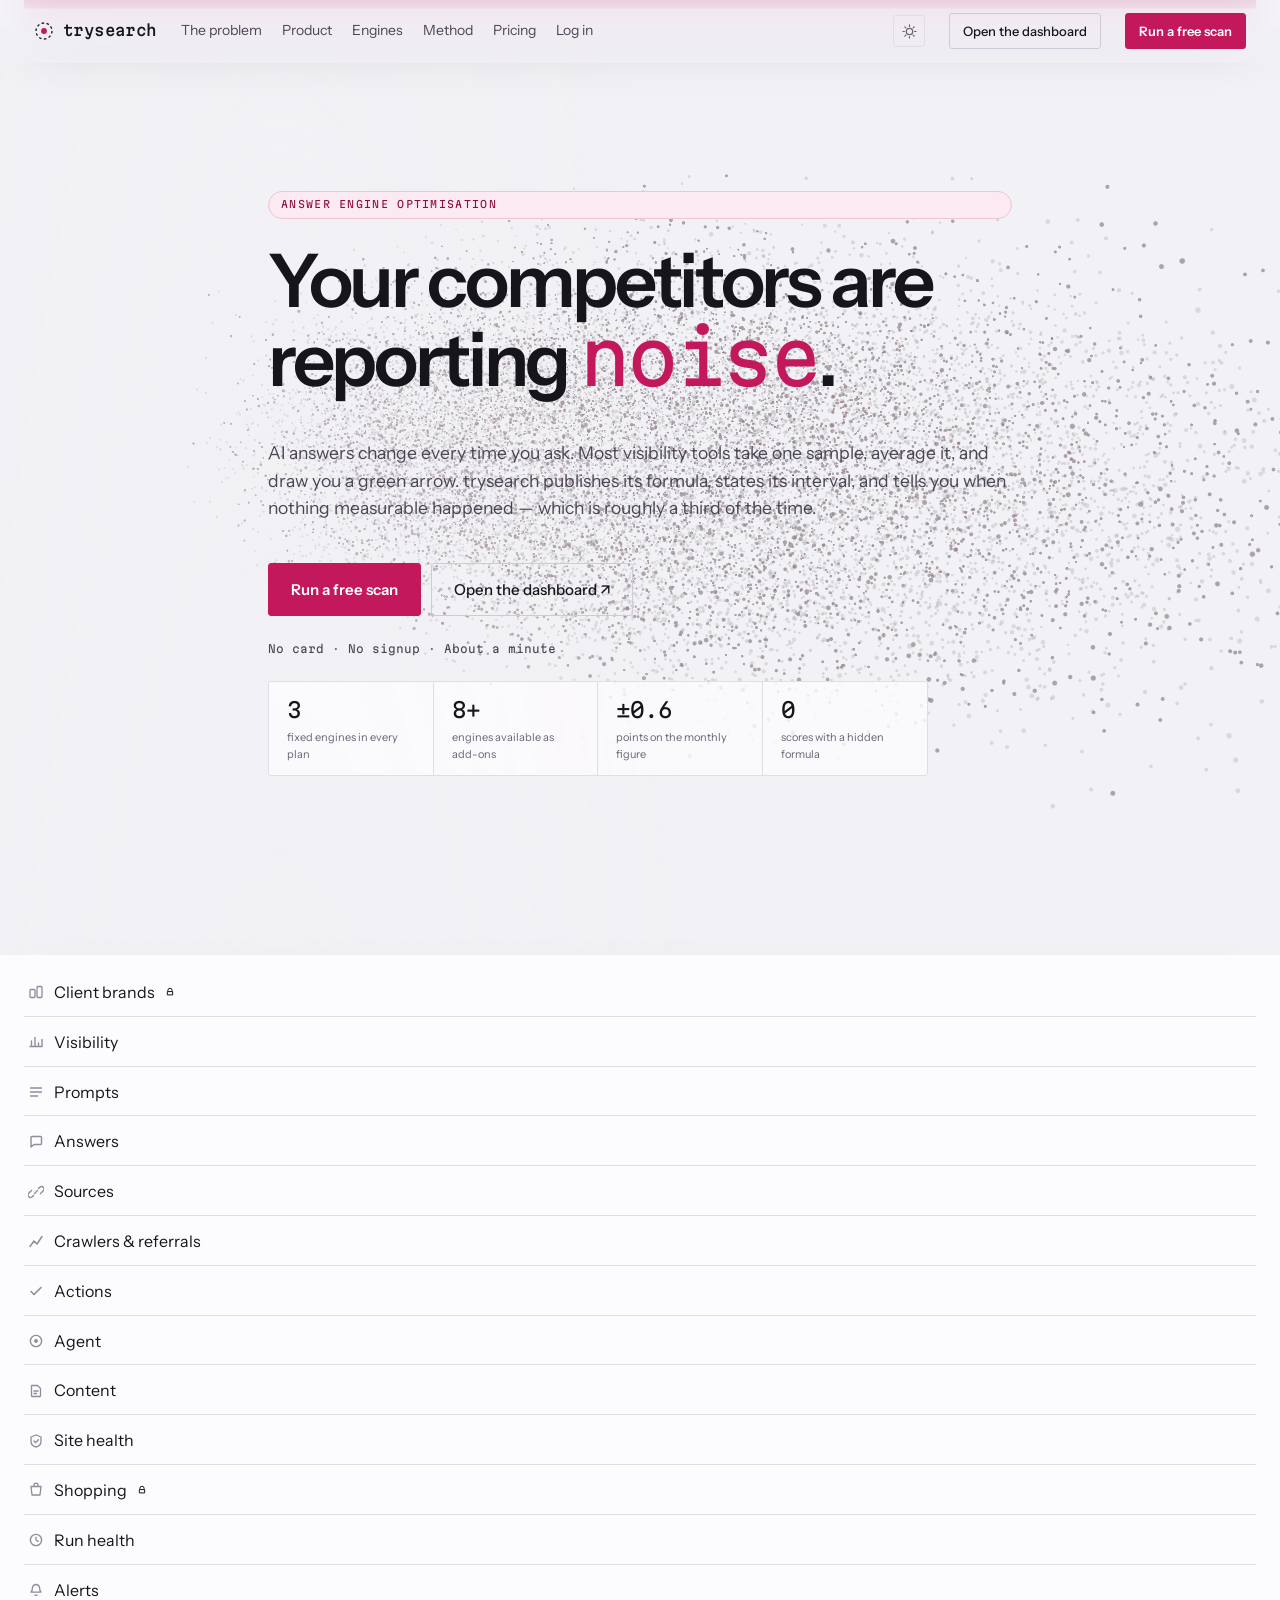
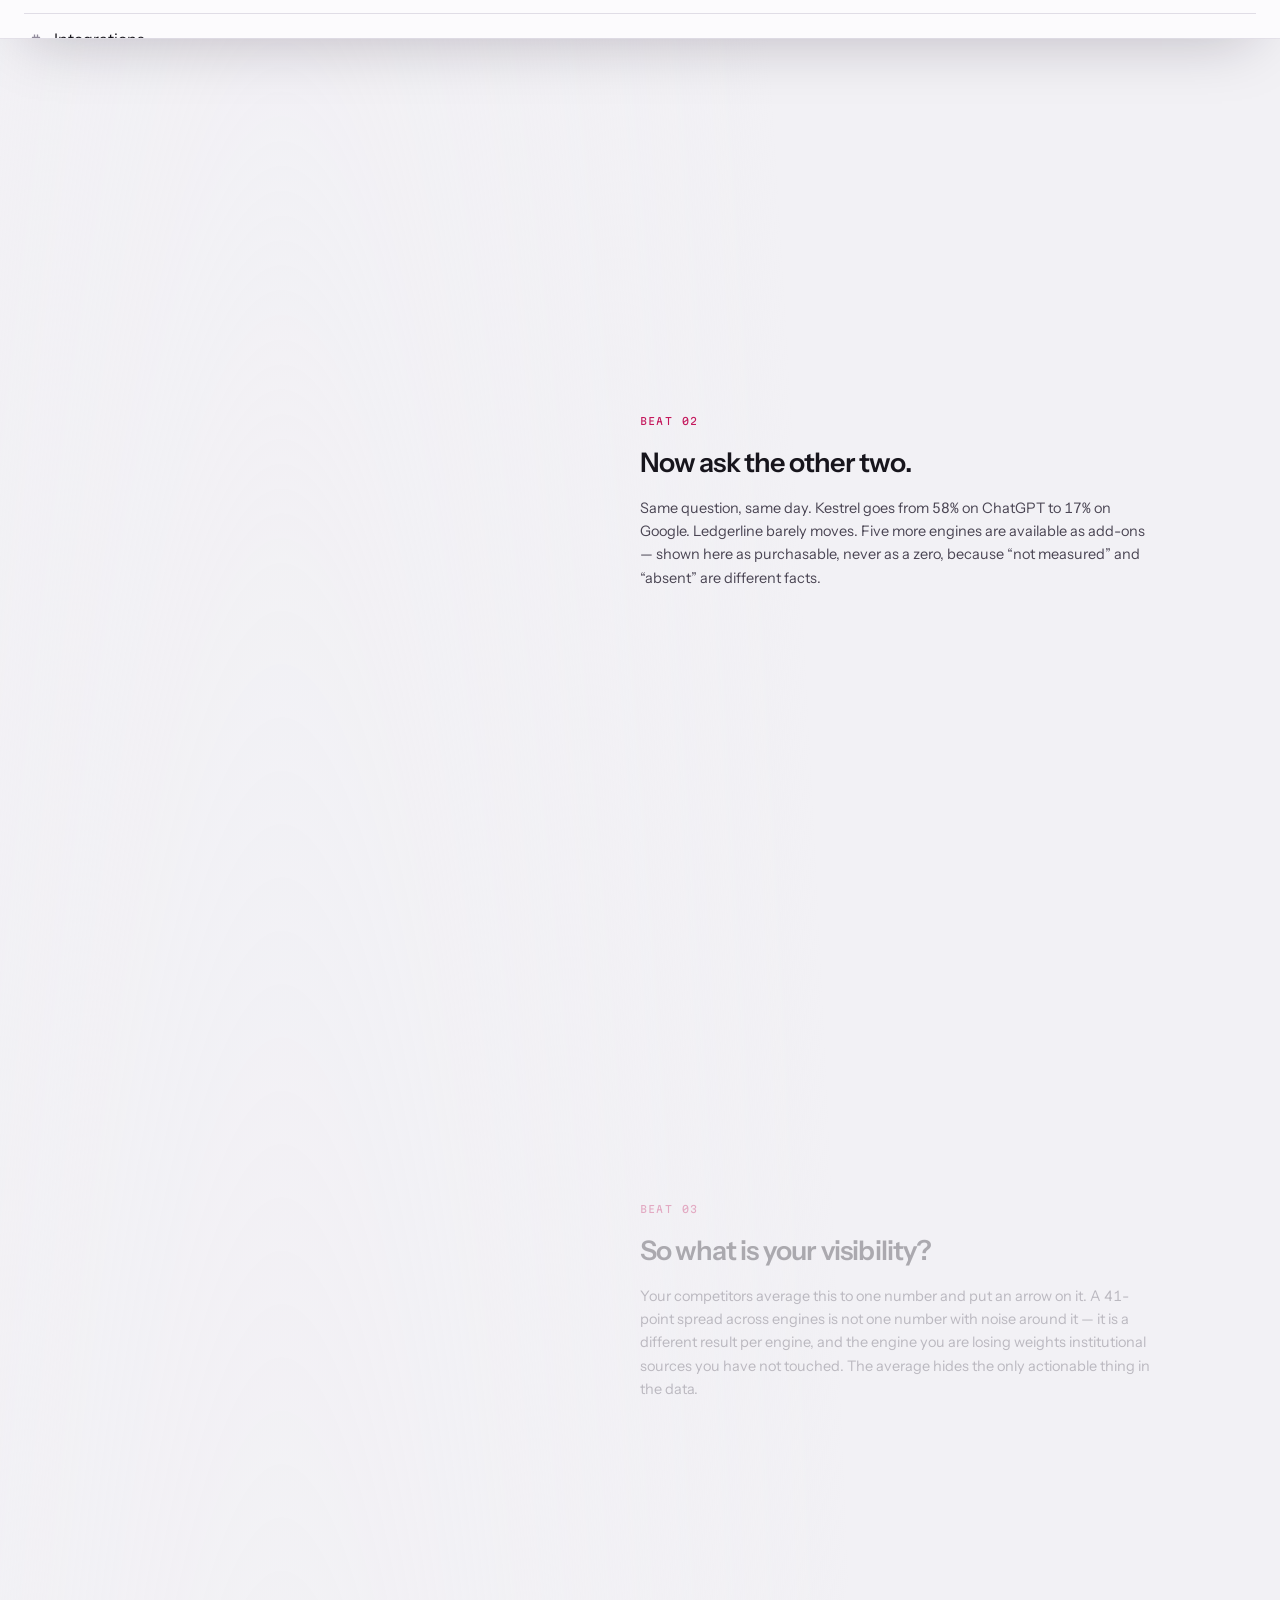
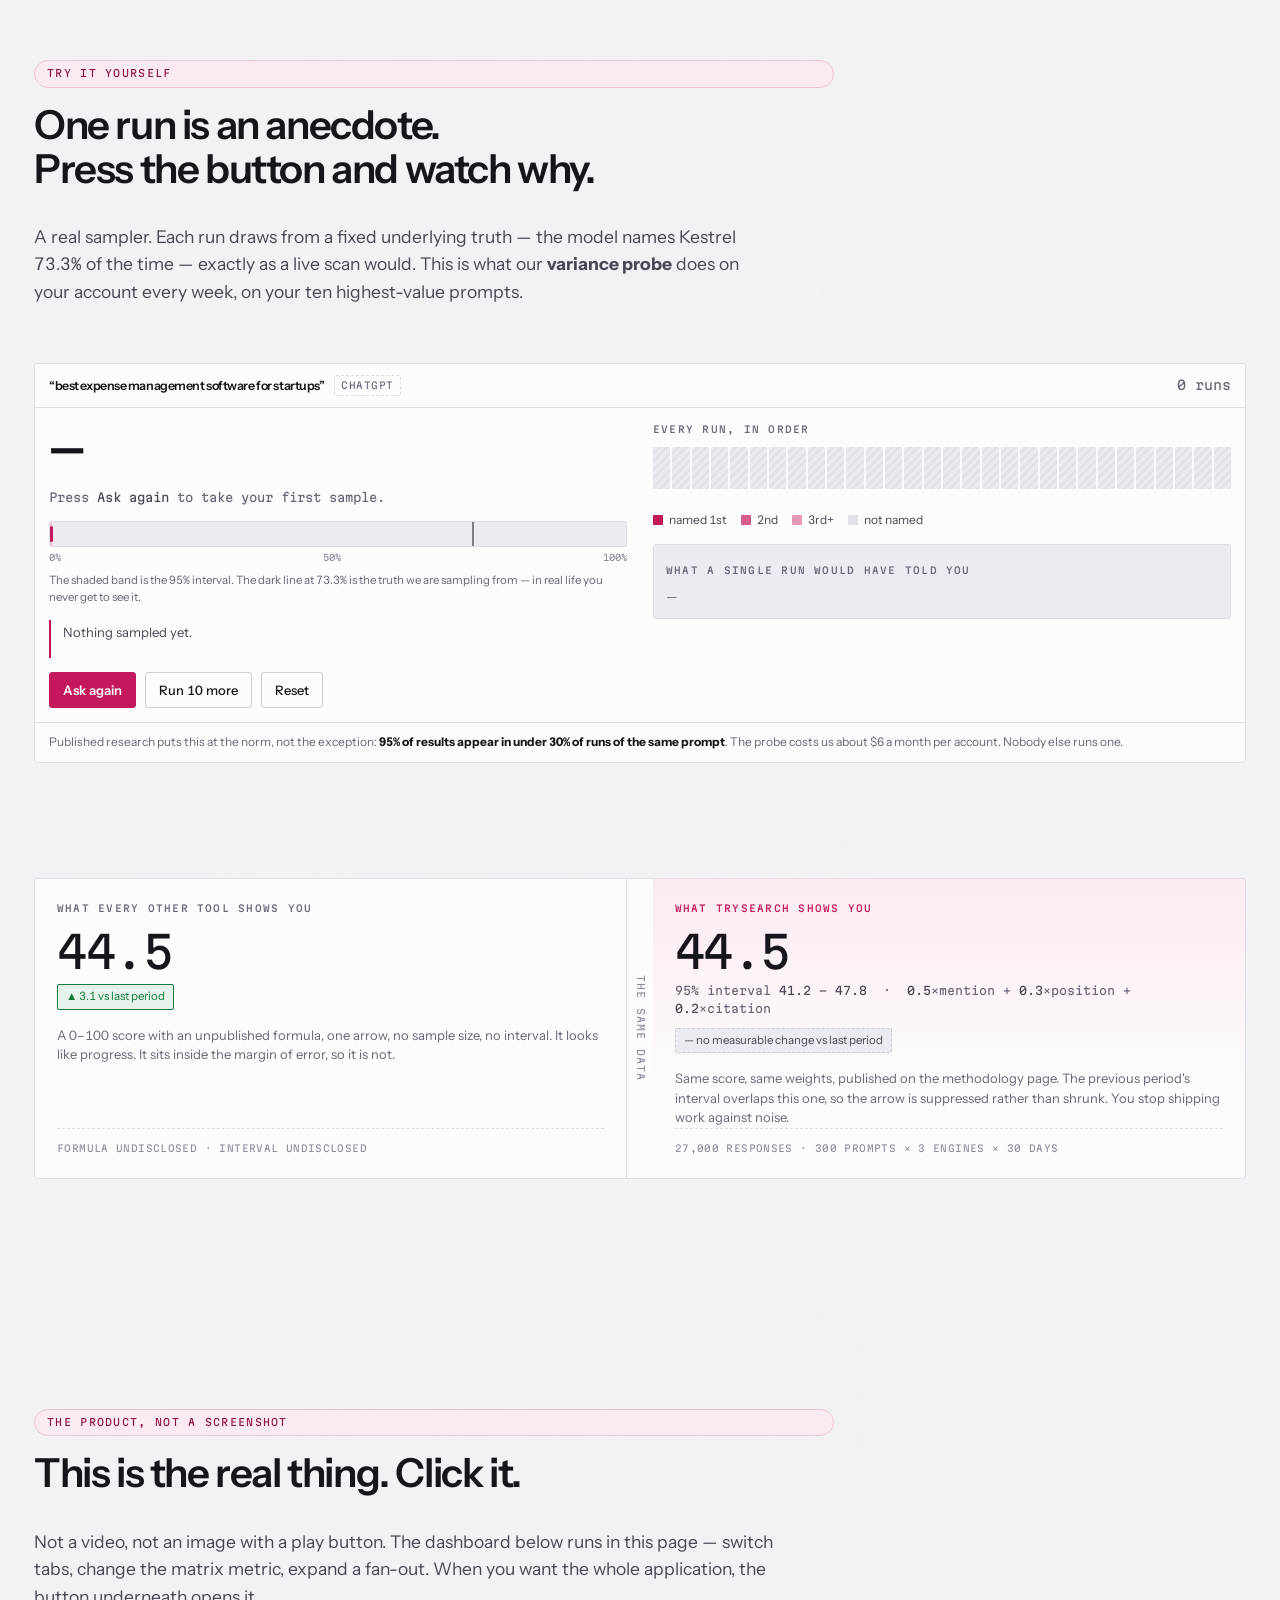
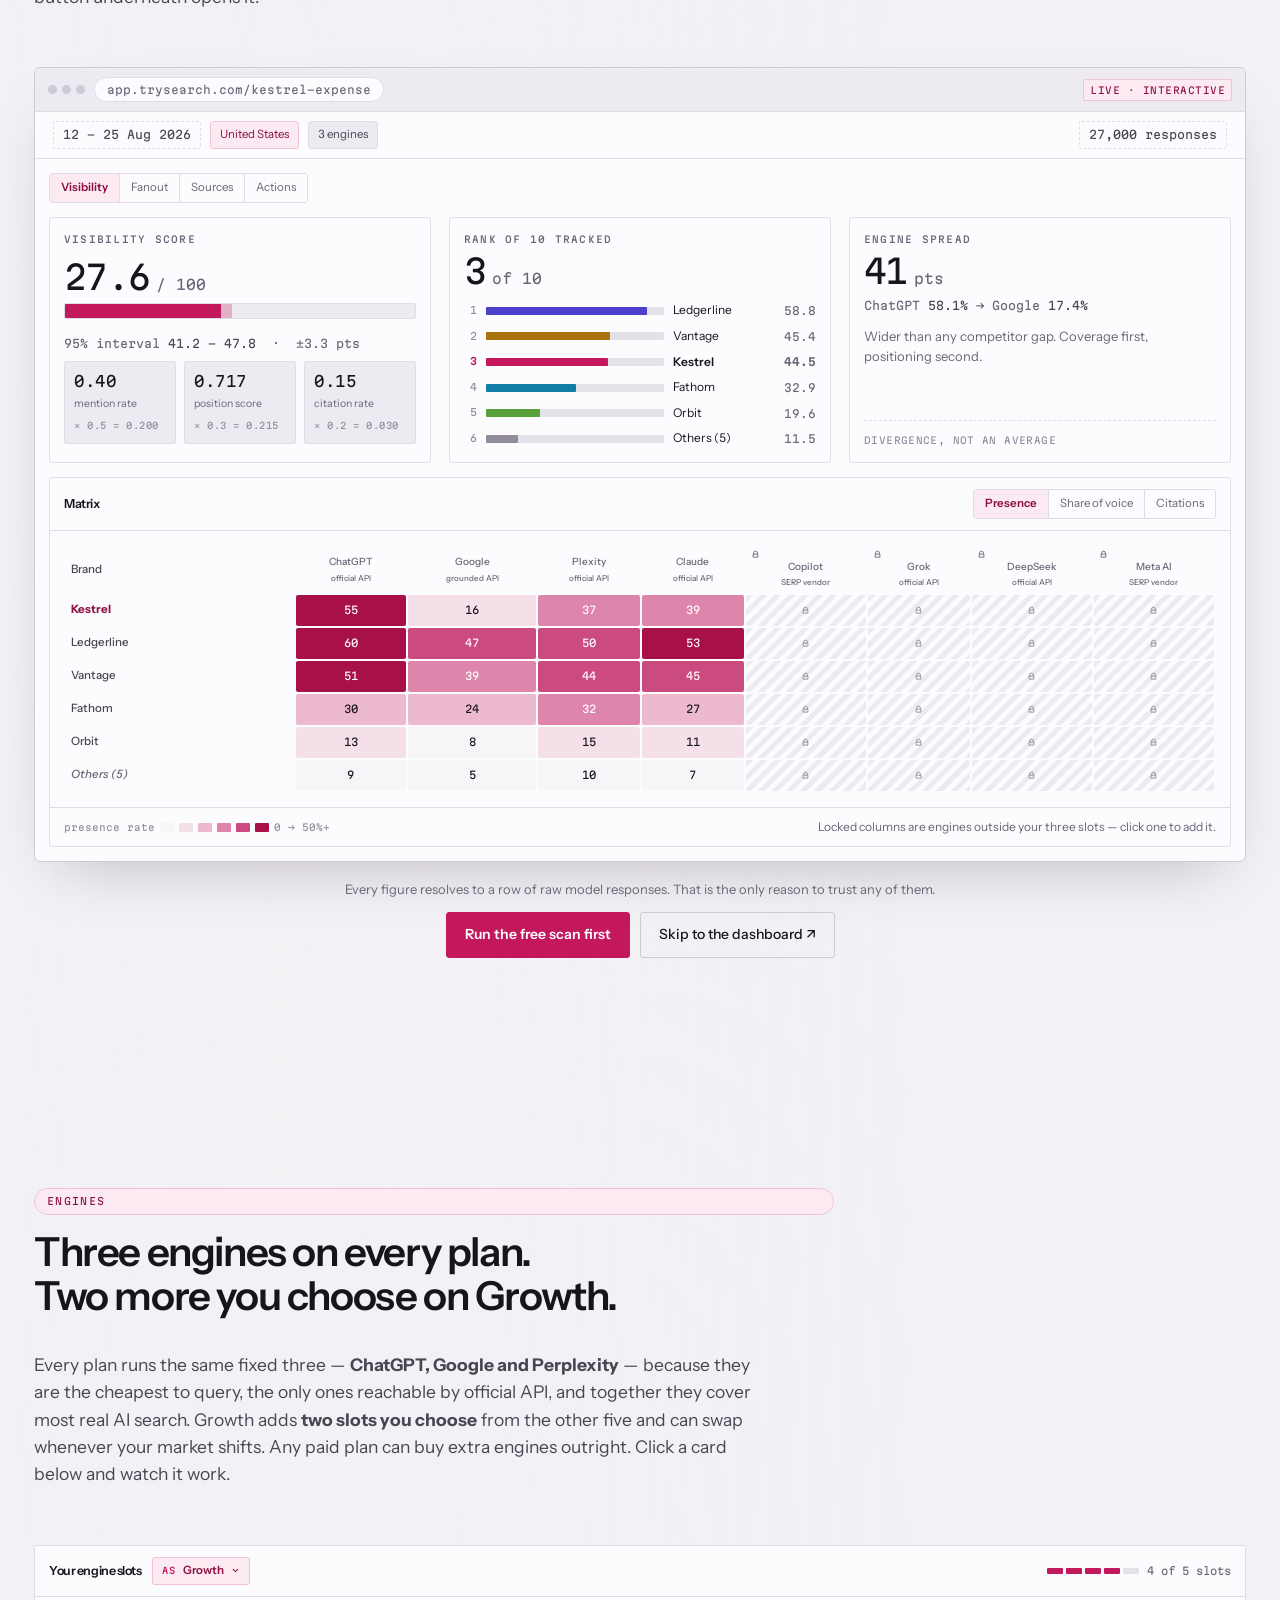
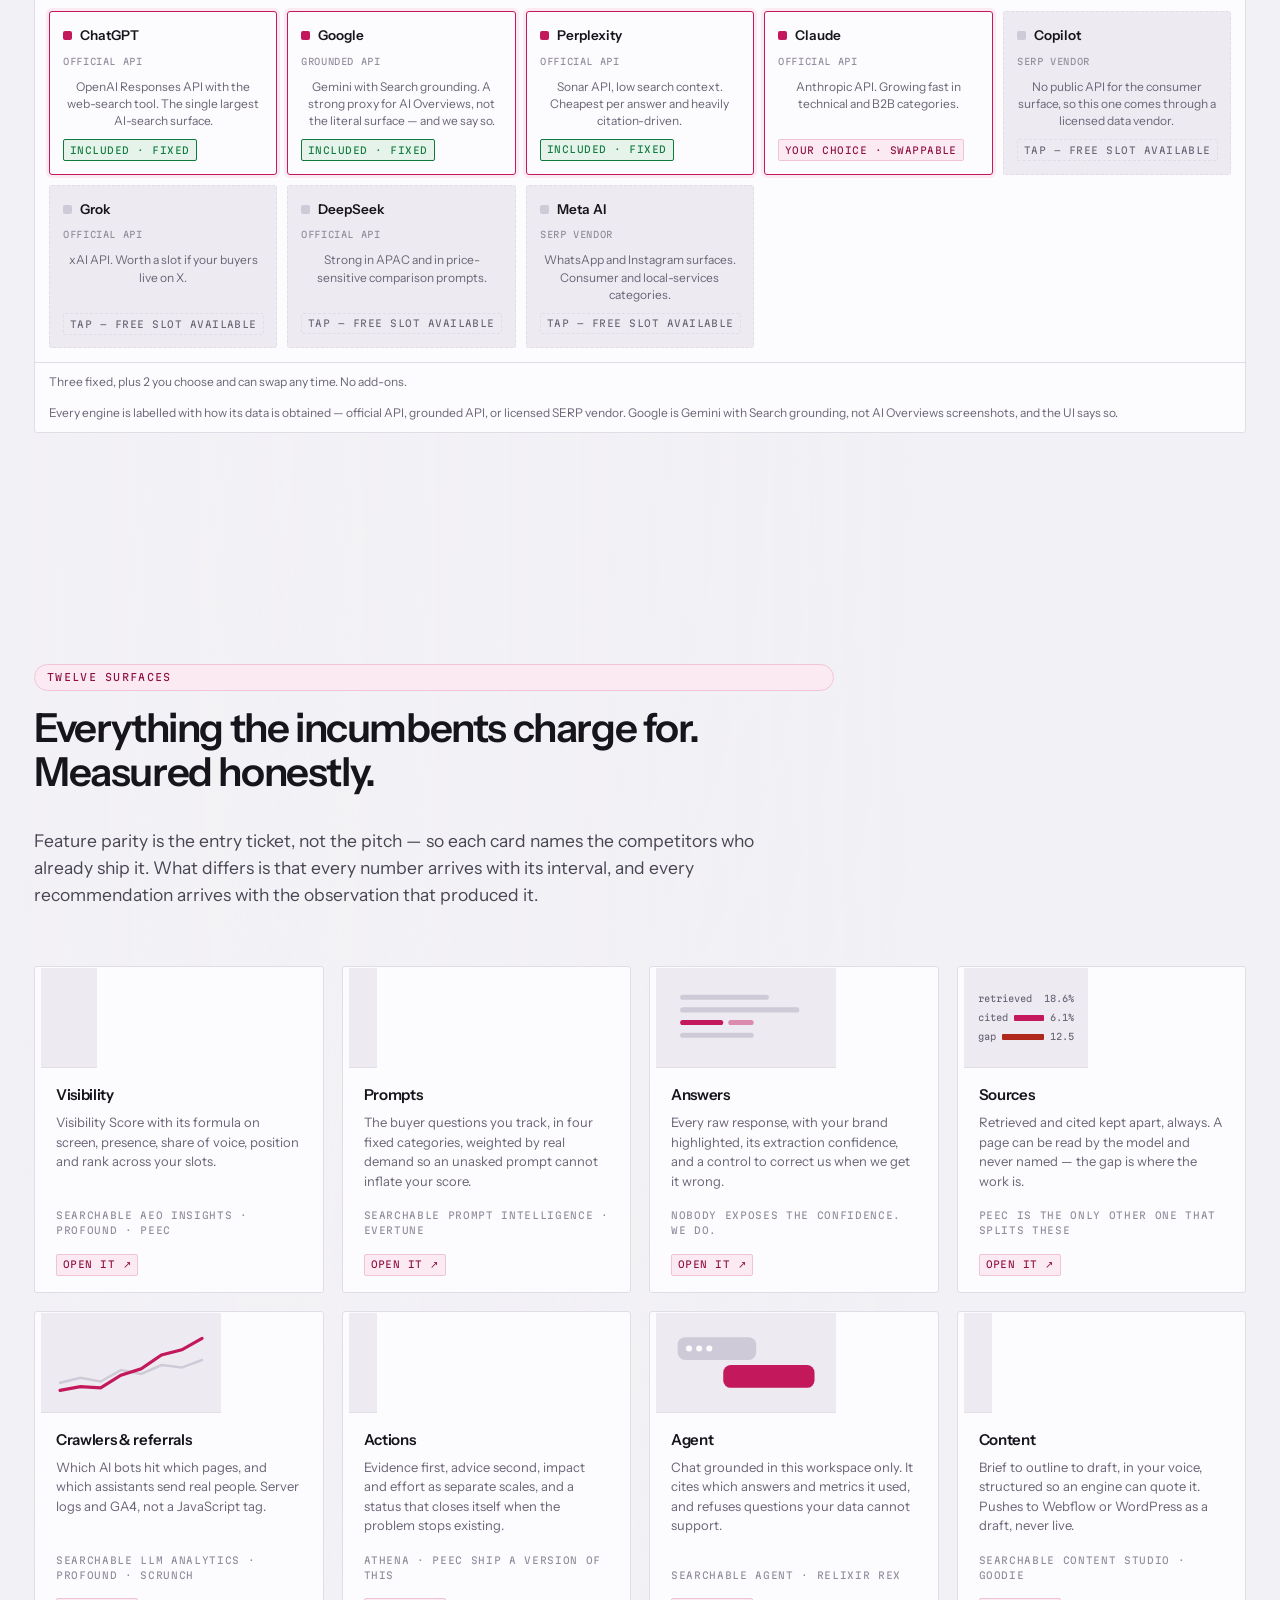
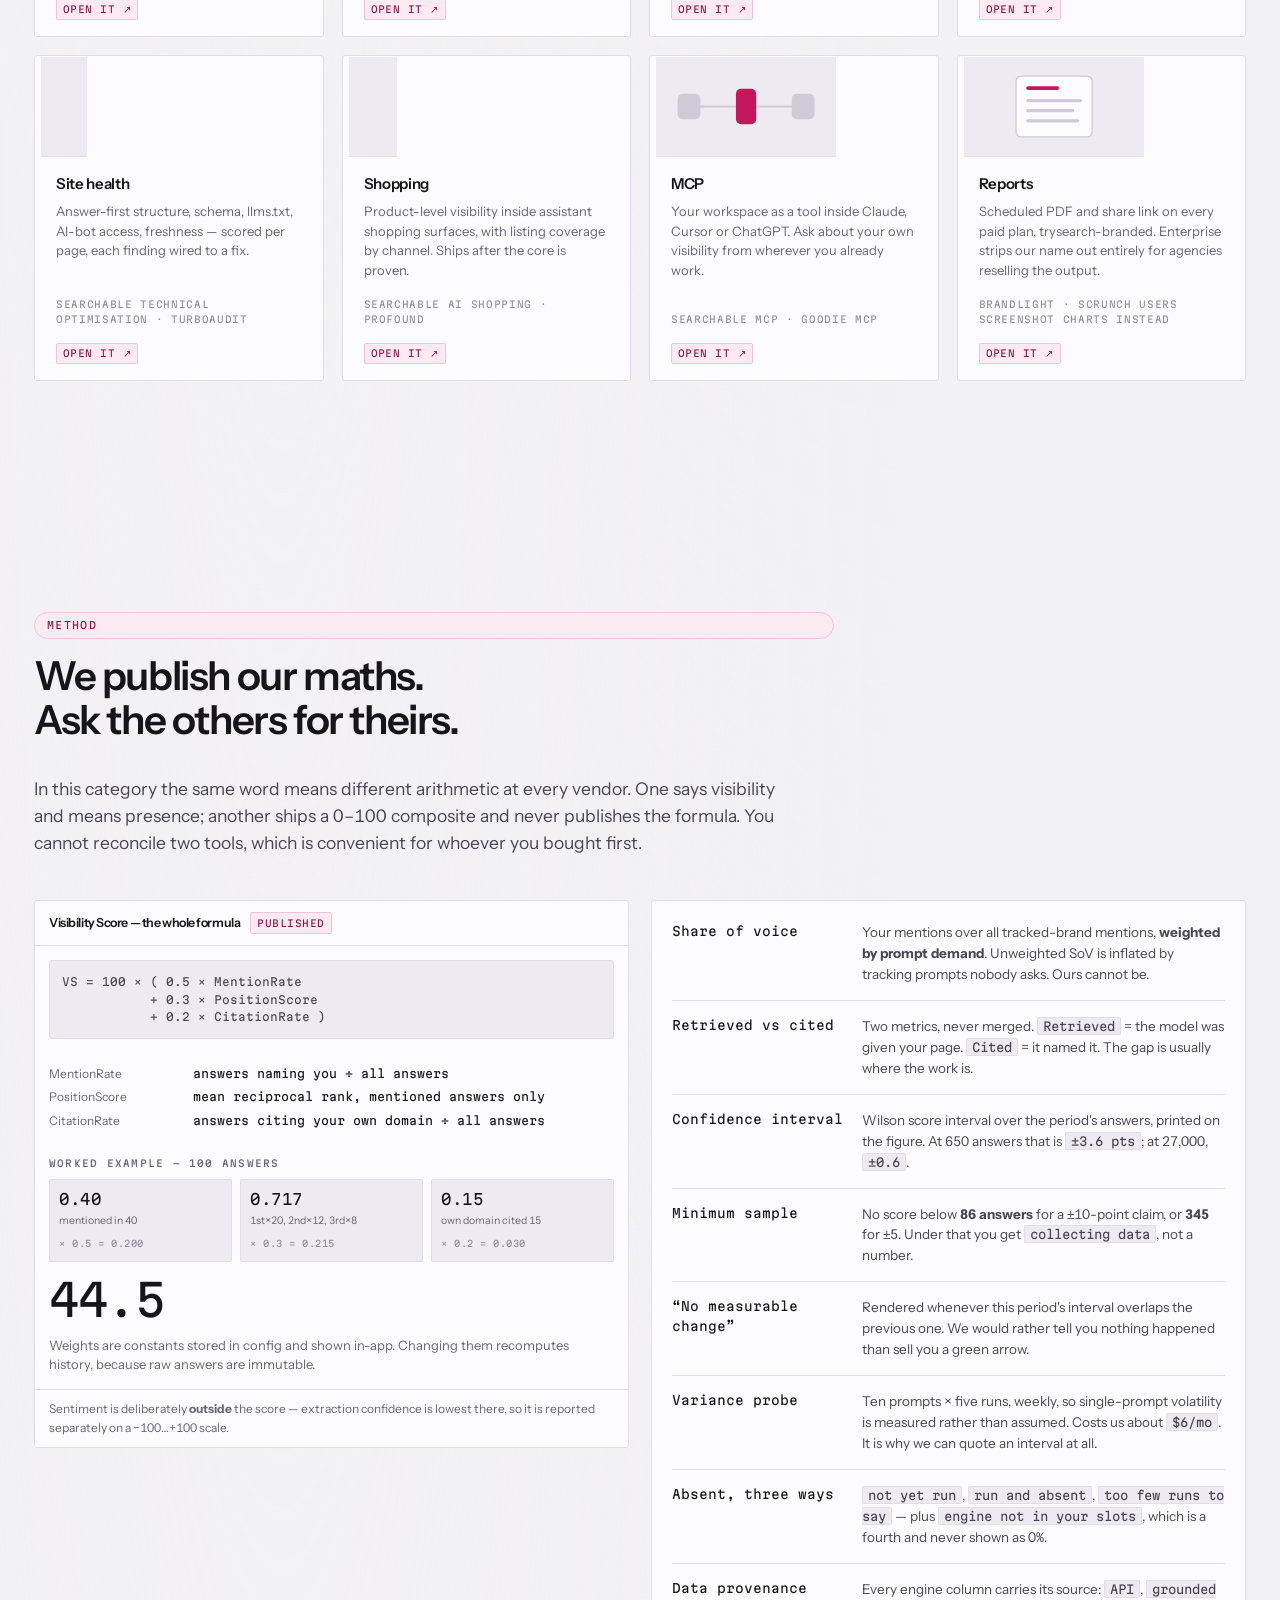
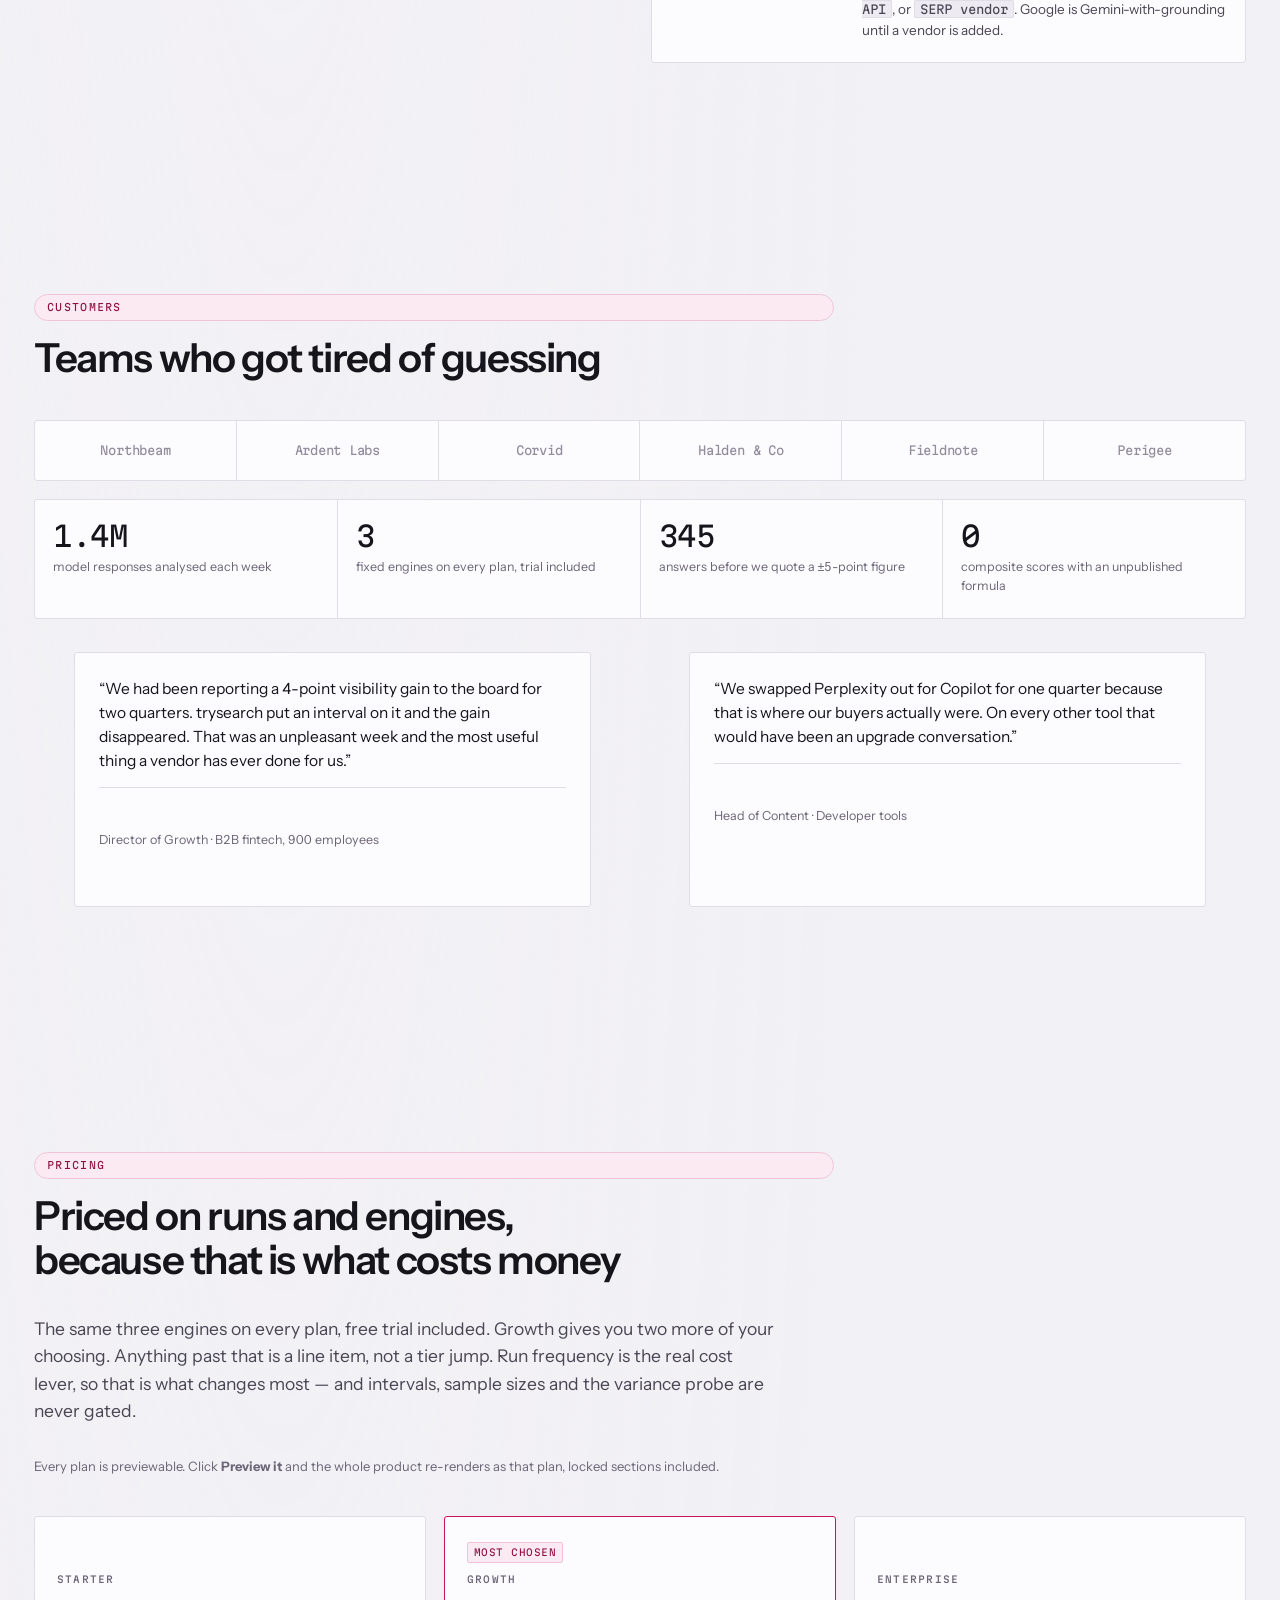
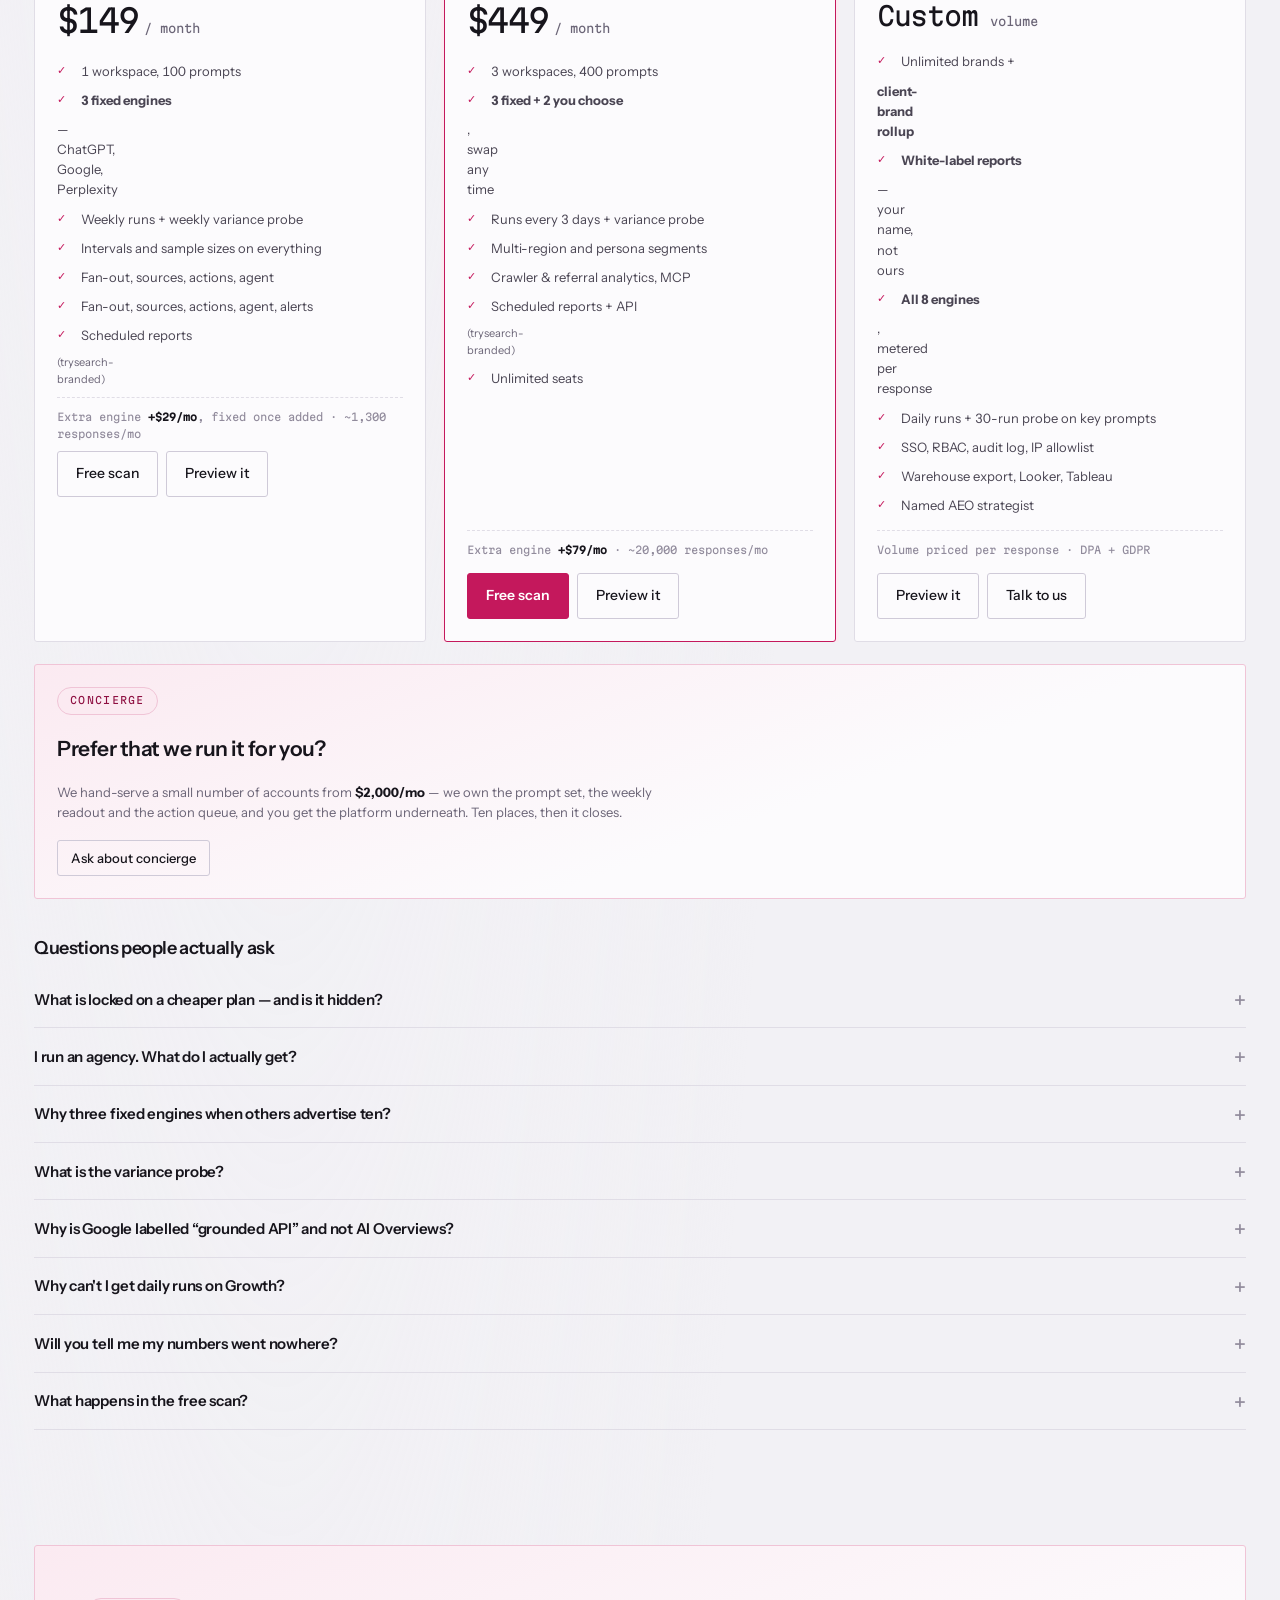
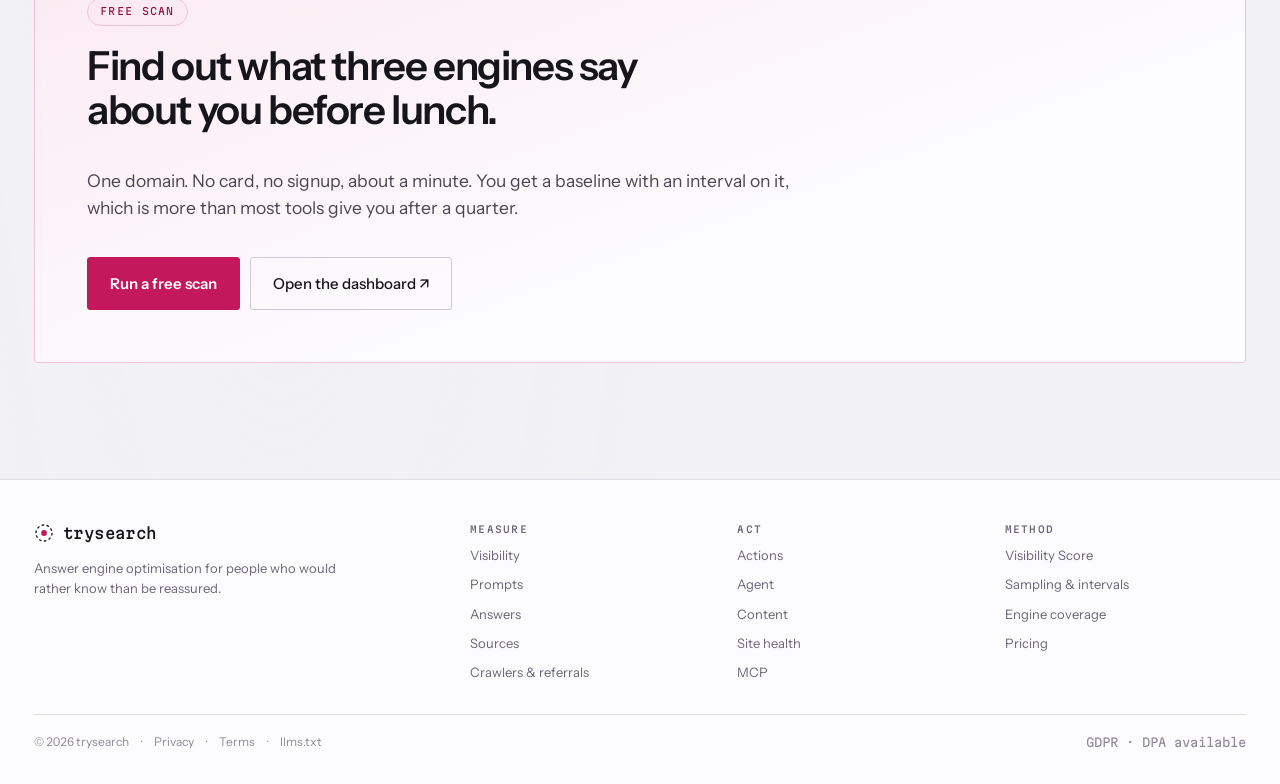
<file: index.html>
<!doctype html>
<html lang="en">
<head>
<meta charset="utf-8">
<meta name="viewport" content="width=device-width, initial-scale=1">
<title>trysearch</title>
  <meta name="description" content="See whether ChatGPT, Gemini, Perplexity and Claude mention your brand when buyers ask. Tracked prompts, real citations, and a visibility score that shows its confidence interval.">
  <meta name="theme-color" content="#ff7f11">
  <meta name="apple-mobile-web-app-capable" content="yes">
  <meta name="apple-mobile-web-app-title" content="trySearch">
  <link rel="manifest" href="/manifest.webmanifest">
  <link rel="apple-touch-icon" href="/trysearch-logo.png">
  <link rel="preconnect" href="https://fonts.googleapis.com">
<link rel="preconnect" href="https://fonts.gstatic.com" crossorigin>
<link rel="stylesheet" href="https://fonts.googleapis.com/css2?family=Instrument+Sans:ital,wght@0,400..700;1,400..600&family=Martian+Mono:wght@300;400;500;600&display=swap">
</head>
<body>
<style>
/* ══════════════════════════════════════════════════════════════════════
   trysearch — one file: marketing site → onboarding → product app
   Light palette on bare :root. Dark redefines TOKENS ONLY.
   No component rule ever declares a raw colour.
   ══════════════════════════════════════════════════════════════════════ */
:root{
  --ground:#F2F1F5; --surface:#FCFBFD; --surface-2:#EDEBF1; --surface-3:#E4E1E9;
  --ink:#17151C; --ink-2:#4A4553; --ink-3:#6B6577; --ink-4:#918B9C;
  --rule:#E0DDE6; --rule-2:#CFCAD8;
  --brand:#C4185C; --brand-ink:#8E0F41; --brand-wash:#FBEAF1; --brand-edge:#F0C4D6;
  --s1:#C4185C; --s2:#4B3FCB; --s3:#A8730B; --s4:#0F7FA8; --s5:#57A03C;
  --q0:#F7F5F8; --q1:#F5DFE8; --q2:#EDB9CF; --q3:#DE85AB; --q4:#CB4A7F; --q5:#A81049;
  --good:#0F7A3D; --good-wash:#E6F3EB;
  --warn:#9A6400; --warn-wash:#F7EFDF;
  --crit:#B0281B; --crit-wash:#F9EAE8;
  --pt-a:23,21,28; --pt-b:196,24,92; --pt-alpha:.58;
  --shadow:0 26px 60px -28px rgba(20,10,30,.26);
  --font-ui:'Instrument Sans','Helvetica Neue',Arial,sans-serif;
  --font-data:'Martian Mono',ui-monospace,'SF Mono',Menlo,monospace;
  --r:3px; --gut:24px; --rail:236px;
  --ease:cubic-bezier(.22,.72,.28,1);
  color-scheme:light;
}
@media (prefers-color-scheme:dark){:root:not([data-theme="light"]){
  --ground:#0F0E13; --surface:#17161D; --surface-2:#1E1D26; --surface-3:#282631;
  --ink:#ECEAF1; --ink-2:#BDB8C7; --ink-3:#948EA1; --ink-4:#6E687C;
  --rule:#282631; --rule-2:#38353F;
  --brand:#DB4A80; --brand-ink:#F2739F; --brand-wash:#2A1720; --brand-edge:#4A2434;
  --s1:#DB4A80; --s2:#7B74DB; --s3:#B5852B; --s4:#1D97BE; --s5:#5AA544;
  --q0:#1B1A22; --q1:#33202B; --q2:#4E2739; --q3:#77304F; --q4:#A83C67; --q5:#DB4A80;
  --good:#45B26B; --good-wash:#15281C; --warn:#D19A2E; --warn-wash:#2A2114;
  --crit:#E5645A; --crit-wash:#2C1917;
  --pt-a:214,209,228; --pt-b:229,88,140; --pt-alpha:.92;
  --shadow:0 26px 60px -26px rgba(0,0,0,.6);
  color-scheme:dark;
}}
:root[data-theme="dark"]{
  --ground:#0F0E13; --surface:#17161D; --surface-2:#1E1D26; --surface-3:#282631;
  --ink:#ECEAF1; --ink-2:#BDB8C7; --ink-3:#948EA1; --ink-4:#6E687C;
  --rule:#282631; --rule-2:#38353F;
  --brand:#DB4A80; --brand-ink:#F2739F; --brand-wash:#2A1720; --brand-edge:#4A2434;
  --s1:#DB4A80; --s2:#7B74DB; --s3:#B5852B; --s4:#1D97BE; --s5:#5AA544;
  --q0:#1B1A22; --q1:#33202B; --q2:#4E2739; --q3:#77304F; --q4:#A83C67; --q5:#DB4A80;
  --good:#45B26B; --good-wash:#15281C; --warn:#D19A2E; --warn-wash:#2A2114;
  --crit:#E5645A; --crit-wash:#2C1917;
  --pt-a:214,209,228; --pt-b:229,88,140; --pt-alpha:.92;
  --shadow:0 26px 60px -26px rgba(0,0,0,.6);
  color-scheme:dark;
}

*{box-sizing:border-box}
[hidden]{display:none !important}
html{overflow-x:clip;scroll-behavior:smooth}
body{margin:0;background:var(--ground);color:var(--ink);font-family:var(--font-ui);
  font-size:15px;line-height:1.55;-webkit-font-smoothing:antialiased;
  font-variant-numeric:tabular-nums;overflow-x:clip}
a{color:inherit;text-decoration:none}
button{font:inherit;color:inherit}
:focus-visible{outline:2px solid var(--brand);outline-offset:3px;border-radius:2px}
svg{display:block}
@media (prefers-reduced-motion:reduce){*{animation-duration:.01ms !important;
  animation-iteration-count:1 !important;transition-duration:.01ms !important;scroll-behavior:auto}}

/* ─────────── type utilities ─────────── */
.mono{font-family:var(--font-data);font-variant-numeric:tabular-nums}
.lbl{font-family:var(--font-data);font-size:9.5px;font-weight:500;letter-spacing:.13em;
  text-transform:uppercase;color:var(--ink-3)}
.hint{font-size:13px;color:var(--ink-3);line-height:1.5}
.eyebrow{display:inline-flex;align-items:center;gap:8px;font-family:var(--font-data);font-size:10px;
  letter-spacing:.13em;text-transform:uppercase;color:var(--brand-ink);background:var(--brand-wash);
  border:1px solid var(--brand-edge);border-radius:999px;padding:5px 12px}
h1,h2,h3,h4{margin:0;letter-spacing:-.035em;text-wrap:balance;font-weight:600}
h1{font-size:clamp(34px,6vw,74px);line-height:1.03;letter-spacing:-.045em}
h2{font-size:clamp(25px,3.4vw,40px);line-height:1.1}
h3{font-size:18px;letter-spacing:-.022em}
h1 em,h2 em{font-style:normal;font-family:var(--font-data);font-weight:400;
  letter-spacing:-.055em;color:var(--brand)}
.lede{font-size:clamp(15px,1.4vw,17.5px);color:var(--ink-2);max-width:62ch;line-height:1.56}
.spacer{flex:1}
.r{text-align:right}

/* ─────────── 3D stage ─────────── */
#stage{position:fixed;inset:0;width:100%;height:100%;z-index:0;pointer-events:none;
  transition:opacity .5s var(--ease)}
.above{position:relative;z-index:1}

/* ─────────── shared components ─────────── */
.btn{display:inline-flex;align-items:center;justify-content:center;gap:8px;background:var(--brand);
  color:#fff;border:1px solid var(--brand);border-radius:var(--r);padding:11px 18px;font-size:14px;
  font-weight:600;cursor:pointer;white-space:nowrap;
  transition:background .16s,border-color .16s,transform .18s var(--ease)}
.btn:hover{background:var(--brand-ink);border-color:var(--brand-ink)}
.btn.ghost{background:none;color:var(--ink);border-color:var(--rule-2);font-weight:500}
.btn.ghost:hover{background:var(--surface);border-color:var(--ink-4)}
.btn.sm{padding:7px 13px;font-size:13px}
.btn.lg{padding:14px 22px;font-size:15px}
.btn:disabled{opacity:.42;cursor:not-allowed;transform:none !important}
.iconbtn{background:none;border:1px solid var(--rule);border-radius:var(--r);width:32px;height:32px;
  display:grid;place-items:center;cursor:pointer;color:var(--ink-3);flex:none}
.iconbtn:hover{border-color:var(--rule-2);color:var(--ink)}

.panel{background:var(--surface);border:1px solid var(--rule);border-radius:var(--r)}
.ph{display:flex;align-items:center;gap:10px;padding:11px 14px;border-bottom:1px solid var(--rule);
  min-height:44px;flex-wrap:wrap}
.ph h4{font-size:12.5px;font-weight:600}
.pb{padding:14px}
.pf{padding:10px 14px;border-top:1px solid var(--rule);font-size:12px;color:var(--ink-3);
  display:flex;gap:12px;align-items:center;flex-wrap:wrap}
.cols{display:grid;gap:18px}
.c2{grid-template-columns:repeat(2,minmax(0,1fr))}
.c3{grid-template-columns:repeat(3,minmax(0,1fr))}
.c4{grid-template-columns:repeat(4,minmax(0,1fr))}

.chip{display:inline-flex;align-items:center;gap:6px;background:var(--surface-2);
  border:1px solid var(--rule);border-radius:var(--r);padding:4px 9px;font-size:11.5px;
  color:var(--ink-2);cursor:pointer;white-space:nowrap;transition:border-color .15s}
.chip:hover{border-color:var(--rule-2)}
.chip .lbl{font-size:9px;color:var(--ink-4);letter-spacing:.08em}
.chip.on{background:var(--brand-wash);border-color:var(--brand-edge);color:var(--brand-ink)}
.chip.plain{cursor:default;border-style:dashed;background:none}
.chip.plain:hover{border-color:var(--rule)}

.badge{display:inline-flex;align-items:center;gap:4px;font-family:var(--font-data);font-size:9.5px;
  letter-spacing:.05em;text-transform:uppercase;padding:2.5px 6px;border-radius:2px;
  border:1px solid var(--rule);color:var(--ink-2);white-space:nowrap}
.badge.yes{color:var(--good);border-color:var(--good);background:var(--good-wash)}
.badge.no{color:var(--crit);border-color:var(--crit);background:var(--crit-wash)}
.badge.thin{color:var(--ink-3);border-style:dashed}
.badge.brand{color:var(--brand-ink);border-color:var(--brand-edge);background:var(--brand-wash)}
.pill{display:inline-flex;align-items:center;gap:5px;font-size:11px;padding:2.5px 9px;
  border-radius:999px;border:1px solid var(--rule);color:var(--ink-2);background:var(--surface-2)}
.pill.good{color:var(--good);border-color:var(--good);background:var(--good-wash)}
.pips{display:inline-flex;gap:2px}
.pips i{width:5px;height:10px;border-radius:1px;background:var(--surface-3);display:block}
.pips i.on{background:var(--ink-2)}
.pips.imp i.on{background:var(--brand)}
.pips.hard i.on{background:var(--crit)}

.seg{display:inline-flex;border:1px solid var(--rule);border-radius:var(--r);overflow:hidden;
  align-self:flex-start;max-width:100%}
.seg button{background:var(--surface);border:0;padding:5px 11px;font-size:11.5px;cursor:pointer;
  color:var(--ink-3);border-right:1px solid var(--rule);white-space:nowrap}
.seg button:last-child{border-right:0}
.seg button[aria-pressed="true"],.seg button[aria-selected="true"]{background:var(--brand-wash);
  color:var(--brand-ink);font-weight:600}

/* readout */
.readout{display:flex;flex-direction:column;padding:14px}
.rval{display:flex;align-items:baseline;gap:7px;margin-top:8px}
.rval b{font-family:var(--font-data);font-weight:400;font-size:clamp(27px,3vw,33px);
  letter-spacing:-.05em;line-height:1}
.rval .u{font-family:var(--font-data);font-size:14px;color:var(--ink-3)}
.ci{font-family:var(--font-data);font-size:11.5px;color:var(--ink-3);margin-top:8px}
.ci b{color:var(--ink-2);font-weight:400}
.verdict{display:inline-flex;align-items:center;gap:5px;margin-top:10px;font-size:11.5px;
  padding:3px 8px;border-radius:2px;border:1px dashed var(--rule-2);color:var(--ink-2);
  background:var(--surface-2);align-self:flex-start}
.verdict.up{color:var(--good);border-style:solid;border-color:var(--good);background:var(--good-wash)}
.verdict.down{color:var(--crit);border-style:solid;border-color:var(--crit);background:var(--crit-wash)}
.sample{margin-top:auto;padding-top:12px;border-top:1px dashed var(--rule);font-family:var(--font-data);
  font-size:9.5px;letter-spacing:.04em;color:var(--ink-4);text-transform:uppercase}

/* ladder */
.ladder{display:flex;flex-direction:column;gap:7px;margin-top:12px}
.lrow{display:grid;grid-template-columns:13px 1fr minmax(60px,88px) 46px;gap:9px;align-items:center;
  font-size:12px}
.lrow .pos{font-family:var(--font-data);font-size:10px;color:var(--ink-4);text-align:right}
.lrow .nm{overflow:hidden;text-overflow:ellipsis;white-space:nowrap}
.lbar{height:8px;background:var(--surface-3);border-radius:1px;overflow:hidden}
.lbar i{display:block;height:100%;width:0;background:var(--ink-4);border-radius:0 1px 1px 0;
  transition:width .8s var(--ease)}
.lrow.you{font-weight:600}
.lrow.you .lbar i{background:var(--brand)}
.lrow.you .pos{color:var(--brand)}
.lval{font-family:var(--font-data);font-size:11px;color:var(--ink-3);text-align:right}

/* ticks / run strip */
.ticks{display:flex;gap:2px;align-items:stretch;height:34px}
.tick{flex:1;min-width:3px;border-radius:1px;background:var(--surface-3);
  transition:background .35s var(--ease),opacity .35s var(--ease),transform .3s var(--ease)}
.tick.hit{background:var(--brand)}
.tick.p2{opacity:.7}.tick.p3{opacity:.44}
.tick.pop{transform:scaleY(1.14)}
.tick.pending{background:repeating-linear-gradient(135deg,var(--surface-2) 0 3px,var(--surface-3) 3px 6px)}
.striplegend{display:flex;gap:14px;flex-wrap:wrap;margin-top:12px}
.lgi{display:inline-flex;align-items:center;gap:6px;font-size:12px;color:var(--ink-2)}
.sq{width:10px;height:10px;border-radius:1px;flex:none}
.swl{width:11px;height:3px;border-radius:2px;flex:none}

/* matrix */
.mx{width:100%;border-collapse:separate;border-spacing:2px;font-size:11.5px}
.mx th{font-weight:500;color:var(--ink-3);font-size:10px;padding:3px 5px;text-align:center;
  white-space:nowrap}
.mx th.rowh{text-align:left;min-width:112px;color:var(--ink-2);font-size:11.5px}
.mx td{padding:0}
.cell{width:100%;min-width:40px;height:31px;border:0;border-radius:2px;cursor:pointer;
  font-family:var(--font-data);font-size:10.5px;color:var(--ink);display:grid;place-items:center;
  transition:box-shadow .12s,transform .3s var(--ease);opacity:0;transform:scale(.9)}
.cell.lit{opacity:1;transform:none}
.cell:hover{box-shadow:inset 0 0 0 2px var(--ink)}
.mx tr.you th.rowh{font-weight:700;color:var(--brand-ink)}
.q0{background:var(--q0)}.q1{background:var(--q1)}.q2{background:var(--q2)}
.q3{background:var(--q3);color:#fff}.q4{background:var(--q4);color:#fff}.q5{background:var(--q5);color:#fff}
.nodata{background:repeating-linear-gradient(135deg,var(--surface-2) 0 4px,var(--surface) 4px 8px);
  color:var(--ink-4)}
.ramp{display:flex;align-items:center;gap:5px;font-family:var(--font-data);font-size:9.5px;
  color:var(--ink-4);flex-wrap:wrap}
.ramp i{width:14px;height:9px;border-radius:1px;display:block}

/* tables — reflow to cards on phones */
.tw{overflow-x:auto;-webkit-overflow-scrolling:touch}
table.data{width:100%;border-collapse:collapse;font-size:12.5px}
table.data th{text-align:left;font-family:var(--font-data);font-size:9.5px;font-weight:500;
  letter-spacing:.08em;text-transform:uppercase;color:var(--ink-3);padding:9px 12px;
  border-bottom:1px solid var(--rule);white-space:nowrap}
table.data td{padding:10px 12px;border-bottom:1px solid var(--rule);vertical-align:middle}
table.data tbody tr:hover{background:var(--surface-2)}
.tnum{font-family:var(--font-data);font-size:11.5px}
.sub{font-size:11px;color:var(--ink-3)}
.rowbtn{background:none;border:0;padding:0;cursor:pointer;color:inherit;display:grid;place-items:center}
.caret{transition:transform .16s var(--ease);color:var(--ink-4)}
tr[data-open] .caret{transform:rotate(90deg)}
.expand{background:var(--surface-2)}
.expand .inner{padding:11px 12px 14px 32px;display:flex;flex-direction:column;gap:8px}
.fq{display:flex;gap:9px;align-items:baseline;font-size:12px;padding:5px 9px;background:var(--surface);
  border-radius:2px;border-left:2px solid var(--brand-edge)}
.fq .n{font-family:var(--font-data);font-size:9.5px;color:var(--ink-4)}
.sent{display:inline-flex;align-items:center;gap:6px;font-family:var(--font-data);font-size:11px}
.sbar{width:34px;height:5px;border-radius:1px;background:var(--surface-3);overflow:hidden;flex:none}
.sbar i{display:block;height:100%}

/* action card */
.action{background:var(--surface);border:1px solid var(--rule);border-radius:var(--r);overflow:hidden}
.ahead{display:flex;align-items:center;gap:9px;padding:10px 14px;border-bottom:1px solid var(--rule);
  background:var(--surface-2);flex-wrap:wrap}
.prov{font-family:var(--font-data);font-size:9px;letter-spacing:.09em;text-transform:uppercase;
  color:var(--ink-4)}
.evidence{padding:12px 14px;border-bottom:1px dashed var(--rule)}
.evidence .lbl{color:var(--brand)}
.evidence ul{margin:8px 0 0;padding:0;list-style:none;display:flex;flex-direction:column;gap:7px}
.evidence li{display:grid;grid-template-columns:auto 1fr;gap:9px;font-size:12.5px;color:var(--ink-2)}
.fig{font-family:var(--font-data);font-size:11px;color:var(--ink);background:var(--surface-2);
  border:1px solid var(--rule);border-radius:2px;padding:0 5px;white-space:nowrap;align-self:start}
.advice{padding:12px 14px}
.advice p{margin:5px 0 0;font-size:12.5px;color:var(--ink-2);max-width:72ch}
.afoot{padding:10px 14px;border-top:1px solid var(--rule);display:flex;align-items:center;gap:10px;
  flex-wrap:wrap}
.ie{display:flex;align-items:center;gap:8px;font-family:var(--font-data);font-size:10px;color:var(--ink-3)}
.empty{padding:20px;text-align:center;border:1px dashed var(--rule-2);border-radius:var(--r);
  background:var(--surface-2)}
.empty p{margin:7px auto 0;max-width:46ch;font-size:12px;color:var(--ink-3)}

/* ─────────── reveals & counters (restrained) ─────────── */
.rv{opacity:0;transform:translateY(16px);transition:opacity .55s var(--ease),transform .55s var(--ease)}
.rv.in{opacity:1;transform:none}
.stag>*{opacity:0;transform:translateY(14px);transition:opacity .5s var(--ease),transform .5s var(--ease)}
.stag.in>*{opacity:1;transform:none}
.stag.in>*:nth-child(1){transition-delay:0s}
.stag.in>*:nth-child(2){transition-delay:.07s}
.stag.in>*:nth-child(3){transition-delay:.14s}
.stag.in>*:nth-child(4){transition-delay:.21s}
.stag.in>*:nth-child(5){transition-delay:.28s}
.stag.in>*:nth-child(6){transition-delay:.35s}
.stag.in>*:nth-child(7){transition-delay:.42s}
.stag.in>*:nth-child(8){transition-delay:.49s}
@media (prefers-reduced-motion:reduce){.rv,.stag>*{opacity:1;transform:none}
  .cell{opacity:1;transform:none}}
.drawline{stroke-dasharray:var(--len);stroke-dashoffset:var(--len);
  transition:stroke-dashoffset 1.15s var(--ease)}
.drawline.in{stroke-dashoffset:0}

/* ══════════════════════ SITE (marketing) ══════════════════════ */
.wrap{max-width:1260px;margin:0 auto;padding:0 var(--gut)}
.sec{padding:clamp(64px,9vw,124px) 0;position:relative}
.sechead{max-width:min(800px,100%);display:flex;flex-direction:column;gap:15px;margin-bottom:40px}

.nav{position:sticky;top:0;z-index:60;backdrop-filter:blur(14px);
  background:color-mix(in srgb, var(--ground) 80%, transparent);
  border-bottom:1px solid transparent;transition:border-color .3s}
.nav.stuck{border-bottom-color:var(--rule)}
.navin{display:flex;align-items:center;gap:24px;min-height:62px}
.wordmark{display:flex;align-items:center;gap:9px;font-family:var(--font-data);font-weight:500;
  font-size:15px;letter-spacing:-.04em;flex:none}
.glyph{width:20px;height:20px;flex:none}
.navlinks{display:flex;gap:20px;font-size:14px;color:var(--ink-2)}
.navlinks a{transition:color .15s}
.navlinks a:hover{color:var(--ink)}
.burger{display:none}
.sheet{position:fixed;inset:62px 0 auto 0;z-index:55;background:var(--surface);
  border-bottom:1px solid var(--rule);padding:14px var(--gut) 20px;
  display:flex;flex-direction:column;gap:2px;transform:translateY(-108%);
  transition:transform .28s var(--ease);box-shadow:var(--shadow)}
.sheet.open{transform:none}
.sheet a{padding:11px 4px;font-size:16px;border-bottom:1px solid var(--rule)}
.sheet .btn{margin-top:12px}

.hero{min-height:min(92vh,900px);display:flex;align-items:center;
  padding:clamp(40px,6vw,84px) 0 clamp(36px,5vw,64px)}
.hero::before{content:'';position:absolute;inset:0;z-index:-1;pointer-events:none;
  background:radial-gradient(62% 74% at 22% 50%, color-mix(in srgb,var(--ground) 88%, transparent) 0%,
    color-mix(in srgb,var(--ground) 54%, transparent) 46%, transparent 80%)}
.heroin{display:flex;flex-direction:column;gap:24px;max-width:min(950px,100%)}
.heroctas{display:flex;gap:10px;flex-wrap:wrap}
.killers{display:flex;gap:8px;align-items:center;font-family:var(--font-data);font-size:11px;
  color:var(--ink-3);flex-wrap:wrap}
.killers b{color:var(--ink-2);font-weight:400}
.heromet{display:flex;border:1px solid var(--rule);border-radius:var(--r);
  background:color-mix(in srgb,var(--surface) 84%, transparent);overflow:hidden;
  max-width:660px;flex-wrap:wrap}
.hm{padding:12px 18px;border-right:1px solid var(--rule);flex:1 1 132px;min-width:0}
.hm:last-child{border-right:0}
.hm b{display:block;font-family:var(--font-data);font-size:21px;font-weight:400;letter-spacing:-.045em}
.hm span{display:block;font-size:11px;color:var(--ink-3);margin-top:2px}

/* scrollytelling: sticky visual, advancing beats */
.story{display:grid;grid-template-columns:minmax(0,1fr) minmax(0,1.08fr);gap:44px;align-items:start}
.stickyviz{position:sticky;top:96px}
.beats{display:flex;flex-direction:column}
.beat{padding:34vh 0;display:flex;flex-direction:column;gap:13px;opacity:.32;
  transition:opacity .45s var(--ease)}
.beat:first-child{padding-top:8vh}
.beat:last-child{padding-bottom:16vh}
.beat.on{opacity:1}
.beat h3{font-size:clamp(20px,2.4vw,27px);letter-spacing:-.03em}
.beat p{margin:0;font-size:14.5px;color:var(--ink-2);line-height:1.6;max-width:52ch}
.beatn{font-family:var(--font-data);font-size:10px;letter-spacing:.14em;color:var(--brand);
  text-transform:uppercase}

/* the sampling toy */
.toy{display:flex;flex-direction:column;gap:14px}
.toyhead{display:flex;align-items:baseline;gap:10px;flex-wrap:wrap}
.toybig{font-family:var(--font-data);font-weight:400;font-size:clamp(34px,5vw,52px);
  letter-spacing:-.055em;line-height:1}
.toyunit{font-family:var(--font-data);font-size:16px;color:var(--ink-3)}
.toyci{font-family:var(--font-data);font-size:12px;color:var(--ink-3)}
.toyci b{color:var(--ink-2);font-weight:400}
.cibar{position:relative;height:26px;border-radius:2px;background:var(--surface-2);
  border:1px solid var(--rule);overflow:hidden}
.cifill{position:absolute;top:0;bottom:0;background:var(--brand-wash);
  border-left:1px solid var(--brand-edge);border-right:1px solid var(--brand-edge);
  transition:left .5s var(--ease),width .5s var(--ease)}
.citrue{position:absolute;top:-2px;bottom:-2px;width:2px;background:var(--ink);opacity:.5}
.cipoint{position:absolute;top:4px;bottom:4px;width:3px;border-radius:2px;background:var(--brand);
  transition:left .5s var(--ease)}
.cimarks{display:flex;justify-content:space-between;font-family:var(--font-data);font-size:9px;
  color:var(--ink-4);margin-top:4px}
.toyverdict{font-size:13px;color:var(--ink-2);min-height:38px;border-left:2px solid var(--brand);
  padding:2px 0 2px 12px}
.toyctrl{display:flex;gap:9px;flex-wrap:wrap;align-items:center}

.versus{display:grid;grid-template-columns:1fr auto 1fr;align-items:stretch}
.vcard{background:var(--surface);border:1px solid var(--rule);padding:22px;display:flex;
  flex-direction:column}
.vcard.them{border-radius:var(--r) 0 0 var(--r)}
.vcard.us{border-radius:0 var(--r) var(--r) 0;border-left:0;
  background:linear-gradient(180deg,var(--brand-wash),var(--surface) 68%)}
.vsep{display:grid;place-items:center;padding:0 5px;background:var(--surface);
  border-top:1px solid var(--rule);border-bottom:1px solid var(--rule)}
.vsep span{font-family:var(--font-data);font-size:10px;letter-spacing:.12em;color:var(--ink-4);
  writing-mode:vertical-rl;text-transform:uppercase}
.bignum{font-family:var(--font-data);font-weight:400;font-size:clamp(34px,4.4vw,44px);
  letter-spacing:-.055em;line-height:1;display:flex;align-items:baseline;gap:6px;margin-top:14px}
.bignum .u{font-size:17px;color:var(--ink-3)}

.fcard{background:var(--surface);border:1px solid var(--rule);border-radius:var(--r);
  display:flex;flex-direction:column;overflow:hidden;
  transition:border-color .2s,transform .25s var(--ease)}
.fcard:hover{border-color:var(--rule-2);transform:translateY(-3px)}
.fviz{height:100px;border-bottom:1px solid var(--rule);background:var(--surface-2);
  display:grid;place-items:center;padding:14px;overflow:hidden}
.ftext{padding:15px;display:flex;flex-direction:column;gap:7px;flex:1}
.ftext h3{font-size:15px}
.ftext p{margin:0;font-size:13px;color:var(--ink-3);line-height:1.5}
.fmeta{margin-top:auto;padding-top:10px;font-family:var(--font-data);font-size:9.5px;
  letter-spacing:.07em;text-transform:uppercase;color:var(--ink-4)}
.vbars{display:flex;align-items:flex-end;gap:4px;height:100%;width:100%}
.vbars i{flex:1;background:var(--rule-2);border-radius:1px 1px 0 0;display:block;height:0;
  transition:height .8s var(--ease)}
.vbars i.hi{background:var(--brand)}
.vgrid{display:grid;grid-template-columns:repeat(7,1fr);gap:3px;width:100%}
.vgrid i{aspect-ratio:1;border-radius:1px;display:block}
.vrows{display:flex;flex-direction:column;gap:5px;width:100%}
.vrows i{height:7px;border-radius:1px;background:var(--rule-2);display:block}
.vrows i.hi{background:var(--brand)}
.vstack{display:flex;flex-direction:column;gap:5px;width:100%}
.vstack span{display:flex;gap:6px;align-items:center;font-family:var(--font-data);font-size:9px;
  color:var(--ink-3)}
.vstack em{flex:1;height:6px;background:var(--rule-2);border-radius:1px;font-style:normal}
.vstack em.hi{background:var(--brand)}

.defrow{display:grid;grid-template-columns:172px 1fr;gap:18px;padding:15px 0;
  border-bottom:1px solid var(--rule)}
.defrow:last-child{border-bottom:0}
.defrow dt{font-family:var(--font-data);font-size:12.5px;color:var(--ink)}
.defrow dd{margin:0;font-size:13.5px;color:var(--ink-2)}
.defrow dd code{font-family:var(--font-data);font-size:12px;background:var(--surface-2);
  border:1px solid var(--rule);border-radius:2px;padding:1px 5px}

.logowall{display:grid;grid-template-columns:repeat(6,1fr);gap:1px;background:var(--rule);
  border:1px solid var(--rule);border-radius:var(--r);overflow:hidden}
.logowall div{background:var(--surface);padding:20px 10px;display:grid;place-items:center;
  font-family:var(--font-data);font-size:12px;color:var(--ink-4);letter-spacing:-.02em}
.statband{display:grid;grid-template-columns:repeat(4,1fr);gap:1px;background:var(--rule);
  border:1px solid var(--rule);border-radius:var(--r);overflow:hidden}
.statband div{background:var(--surface);padding:22px 18px}
.statband b{display:block;font-family:var(--font-data);font-size:28px;font-weight:400;
  letter-spacing:-.05em;line-height:1}
.statband span{display:block;font-size:12.5px;color:var(--ink-3);margin-top:7px}
.quote{background:var(--surface);border:1px solid var(--rule);border-radius:var(--r);padding:24px}
.quote p{margin:0 0 14px;font-size:15.5px;line-height:1.56}
.quote footer{font-size:12.5px;color:var(--ink-3)}

.plan{background:var(--surface);border:1px solid var(--rule);border-radius:var(--r);padding:22px;
  display:flex;flex-direction:column;gap:15px}
.plan.feat{border-color:var(--brand);box-shadow:0 0 0 3px var(--brand-wash)}
.price{display:flex;align-items:baseline;gap:5px;font-family:var(--font-data);margin-top:9px}
.price b{font-size:32px;font-weight:400;letter-spacing:-.05em}
.price span{font-size:12px;color:var(--ink-3)}
.plan ul{margin:0;padding:0;list-style:none;display:flex;flex-direction:column;gap:9px;flex:1}
.plan li{display:grid;grid-template-columns:15px 1fr;gap:9px;font-size:13px;color:var(--ink-2)}
.plan li i{color:var(--brand);font-style:normal;font-family:var(--font-data);font-size:11px}
.plan .runs{font-family:var(--font-data);font-size:10.5px;color:var(--ink-4);
  border-top:1px dashed var(--rule);padding-top:11px}

details{border-bottom:1px solid var(--rule)}
details summary{cursor:pointer;padding:15px 0;font-size:15px;font-weight:600;letter-spacing:-.015em;
  display:flex;align-items:center;gap:12px;list-style:none}
details summary::-webkit-details-marker{display:none}
details summary::after{content:'+';margin-left:auto;font-family:var(--font-data);color:var(--ink-4);
  font-size:17px;font-weight:400}
details[open] summary::after{content:'\2013'}
details p{margin:0 0 17px;font-size:13.5px;color:var(--ink-2);max-width:78ch;line-height:1.6}

.cta{border:1px solid var(--brand-edge);border-radius:var(--r);
  background:linear-gradient(160deg,var(--brand-wash),var(--surface) 62%);
  padding:clamp(26px,4.5vw,52px);display:flex;flex-direction:column;gap:18px;align-items:flex-start}
footer{border-top:1px solid var(--rule);padding:42px 0 32px;background:var(--surface)}
.footgrid{display:grid;grid-template-columns:1.7fr repeat(3,1fr);gap:26px}
.footcol{display:flex;flex-direction:column;gap:9px;font-size:13px;color:var(--ink-3)}
.footcol a:hover{color:var(--ink)}
.footbot{margin-top:32px;padding-top:18px;border-top:1px solid var(--rule);display:flex;gap:12px;
  align-items:center;flex-wrap:wrap;font-size:12px;color:var(--ink-4)}

/* the demo shell that frames the live app preview */
.demoshell{background:var(--surface);border:1px solid var(--rule-2);border-radius:6px;
  overflow:hidden;box-shadow:var(--shadow),inset 0 1px 0 color-mix(in srgb,var(--ink) 9%, transparent)}
.demotop{display:flex;align-items:center;gap:9px;padding:9px 13px;border-bottom:1px solid var(--rule);
  background:var(--surface-2)}
.tl{display:flex;gap:5px}
.tl i{width:9px;height:9px;border-radius:50%;background:var(--rule-2);display:block}
.fakeurl{font-family:var(--font-data);font-size:11px;color:var(--ink-3);background:var(--surface);
  border:1px solid var(--rule);border-radius:99px;padding:3px 12px;overflow:hidden;
  text-overflow:ellipsis;white-space:nowrap}

/* ══════════════════════ APP ══════════════════════ */
.shell{display:grid;grid-template-columns:var(--rail) minmax(0,1fr);min-height:100vh}
.rail{background:var(--surface);border-right:1px solid var(--rule);display:flex;flex-direction:column;
  position:sticky;top:0;height:100vh;min-width:0}
.railtop{padding:15px 18px 13px;border-bottom:1px solid var(--rule)}
.switcher{margin-top:12px;width:100%;text-align:left;background:var(--surface-2);
  border:1px solid var(--rule);border-radius:var(--r);padding:7px 9px;cursor:pointer;display:flex;
  justify-content:space-between;align-items:center;gap:6px}
.switcher:hover{border-color:var(--rule-2)}
.switcher b{font-weight:600;font-size:12.5px;display:block}
.switcher small{font-size:10.5px;color:var(--ink-3);display:block}
.anav{padding:11px 9px;display:flex;flex-direction:column;gap:1px;overflow-y:auto;flex:1;min-height:0}
.anav .nl{padding:11px 10px 5px}
.anav a,.anav button{display:flex;align-items:center;gap:9px;width:100%;text-align:left;background:none;
  border:0;border-radius:var(--r);padding:7px 10px;cursor:pointer;font-size:13px;color:var(--ink-2);
  transition:background .13s,color .13s}
.anav a:hover,.anav button:hover{background:var(--surface-2);color:var(--ink)}
.anav button[aria-current="true"]{background:var(--brand-wash);color:var(--brand-ink);font-weight:600}
.anav button[aria-current="true"] .ic{color:var(--brand)}
.ic{width:16px;height:16px;flex:none;color:var(--ink-4)}
.kbd{margin-left:auto;font-family:var(--font-data);font-size:9px;color:var(--ink-4);
  border:1px solid var(--rule);border-radius:2px;padding:1px 4px}
.railfoot{border-top:1px solid var(--rule);padding:11px 18px;display:flex;align-items:center;
  justify-content:space-between;gap:8px}
.avatar{width:25px;height:25px;border-radius:50%;background:var(--brand);color:#fff;
  font-family:var(--font-data);font-size:10px;display:grid;place-items:center;flex:none}

.mbar{position:sticky;top:0;z-index:30;background:var(--surface);border-bottom:1px solid var(--rule)}
.mrow{display:flex;align-items:center;gap:9px;padding:9px 18px;flex-wrap:wrap}
.mrow+.mrow{border-top:1px solid var(--rule)}
.win{font-family:var(--font-data);font-size:11.5px;white-space:nowrap}
.fresh{display:flex;align-items:center;gap:7px;font-size:11.5px;color:var(--ink-3)}
.dot{width:6px;height:6px;border-radius:50%;background:var(--good);flex:none;
  box-shadow:0 0 0 3px var(--good-wash)}
.page{padding:18px;display:flex;flex-direction:column;gap:16px;max-width:1520px}
.phead{display:flex;align-items:flex-end;justify-content:space-between;gap:20px;flex-wrap:wrap}
.phead p{margin:5px 0 0;max-width:66ch;font-size:12.5px;color:var(--ink-3)}
.chart{width:100%;display:block;overflow:visible}
.chartwrap{position:relative}
.serie{fill:none;stroke-width:1.5px;stroke-linecap:round;stroke-linejoin:round}
.serie.you{stroke-width:2.5px}
.band{fill:var(--brand);opacity:.13}
.gridline{stroke:var(--rule);stroke-width:1}
.endcap{stroke:var(--surface);stroke-width:2}
.tip{position:absolute;pointer-events:none;opacity:0;transition:opacity .1s;background:var(--surface);
  border:1px solid var(--rule-2);border-radius:var(--r);padding:8px 10px;font-size:11.5px;z-index:20;
  min-width:152px;box-shadow:var(--shadow)}
.tip.show{opacity:1}
.tt{font-family:var(--font-data);font-size:9.5px;letter-spacing:.08em;text-transform:uppercase;
  color:var(--ink-3);margin-bottom:6px}
.tiprow{display:flex;align-items:center;gap:7px;padding:1.5px 0}
.tiprow .nm{flex:1;color:var(--ink-2)}
.tiprow .vv{font-family:var(--font-data);font-size:11px}
.tiprow.you .nm,.tiprow.you .vv{color:var(--ink);font-weight:600}

.scrim{position:fixed;inset:0;background:rgba(12,8,18,.4);z-index:70;opacity:0;pointer-events:none;
  transition:opacity .2s}
.scrim.open{opacity:1;pointer-events:auto}
.drawer{position:fixed;top:0;right:0;bottom:0;width:min(620px,94vw);background:var(--surface);
  border-left:1px solid var(--rule);z-index:71;display:flex;flex-direction:column;
  transform:translateX(101%);transition:transform .26s var(--ease)}
.drawer.open{transform:none}
.dh{padding:12px 16px;border-bottom:1px solid var(--rule);display:flex;align-items:center;gap:10px}
.dnav{display:flex;gap:5px;margin-left:auto;align-items:center}
.dbody{overflow-y:auto;padding:16px;display:flex;flex-direction:column;gap:14px}
.answer{background:var(--surface-2);border:1px solid var(--rule);border-radius:var(--r);padding:14px;
  font-size:13px;line-height:1.62;color:var(--ink-2)}
.answer p{margin:0 0 10px}
.answer p:last-child{margin:0}
mark{background:var(--brand-wash);color:var(--brand-ink);font-weight:600;
  border-bottom:1.5px solid var(--brand);border-radius:1px;padding:0 1px}
mark.rival{background:var(--surface-3);color:var(--ink);border-bottom-color:var(--ink-4);font-weight:500}
.kv{display:grid;grid-template-columns:minmax(96px,120px) 1fr;gap:5px 12px;font-size:12px}
.kv dt{color:var(--ink-3)}
.kv dd{margin:0;font-family:var(--font-data);font-size:11.5px}
.cite{display:grid;grid-template-columns:1fr auto auto;gap:10px;align-items:center;padding:7px 0;
  border-bottom:1px solid var(--rule);font-size:12px}
.cite:last-child{border-bottom:0}
.cite .u{overflow:hidden;text-overflow:ellipsis;white-space:nowrap}

/* onboarding */
.onb{min-height:100vh;display:grid;grid-template-columns:300px minmax(0,1fr)}
.onbrail{background:var(--surface);border-right:1px solid var(--rule);padding:20px;display:flex;
  flex-direction:column;gap:24px;position:sticky;top:0;height:100vh}
.phases{display:flex;flex-direction:column;gap:1px;flex:1}
.phase{display:grid;grid-template-columns:28px 1fr;gap:10px;align-items:baseline;padding:9px 8px;
  border-radius:var(--r);color:var(--ink-4)}
.phase .pn{font-family:var(--font-data);font-size:10px}
.phase .pt{font-size:12.5px}
.phase[data-state="done"]{color:var(--ink-3)}
.phase[data-state="done"] .pn{color:var(--good)}
.phase[data-state="now"]{background:var(--brand-wash);color:var(--brand-ink);font-weight:600}
.phase[data-state="now"] .pn{color:var(--brand)}
.onbmain{display:grid;place-items:start center;padding:46px 22px 60px;min-width:0}
.onbcard{width:100%;max-width:660px;display:flex;flex-direction:column;gap:20px}
.onbcard h1{font-size:clamp(26px,4vw,30px);letter-spacing:-.035em}
.field{display:flex;gap:9px;flex-wrap:wrap}
.field input{flex:1 1 200px;min-width:0;background:var(--surface);border:1px solid var(--rule-2);
  border-radius:var(--r);padding:13px 14px;font-family:var(--font-data);font-size:15px;color:var(--ink)}
.field input::placeholder{color:var(--ink-4)}
.field input:focus{outline:2px solid var(--brand);outline-offset:-1px;border-color:var(--brand)}
.scanrow{display:grid;grid-template-columns:20px 1fr auto;gap:10px;align-items:center;padding:9px 10px;
  font-size:12.5px;border-bottom:1px solid var(--rule);color:var(--ink-3)}
.scanrow:last-child{border-bottom:0}
.scanrow.active{color:var(--ink);background:var(--surface-2)}
.scanrow.ok{color:var(--ink-2)}
.spin{width:11px;height:11px;border:1.5px solid var(--rule-2);border-top-color:var(--brand);
  border-radius:50%;animation:sp .7s linear infinite}
@keyframes sp{to{transform:rotate(360deg)}}
.revrow{display:grid;grid-template-columns:1fr auto auto;gap:10px;align-items:center;padding:8px 0;
  border-bottom:1px solid var(--rule);font-size:12.5px}
.revrow:last-child{border-bottom:0}
.revrow.rejected{opacity:.4;text-decoration:line-through}
.mini{background:none;border:1px solid var(--rule);border-radius:2px;width:23px;height:23px;
  display:grid;place-items:center;cursor:pointer;color:var(--ink-3);flex:none}
.mini[aria-pressed="true"]{background:var(--brand-wash);border-color:var(--brand-edge);color:var(--brand)}
.modelgrid{display:grid;grid-template-columns:repeat(auto-fill,minmax(140px,1fr));gap:8px}
.model{display:flex;align-items:center;gap:8px;padding:9px 10px;border:1px solid var(--rule);
  border-radius:var(--r);cursor:pointer;background:var(--surface);font-size:12.5px}
.model[aria-pressed="true"]{border-color:var(--brand);background:var(--brand-wash);
  color:var(--brand-ink);font-weight:600}
.model .mk{width:8px;height:8px;border-radius:2px;background:var(--rule-2);flex:none}
.model[aria-pressed="true"] .mk{background:var(--brand)}
.costbox{border:1px solid var(--rule);border-radius:var(--r);background:var(--surface-2);padding:14px}
.costrow{display:flex;justify-content:space-between;gap:12px;font-size:12.5px;padding:4px 0}
.costrow b{font-family:var(--font-data);font-weight:400}
.costrow.tot{border-top:1px solid var(--rule);margin-top:6px;padding-top:9px;font-weight:600}
.days{display:flex;gap:5px;flex-wrap:wrap}
.day{width:36px;height:32px;border:1px solid var(--rule);border-radius:2px;background:var(--surface);
  font-family:var(--font-data);font-size:10px;cursor:pointer;color:var(--ink-3)}
.day[aria-pressed="true"]{background:var(--brand);border-color:var(--brand);color:#fff}

/* design-system page bits */
.swatches{display:grid;grid-template-columns:repeat(auto-fill,minmax(124px,1fr));gap:10px}
.sw{border:1px solid var(--rule);border-radius:var(--r);overflow:hidden}
.sw .cc{height:50px}
.sw .meta{padding:7px 9px;font-family:var(--font-data);font-size:9.5px;color:var(--ink-3);
  border-top:1px solid var(--rule)}
.sw .meta b{display:block;color:var(--ink);font-size:10.5px;font-weight:500;margin-bottom:2px}
.typerow{display:flex;align-items:baseline;gap:16px;padding:11px 0;border-bottom:1px solid var(--rule);
  flex-wrap:wrap}
.typerow:last-child{border-bottom:0}
.typerow .spec{font-family:var(--font-data);font-size:9.5px;color:var(--ink-4);width:190px;flex:none;
  letter-spacing:.05em;text-transform:uppercase}
pre{margin:0;background:var(--surface-2);border:1px solid var(--rule);border-radius:var(--r);
  padding:12px;overflow-x:auto;font-family:var(--font-data);font-size:11px;line-height:1.6;
  color:var(--ink-2)}
.rules{margin:0;padding:0;list-style:none;display:flex;flex-direction:column;gap:9px}
.rules li{display:grid;grid-template-columns:18px 1fr;gap:9px;font-size:12.5px;color:var(--ink-2)}
.rules .k{color:var(--brand);font-family:var(--font-data);font-size:11px}
.rules b{color:var(--ink);font-weight:600}

/* bottom tab bar — phones only */
.tabbar{display:none}
.deskhint{display:none}

/* ══════════════════════ TABLET  ≤1079 ══════════════════════ */
@media (max-width:1079px){
  :root{--rail:66px}
  .c4{grid-template-columns:repeat(2,minmax(0,1fr))}
  .c3{grid-template-columns:repeat(2,minmax(0,1fr))}
  .story{grid-template-columns:minmax(0,1fr);gap:0}
  .stickyviz{position:sticky;top:70px;z-index:5;padding:10px 0;
    background:color-mix(in srgb,var(--ground) 92%, transparent)}
  .beat{padding:15vh 0}
  .beat:first-child{padding-top:24px}
  .navlinks{display:none}
  .burger{display:grid}
  /* icon-only rail */
  .railtop{padding:14px 0;display:grid;place-items:center}
  .railtop .wordmark span,.switcher{display:none}
  .anav{padding:10px 8px;align-items:center}
  .anav .nl{display:none}
  .anav a,.anav button{justify-content:center;padding:10px}
  .anav a span,.anav button span:not(.ic),.kbd{display:none}
  .railfoot{padding:11px 0;justify-content:center;flex-direction:column;gap:8px}
  .railfoot .who{display:none}
  .onb{grid-template-columns:minmax(0,1fr)}
  .onbrail{position:static;height:auto;border-right:0;border-bottom:1px solid var(--rule);
    flex-direction:row;align-items:center;gap:16px;overflow-x:auto}
  .onbrail .why{display:none}
  .phases{flex-direction:row;gap:4px}
  .phase{grid-template-columns:auto;gap:2px;white-space:nowrap}
  .logowall{grid-template-columns:repeat(3,1fr)}
  .statband{grid-template-columns:repeat(2,1fr)}
  .footgrid{grid-template-columns:repeat(2,1fr)}
  .page{padding:16px}
  .mrow{padding:9px 16px}
}

/* ══════════════════════ PHONE  ≤699 ══════════════════════ */
@media (max-width:699px){
  :root{--gut:16px}
  .c2,.c3,.c4{grid-template-columns:minmax(0,1fr)}
  .cols{gap:14px}
  .sec{padding:56px 0}
  .sechead{margin-bottom:28px}
  .hero{min-height:auto;padding:34px 0 40px}
  .heroctas .btn{flex:1 1 100%}
  .hm{flex:1 1 50%;padding:11px 14px}
  .versus{grid-template-columns:minmax(0,1fr);gap:12px}
  .vcard.them,.vcard.us{border-radius:var(--r);border-left-width:1px}
  .vsep{display:none}
  .defrow{grid-template-columns:1fr;gap:5px}
  .logowall{grid-template-columns:repeat(2,1fr)}
  .beat{padding:11vh 0}
  .stickyviz{top:62px}
  .typerow .spec{width:100%}

  /* app: rail becomes a bottom tab bar */
  .shell{grid-template-columns:minmax(0,1fr)}
  .rail{display:none}
  .page{padding:14px;padding-bottom:78px}
  .mrow{padding:8px 14px;gap:7px;flex-wrap:nowrap;overflow-x:auto;
    scrollbar-width:none;-ms-overflow-style:none}
  .mrow::-webkit-scrollbar{display:none}
  .mrow .spacer{display:none}
  .mrow>.hint{display:none}
  .tabbar{display:flex;position:fixed;left:0;right:0;bottom:0;z-index:50;background:var(--surface);
    border-top:1px solid var(--rule);padding:6px 4px;
    padding-bottom:max(6px,env(safe-area-inset-bottom))}
  .tabbar button{flex:1;background:none;border:0;display:flex;flex-direction:column;
    align-items:center;gap:3px;padding:6px 2px;cursor:pointer;color:var(--ink-3);
    font-size:9.5px;font-family:var(--font-data);letter-spacing:.02em;border-radius:var(--r)}
  .tabbar button[aria-current="true"]{color:var(--brand)}
  .tabbar button[aria-current="true"] .ic{color:var(--brand)}
  .tabbar .ic{width:19px;height:19px}
  .deskhint{display:flex;align-items:flex-start;gap:9px;margin:0;padding:11px 12px;
    border:1px dashed var(--rule-2);border-radius:var(--r);background:var(--surface-2);
    font-size:12px;color:var(--ink-3);line-height:1.45}
  .deskhint b{color:var(--ink);font-weight:600}

  /* drawer becomes a bottom sheet */
  .drawer{top:auto;left:0;width:100%;height:88vh;border-left:0;border-top:1px solid var(--rule);
    border-radius:8px 8px 0 0;transform:translateY(101%)}
  .drawer.open{transform:none}
  .kv{grid-template-columns:1fr;gap:2px 0}
  .kv dd{margin-bottom:6px}

  /* data tables reflow into cards */
  table.data.cards{display:block}
  table.data.cards thead{display:none}
  table.data.cards tbody,table.data.cards tr,table.data.cards td{display:block;width:auto}
  table.data.cards tr{border:1px solid var(--rule);border-radius:var(--r);margin-bottom:9px;
    padding:4px 0;background:var(--surface)}
  table.data.cards tr:hover{background:var(--surface)}
  table.data.cards td{border:0;padding:5px 12px;display:grid;
    grid-template-columns:minmax(84px,38%) 1fr;gap:10px;align-items:center;text-align:left}
  table.data.cards td::before{content:attr(data-l);font-family:var(--font-data);font-size:9px;
    letter-spacing:.08em;text-transform:uppercase;color:var(--ink-4)}
  table.data.cards td[data-l=""]{grid-template-columns:1fr}
  table.data.cards td[data-l=""]::before{display:none}
  table.data.cards td.hd{font-weight:600;font-size:13.5px;padding-top:9px}
  table.data.cards tr.expand{border-style:dashed}
  table.data.cards tr.expand td{grid-template-columns:1fr}
  table.data.cards .expand .inner{padding:8px 4px}
  .cite{grid-template-columns:1fr auto;row-gap:2px}
  .cite .u{grid-column:1/-1}
}
@media (min-width:700px){.mob{display:none !important}}

/* ═══════════════════ v2 additions ═══════════════════ */
/* engine slots — 3 included on every plan, swappable, extras paid */
.slots{display:grid;grid-template-columns:repeat(auto-fill,minmax(220px,1fr));gap:10px}
.slot{border:1px solid var(--rule);border-radius:var(--r);background:var(--surface);padding:13px;
  display:flex;flex-direction:column;gap:9px;position:relative}
.slot.on{border-color:var(--brand);box-shadow:0 0 0 3px var(--brand-wash)}
.slot.locked{background:var(--surface-2);border-style:dashed}
.slot .en{display:flex;align-items:center;gap:8px;font-weight:600;font-size:13.5px}
.slot .en i{width:9px;height:9px;border-radius:2px;background:var(--rule-2);flex:none}
.slot.on .en i{background:var(--brand)}
.slot .src{font-family:var(--font-data);font-size:9px;letter-spacing:.07em;text-transform:uppercase;
  color:var(--ink-4)}
.slot .why{font-size:12px;color:var(--ink-3);line-height:1.45;flex:1}
.slotbar{display:flex;align-items:center;gap:8px;font-family:var(--font-data);font-size:10.5px;
  color:var(--ink-3);flex-wrap:wrap}
.slotpips{display:flex;gap:3px}
.slotpips i{width:16px;height:6px;border-radius:1px;background:var(--surface-3);display:block}
.slotpips i.used{background:var(--brand)}
.slotpips i.extra{background:var(--warn)}
.locked-cell{background:repeating-linear-gradient(135deg,var(--surface-2) 0 5px,var(--surface) 5px 10px);
  color:var(--ink-4);cursor:pointer}
.locked-cell:hover{box-shadow:inset 0 0 0 2px var(--warn)}

/* diverging sentiment −100…+100 */
.divrow{display:grid;grid-template-columns:minmax(78px,1fr) 1fr 46px;gap:10px;align-items:center;
  font-size:12.5px;padding:6px 0;border-bottom:1px solid var(--rule)}
.divrow:last-child{border-bottom:0}
.divtrack{position:relative;height:12px;background:var(--surface-2);border-radius:1px;
  border:1px solid var(--rule)}
.divmid{position:absolute;left:50%;top:-2px;bottom:-2px;width:1px;background:var(--rule-2)}
.divfill{position:absolute;top:1px;bottom:1px;border-radius:1px;transition:width .7s var(--ease),left .7s var(--ease)}
.divfill.pos{background:var(--good)}
.divfill.neg{background:var(--crit)}
.divscale{display:flex;justify-content:space-between;font-family:var(--font-data);font-size:9px;
  color:var(--ink-4);margin-top:3px}

/* VS gauge — a bar, not a donut */
.vs{display:flex;flex-direction:column;gap:8px}
.vsbar{position:relative;height:16px;border-radius:2px;background:var(--surface-2);
  border:1px solid var(--rule);overflow:hidden}
.vsfill{position:absolute;inset:0 auto 0 0;background:var(--brand);width:0;
  transition:width .9s var(--ease)}
.vsci{position:absolute;top:0;bottom:0;background:var(--brand);opacity:.28}
.vsparts{display:grid;grid-template-columns:repeat(3,minmax(0,1fr));gap:8px}
.vspart{border:1px solid var(--rule);border-radius:2px;padding:8px 9px;background:var(--surface-2)}
.vspart b{display:block;font-family:var(--font-data);font-size:15px;font-weight:400;letter-spacing:-.03em}
.vspart span{display:block;font-size:10.5px;color:var(--ink-3);margin-top:2px}
.vspart em{font-family:var(--font-data);font-style:normal;font-size:9px;color:var(--ink-4);
  letter-spacing:.06em}

/* agent chat */
.chat{display:flex;flex-direction:column;gap:12px;min-height:0}
.msg{display:flex;gap:10px;max-width:100%}
.msg .who{width:26px;height:26px;border-radius:50%;flex:none;display:grid;place-items:center;
  font-family:var(--font-data);font-size:9.5px;border:1px solid var(--rule);background:var(--surface-2)}
.msg.ai .who{background:var(--brand);color:#fff;border-color:var(--brand)}
.bub{border:1px solid var(--rule);border-radius:var(--r);padding:12px 13px;background:var(--surface);
  font-size:13.5px;line-height:1.55;min-width:0}
.msg.me .bub{background:var(--surface-2)}
.bub p{margin:0 0 9px}
.bub p:last-child{margin:0}
.usedrow{margin-top:10px;padding-top:9px;border-top:1px dashed var(--rule);display:flex;gap:6px;
  flex-wrap:wrap;align-items:center}
.chatbar{display:flex;gap:8px;border-top:1px solid var(--rule);padding:12px 14px;background:var(--surface)}
.chatbar input{flex:1;min-width:0;background:var(--surface-2);border:1px solid var(--rule);
  border-radius:var(--r);padding:11px 13px;font-size:13.5px;color:var(--ink)}
.chatbar input:focus{outline:2px solid var(--brand);outline-offset:-1px}
.sugg{display:flex;gap:7px;flex-wrap:wrap;padding:0 14px 12px}

/* steps (content studio) */
.steps{display:flex;gap:0;border:1px solid var(--rule);border-radius:var(--r);overflow:hidden}
.step{flex:1;padding:10px 12px;border-right:1px solid var(--rule);font-size:12.5px;color:var(--ink-3);
  display:flex;align-items:center;gap:8px;background:var(--surface);cursor:pointer;min-width:0}
.step:last-child{border-right:0}
.step b{font-family:var(--font-data);font-size:10px;color:var(--ink-4)}
.step[aria-current="true"]{background:var(--brand-wash);color:var(--brand-ink);font-weight:600}
.step[aria-current="true"] b{color:var(--brand)}
.editor{border:1px solid var(--rule);border-radius:var(--r);background:var(--surface);padding:16px;
  font-size:14px;line-height:1.65;color:var(--ink-2);min-height:200px}
.editor h4{font-size:15px;margin:0 0 8px;color:var(--ink)}
.editor h5{font-size:13px;margin:16px 0 6px;color:var(--ink)}
.editor p{margin:0 0 10px}
.editor ul{margin:0 0 10px;padding-left:20px}
.editor li{margin-bottom:4px}

/* score meter (site health) */
.meter{display:flex;align-items:center;gap:10px}
.mtrack{flex:1;height:9px;border-radius:1px;background:var(--surface-3);overflow:hidden}
.mtrack i{display:block;height:100%;width:0;transition:width .8s var(--ease)}
.sev{display:inline-flex;align-items:center;gap:5px;font-family:var(--font-data);font-size:9.5px;
  text-transform:uppercase;letter-spacing:.05em;padding:2.5px 6px;border-radius:2px;border:1px solid}
.sev.high{color:var(--crit);border-color:var(--crit);background:var(--crit-wash)}
.sev.med{color:var(--warn);border-color:var(--warn);background:var(--warn-wash)}
.sev.low{color:var(--ink-3);border-color:var(--rule);background:var(--surface-2)}

/* integration + provider cards */
.provs{display:grid;grid-template-columns:repeat(auto-fill,minmax(240px,1fr));gap:10px}
.prov{border:1px solid var(--rule);border-radius:var(--r);background:var(--surface);padding:13px;
  display:flex;flex-direction:column;gap:9px}
.prov.warn{border-color:var(--warn)}
.prov .pn{font-weight:600;font-size:13.5px}
.prov .pd{font-size:12px;color:var(--ink-3);flex:1;line-height:1.45}
.banner{display:flex;gap:10px;align-items:flex-start;padding:11px 13px;border-radius:var(--r);
  border:1px solid var(--warn);background:var(--warn-wash);font-size:12.5px;color:var(--ink-2)}
.banner b{color:var(--ink)}
.banner.crit{border-color:var(--crit);background:var(--crit-wash)}

/* report builder */
.repgrid{display:grid;grid-template-columns:minmax(0,260px) minmax(0,1fr);gap:16px}
.toggle{display:flex;align-items:center;gap:9px;padding:8px 0;border-bottom:1px solid var(--rule);
  font-size:12.5px;cursor:pointer;background:none;border-left:0;border-right:0;border-top:0;width:100%;
  text-align:left}
.toggle:last-child{border-bottom:0}
.sw2{width:30px;height:17px;border-radius:99px;background:var(--surface-3);position:relative;flex:none;
  transition:background .2s}
.sw2::after{content:'';position:absolute;top:2px;left:2px;width:13px;height:13px;border-radius:50%;
  background:var(--surface);transition:transform .2s var(--ease)}
.toggle[aria-pressed="true"] .sw2{background:var(--brand)}
.toggle[aria-pressed="true"] .sw2::after{transform:translateX(13px)}
.paper{border:1px solid var(--rule);border-radius:var(--r);background:var(--surface);padding:22px;
  display:flex;flex-direction:column;gap:16px}
.paperhead{display:flex;align-items:center;gap:11px;padding-bottom:14px;border-bottom:2px solid var(--brand)}
.wl{width:30px;height:30px;border-radius:5px;background:var(--brand);color:#fff;display:grid;
  place-items:center;font-family:var(--font-data);font-size:12px;flex:none}

/* usage meters */
.quota{display:flex;flex-direction:column;gap:6px}
.qhead{display:flex;justify-content:space-between;font-size:12.5px}
.qhead b{font-family:var(--font-data);font-weight:400}
.qtrack{height:8px;border-radius:1px;background:var(--surface-3);overflow:hidden;position:relative}
.qtrack i{display:block;height:100%;width:0;background:var(--brand);transition:width .8s var(--ease)}
.qtrack i.warn{background:var(--warn)}
.qtrack i.crit{background:var(--crit)}
.qmark{position:absolute;top:-2px;bottom:-2px;width:1px;background:var(--ink);opacity:.45}

/* mcp */
.mcprow{display:grid;grid-template-columns:minmax(0,1fr) auto;gap:12px;align-items:center;
  padding:9px 0;border-bottom:1px solid var(--rule);font-size:12.5px}
.mcprow:last-child{border-bottom:0}
.mcprow code{font-family:var(--font-data);font-size:11.5px;color:var(--brand-ink)}
.copybtn{font-family:var(--font-data);font-size:10px}

/* client rollup */
.clientrow td:first-child{font-weight:600}
.spark{width:70px;height:20px;display:block}

/* locked / phase-2 preview */
.preview{position:relative;border:1px dashed var(--rule-2);border-radius:var(--r);overflow:hidden;
  background:var(--surface-2)}
.preview .veil{position:absolute;inset:0;display:grid;place-items:center;padding:20px;text-align:center;
  background:color-mix(in srgb,var(--ground) 78%, transparent);backdrop-filter:blur(2px)}
.preview .inner2{padding:20px;opacity:.5;filter:saturate(.5)}
@media (max-width:699px){
  .repgrid{grid-template-columns:minmax(0,1fr)}
  .vsparts{grid-template-columns:minmax(0,1fr)}
  .steps{flex-direction:column}
  .step{border-right:0;border-bottom:1px solid var(--rule)}
  .step:last-child{border-bottom:0}
  .divrow{grid-template-columns:minmax(70px,1fr) 1fr 40px;gap:7px}
}

/* nav CTA collapses on small screens (was missing) */
.ctashort{display:none}
@media (max-width:640px){
  .navin{gap:12px}
  .navin .btn.ghost{display:none}
  .ctalong{display:none}
  .ctashort{display:inline}
  .wordmark{font-size:14px}
}

/* ═════════════ v3: plan gating, paywalls, playfulness ═════════════ */
/* nav lock */
.anav button .lk,.tabbar button .lk{margin-left:auto;color:var(--ink-4);flex:none}
.anav button[data-locked="1"]{color:var(--ink-4)}
.anav button[data-locked="1"]:hover{color:var(--ink-2)}
@media (max-width:1079px){.anav button .lk{position:absolute;top:4px;right:4px;margin:0}
  .anav button{position:relative}}

/* plan switcher */
.planchip{display:inline-flex;align-items:center;gap:7px;background:var(--brand-wash);
  border:1px solid var(--brand-edge);border-radius:var(--r);padding:4px 9px;font-size:11.5px;
  color:var(--brand-ink);cursor:pointer;white-space:nowrap;font-weight:600}
.planchip .lbl{color:var(--brand);font-size:9px}
.planmenu{position:absolute;z-index:90;background:var(--surface);border:1px solid var(--rule-2);
  border-radius:var(--r);box-shadow:var(--shadow);padding:5px;display:none;min-width:210px}
.planmenu.open{display:block}
.planmenu button{display:flex;width:100%;align-items:center;gap:9px;background:none;border:0;
  padding:8px 9px;border-radius:2px;cursor:pointer;font-size:12.5px;text-align:left}
.planmenu button:hover{background:var(--surface-2)}
.planmenu button[aria-current="true"]{background:var(--brand-wash);color:var(--brand-ink);font-weight:600}
.planmenu .pm{font-family:var(--font-data);font-size:10px;color:var(--ink-4);margin-left:auto}

/* paywall */
.wall{display:flex;flex-direction:column;gap:16px;max-width:760px}
.wallhead{display:flex;align-items:center;gap:11px;flex-wrap:wrap}
.walllock{width:34px;height:34px;border-radius:var(--r);background:var(--brand-wash);
  border:1px solid var(--brand-edge);display:grid;place-items:center;color:var(--brand);flex:none}
.wallcmp{display:grid;grid-template-columns:1fr auto auto auto auto;gap:1px;background:var(--rule);
  border:1px solid var(--rule);border-radius:var(--r);overflow:hidden;font-size:12.5px}
.wallcmp>span{background:var(--surface);padding:9px 11px}
.wallcmp>span.h{font-family:var(--font-data);font-size:9.5px;letter-spacing:.07em;text-transform:uppercase;
  color:var(--ink-3);background:var(--surface-2)}
.wallcmp>span.on{color:var(--good)}
.wallcmp>span.off{color:var(--ink-4)}
.wallcmp>span.cur{background:var(--brand-wash)}
@media (max-width:699px){.wallcmp{grid-template-columns:1fr auto auto;font-size:11.5px}
  .wallcmp>span:nth-child(5n-1),.wallcmp>span:nth-child(5n){display:none}}

/* toast */
.toasts{position:fixed;left:50%;bottom:22px;transform:translateX(-50%);z-index:120;display:flex;
  flex-direction:column;gap:8px;align-items:center;pointer-events:none;width:min(520px,92vw)}
.toast{background:var(--ink);color:var(--ground);border-radius:var(--r);padding:10px 14px;
  font-size:12.5px;line-height:1.45;box-shadow:var(--shadow);display:flex;gap:9px;align-items:flex-start;
  animation:tin .28s var(--ease);max-width:100%}
.toast b{color:var(--ground)}
.toast.out{animation:tout .24s var(--ease) forwards}
@keyframes tin{from{opacity:0;transform:translateY(10px) scale(.97)}to{opacity:1;transform:none}}
@keyframes tout{to{opacity:0;transform:translateY(8px) scale(.98)}}
@media (max-width:699px){.toasts{bottom:76px}}

/* site → app transition */
.wipe{position:fixed;inset:0;z-index:110;pointer-events:none;opacity:0;
  background:radial-gradient(circle at var(--wx,50%) var(--wy,50%),
    var(--brand) 0%, var(--ground) 42%, var(--ground) 100%)}
.wipe.go{animation:wipe .95s cubic-bezier(.5,0,.2,1) forwards}
@keyframes wipe{
  0%{opacity:0;clip-path:circle(0% at var(--wx,50%) var(--wy,50%))}
  30%{opacity:1;clip-path:circle(85% at var(--wx,50%) var(--wy,50%))}
  55%{opacity:1;clip-path:circle(150% at var(--wx,50%) var(--wy,50%))}
  100%{opacity:0;clip-path:circle(150% at var(--wx,50%) var(--wy,50%))}
}
.booting{animation:boot .5s var(--ease) .1s both}
@keyframes boot{from{opacity:0;transform:translateY(10px) scale(.995)}to{opacity:1;transform:none}}

/* cursor play — tilt + lift, kept small */
.tilt{transform-style:preserve-3d;transition:transform .22s var(--ease),border-color .2s,box-shadow .2s}
.tilt:hover{border-color:var(--rule-2)}
.plan.tilt:hover,.fcard.tilt:hover,.slot.tilt:hover{box-shadow:0 14px 34px -20px rgba(20,10,30,.4)}
@media (prefers-reduced-motion:reduce){.tilt{transform:none !important}}
@media (hover:none){.tilt{transform:none !important}}

/* in-app micro-delight */
.skel{position:relative;overflow:hidden;pointer-events:none}
.skel::after{content:'';position:absolute;inset:0;z-index:5;
  background:linear-gradient(100deg,transparent 20%,
    color-mix(in srgb,var(--surface) 70%, transparent) 45%,transparent 70%);
  animation:shim .7s linear infinite}
@keyframes shim{from{transform:translateX(-60%)}to{transform:translateX(60%)}}
.pulse{animation:pl 1.6s var(--ease) 2}
@keyframes pl{0%,100%{box-shadow:0 0 0 0 var(--brand-wash)}50%{box-shadow:0 0 0 5px var(--brand-wash)}}
.trailwrap{position:relative;overflow:hidden}
.trailwrap::before{content:'';position:absolute;width:340px;height:340px;border-radius:50%;
  left:var(--tx,-999px);top:var(--ty,-999px);transform:translate(-50%,-50%);pointer-events:none;
  background:radial-gradient(circle,var(--brand-wash) 0%,transparent 68%);opacity:0;
  transition:opacity .3s}
.trailwrap:hover::before{opacity:1}
@media (prefers-reduced-motion:reduce){.trailwrap::before{display:none}}
</style>

<canvas id="stage" aria-hidden="true"></canvas>

<div class="above" id="site">
<header class="nav" id="nav">
  <div class="wrap navin">
    <a class="wordmark" href="#top">
      <svg class="glyph" viewBox="0 0 20 20" fill="none" aria-hidden="true">
        <circle cx="10" cy="10" r="8" stroke="currentColor" stroke-width="1.3" stroke-dasharray="2.6 2.4"/>
        <circle cx="10" cy="10" r="2.9" fill="var(--brand)"/></svg>
      trysearch</a>
    <nav class="navlinks" aria-label="Main">
      <a href="#problem">The problem</a><a href="#product">Product</a>
      <a href="#engines">Engines</a><a href="#method">Method</a><a href="#pricing">Pricing</a><a href="/login" class="navlogin">Log in</a>
    </nav>
    <span class="spacer"></span>
    <button class="iconbtn" id="theme" title="Switch theme" aria-label="Switch theme">
      <svg width="15" height="15" viewBox="0 0 16 16" fill="none" aria-hidden="true">
        <circle cx="8" cy="8" r="3.4" stroke="currentColor" stroke-width="1.4"/>
        <path d="M8 1v1.6M8 13.4V15M1 8h1.6M13.4 8H15M3 3l1.1 1.1M11.9 11.9 13 13M13 3l-1.1 1.1M4.1 11.9 3 13"
          stroke="currentColor" stroke-width="1.3" stroke-linecap="round"/></svg></button>
    <button class="btn ghost sm mag" data-goto="app">Open the dashboard</button>
    <button class="btn sm mag" data-goto="onboard"><span class="ctalong">Run a free scan</span>
      <span class="ctashort">Free scan</span></button>
    <button class="iconbtn burger" id="burger" aria-label="Menu" aria-expanded="false">
      <svg width="15" height="15" viewBox="0 0 16 16" fill="none" aria-hidden="true">
        <path d="M2 4h12M2 8h12M2 12h12" stroke="currentColor" stroke-width="1.5"
          stroke-linecap="round"/></svg></button>
  </div>
</header>
<div class="sheet" id="sheet">
  <a href="#problem">The problem</a><a href="#product">Product</a><a href="#engines">Engines</a>
  <a href="#method">Method</a><a href="#pricing">Pricing</a>
  <button class="btn ghost" data-goto="app">Open the dashboard</button>
  <button class="btn" data-goto="onboard">Run a free scan</button>
</div>

<section class="hero" id="top" data-act="0">
  <div class="wrap heroin stag" id="heroStag">
    <span class="eyebrow">Answer engine optimisation</span>
    <h1>Your competitors are<br>reporting <em>noise</em>.</h1>
    <p class="lede">AI answers change every time you ask. Most visibility tools take one sample, average
      it, and draw you a green arrow. trysearch publishes its formula, states its interval, and tells you
      when nothing measurable happened &mdash; which is roughly a third of the time.</p>
    <div class="heroctas">
      <button class="btn lg mag" data-goto="onboard">Run a free scan</button>
      <button class="btn ghost lg mag" data-goto="app">Open the dashboard &nearr;</button>
    </div>
    <div class="killers"><b>No card</b><span>·</span><b>No signup</b><span>·</span>
      <b>About a minute</b></div>
    <div class="heromet">
      <div class="hm"><b class="cnt" data-to="3">0</b><span>fixed engines in every plan</span></div>
      <div class="hm"><b class="cnt" data-to="8" data-suffix="+">0</b><span>engines available as add-ons</span></div>
      <div class="hm"><b class="cnt" data-to="0.6" data-dec="1" data-prefix="&plusmn;">0</b><span>points on the monthly figure</span></div>
      <div class="hm"><b>0</b><span>scores with a hidden formula</span></div>
    </div>
  </div>
</section>

<section class="sec" id="problem" data-act="1">
  <div class="wrap">
    <div class="sechead rv">
      <span class="eyebrow">The measurement problem</span>
      <h2>Three engines. One question.<br>Three different answers.</h2>
    </div>
    <div class="story">
      <div class="stickyviz">
        <div class="panel">
          <div class="ph"><h4 id="svTitle">Presence rate &mdash; who gets named</h4>
            <span class="spacer"></span><span class="badge thin mono" id="svStep">1 / 3</span></div>
          <div class="pb tw"><div id="svMx"></div></div>
          <div class="pf"><span class="ramp" id="svRamp"></span></div>
        </div>
      </div>
      <div class="beats" id="beats">
        <div class="beat" data-beat="0">
          <span class="beatn">Beat 01</span>
          <h3>Start with one engine.</h3>
          <p>We ask ChatGPT &ldquo;best expense management software for startups&rdquo; and count how often
            each brand is named. Kestrel lands in 58% of answers. On this evidence alone you would tell
            your board you are winning.</p>
        </div>
        <div class="beat" data-beat="1">
          <span class="beatn">Beat 02</span>
          <h3>Now ask the other two.</h3>
          <p>Same question, same day. Kestrel goes from 58% on ChatGPT to 17% on Google. Ledgerline barely
            moves. Five more engines are available as add-ons &mdash; shown here as purchasable, never as
            a zero, because &ldquo;not measured&rdquo; and &ldquo;absent&rdquo; are different facts.</p>
        </div>
        <div class="beat" data-beat="2">
          <span class="beatn">Beat 03</span>
          <h3>So what is your visibility?</h3>
          <p>Your competitors average this to one number and put an arrow on it. A 41-point spread across
            engines is not one number with noise around it &mdash; it is a different result per engine,
            and the engine you are losing weights institutional sources you have not touched. The average
            hides the only actionable thing in the data.</p>
        </div>
      </div>
    </div>
  </div>
</section>

<section class="sec" style="padding-top:0" data-act="1">
  <div class="wrap">
    <div class="sechead rv">
      <span class="eyebrow">Try it yourself</span>
      <h2>One run is an anecdote.<br>Press the button and watch why.</h2>
      <p class="lede">A real sampler. Each run draws from a fixed underlying truth &mdash; the model names
        Kestrel 73.3% of the time &mdash; exactly as a live scan would. This is what our <b>variance
        probe</b> does on your account every week, on your ten highest-value prompts.</p>
    </div>
    <div class="panel rv">
      <div class="ph"><h4>&ldquo;best expense management software for startups&rdquo;</h4>
        <span class="badge thin">ChatGPT</span><span class="spacer"></span>
        <span class="mono hint" id="toyN">0 runs</span></div>
      <div class="pb">
        <div class="cols c2" style="gap:26px;align-items:start">
          <div class="toy">
            <div class="toyhead"><span class="toybig" id="toyVal">&mdash;</span>
              <span class="toyunit" id="toyUnit"></span></div>
            <div class="toyci" id="toyCi">Press <b>Ask again</b> to take your first sample.</div>
            <div>
              <div class="cibar"><div class="cifill" id="toyFill" style="left:0;width:0"></div>
                <div class="cipoint" id="toyPoint" style="left:0"></div>
                <div class="citrue" style="left:73.3%" title="The true rate: 73.3%"></div></div>
              <div class="cimarks"><span>0%</span><span>50%</span><span>100%</span></div>
              <p class="hint" style="margin:7px 0 0;font-size:11.5px">The shaded band is the 95% interval.
                The dark line at 73.3% is the truth we are sampling from &mdash; in real life you never
                get to see it.</p>
            </div>
            <div class="toyverdict" id="toyVerdict">Nothing sampled yet.</div>
            <div class="toyctrl">
              <button class="btn sm mag" id="toy1">Ask again</button>
              <button class="btn ghost sm mag" id="toy10">Run 10 more</button>
              <button class="btn ghost sm" id="toyR">Reset</button></div>
          </div>
          <div style="display:flex;flex-direction:column;gap:10px;min-width:0">
            <span class="lbl">Every run, in order</span>
            <div class="ticks" id="toyTicks" style="height:42px"></div>
            <div class="striplegend">
              <span class="lgi"><i class="sq" style="background:var(--brand)"></i>named 1st</span>
              <span class="lgi"><i class="sq" style="background:var(--brand);opacity:.7"></i>2nd</span>
              <span class="lgi"><i class="sq" style="background:var(--brand);opacity:.44"></i>3rd+</span>
              <span class="lgi"><i class="sq" style="background:var(--surface-3)"></i>not named</span></div>
            <div class="panel" style="background:var(--surface-2);margin-top:4px">
              <div class="pb" style="padding:12px">
                <span class="lbl">What a single run would have told you</span>
                <p class="hint" style="margin:7px 0 0" id="toyFirst">&mdash;</p></div></div>
          </div>
        </div>
      </div>
      <div class="pf"><span>Published research puts this at the norm, not the exception:
        <b style="color:var(--ink)">95% of results appear in under 30% of runs of the same prompt</b>.
        The probe costs us about $6 a month per account. Nobody else runs one.</span></div>
    </div>
  </div>
</section>

<section class="sec" style="padding-top:0" data-act="2">
  <div class="wrap">
    <div class="versus rv">
      <div class="vcard them">
        <div class="lbl">What every other tool shows you</div>
        <div class="bignum">44.5</div>
        <div class="verdict up" style="border-style:solid">&#9650; 3.1 vs last period</div>
        <p class="hint" style="margin:16px 0 0">A 0&ndash;100 score with an unpublished formula, one
          arrow, no sample size, no interval. It looks like progress. It sits inside the margin of error,
          so it is not.</p>
        <div class="sample">Formula undisclosed &middot; interval undisclosed</div>
      </div>
      <div class="vsep"><span>the same data</span></div>
      <div class="vcard us">
        <div class="lbl" style="color:var(--brand)">What trysearch shows you</div>
        <div class="bignum">44.5</div>
        <div class="ci">95% interval <b>41.2 &ndash; 47.8</b> &nbsp;&middot;&nbsp;
          <b>0.5</b>&times;mention + <b>0.3</b>&times;position + <b>0.2</b>&times;citation</div>
        <div class="verdict">&mdash; no measurable change vs last period</div>
        <p class="hint" style="margin:16px 0 0">Same score, same weights, published on the methodology
          page. The previous period's interval overlaps this one, so the arrow is suppressed rather than
          shrunk. You stop shipping work against noise.</p>
        <div class="sample">27,000 responses &middot; 300 prompts &times; 3 engines &times; 30 days</div>
      </div>
    </div>
  </div>
</section>

<section class="sec" id="product" data-act="2">
  <div class="wrap">
    <div class="sechead rv">
      <span class="eyebrow">The product, not a screenshot</span>
      <h2>This is the real thing. Click it.</h2>
      <p class="lede">Not a video, not an image with a play button. The dashboard below runs in this page
        &mdash; switch tabs, change the matrix metric, expand a fan-out. When you want the whole
        application, the button underneath opens it.</p>
    </div>
    <div class="demoshell rv">
      <div class="demotop"><span class="tl"><i></i><i></i><i></i></span>
        <span class="fakeurl">app.trysearch.com/kestrel-expense</span><span class="spacer"></span>
        <span class="badge brand">live &middot; interactive</span></div>
      <div class="mrow" style="border-bottom:1px solid var(--rule)">
        <span class="chip plain mono">12 &ndash; 25 Aug 2026</span>
        <button class="chip on">United States</button>
        <button class="chip">3 engines</button>
        <span class="spacer"></span>
        <span class="chip plain mono">27,000 responses</span></div>
      <div class="seg" style="margin:14px 14px 0" role="tablist" id="pvTabs">
        <button role="tab" aria-selected="true" data-t="vis">Visibility</button>
        <button role="tab" aria-selected="false" data-t="fan">Fanout</button>
        <button role="tab" aria-selected="false" data-t="src">Sources</button>
        <button role="tab" aria-selected="false" data-t="act">Actions</button></div>
      <div style="padding:14px;display:flex;flex-direction:column;gap:14px" id="pvBody"></div>
    </div>
    <div class="rv" style="margin:18px auto 0;display:flex;flex-direction:column;gap:12px;
      align-items:center;text-align:center;max-width:60ch">
      <p class="hint" style="margin:0">Every figure resolves to a row of raw model responses. That is the
        only reason to trust any of them.</p>
      <div class="heroctas" style="justify-content:center">
        <button class="btn mag" data-goto="onboard">Run the free scan first</button>
        <button class="btn ghost mag" data-goto="app">Skip to the dashboard &nearr;</button></div>
    </div>
  </div>
</section>

<!-- ENGINES — the slot model -->
<section class="sec" id="engines" data-act="2">
  <div class="wrap">
    <div class="sechead rv">
      <span class="eyebrow">Engines</span>
      <h2>Three engines on every plan.<br>Two more you choose on Growth.</h2>
      <p class="lede">Every plan runs the same fixed three &mdash; <b>ChatGPT, Google and
        Perplexity</b> &mdash; because they are the cheapest to query, the only ones reachable by official
        API, and together they cover most real AI search. Growth adds <b>two slots you choose</b> from the
        other five and can swap whenever your market shifts. Any paid plan can buy extra engines outright.
        Click a card below and watch it work.</p>
    </div>
    <div class="panel rv">
      <div class="ph"><h4>Your engine slots</h4>
        <button class="planchip" data-planmenu><span class="lbl">as</span><span class="pn">Growth</span>
          <svg width="9" height="9" viewBox="0 0 12 12" fill="none" aria-hidden="true"><path
            d="M3 4.5 6 7.5 9 4.5" stroke="currentColor" stroke-width="1.4"
            stroke-linecap="round"/></svg></button><span class="spacer"></span>
        <span class="slotbar"><span class="slotpips" id="slotPips"></span>
          <span id="slotState">3 of 3 slots</span></span></div>
      <div class="pb"><div class="slots" id="slotGrid"></div></div>
      <div class="pf"><span id="slotCost">No add-ons. Included in every plan.</span>
        <span class="spacer"></span>
        <span>Every engine is labelled with how its data is obtained &mdash; official API, grounded API,
          or licensed SERP vendor. Google is Gemini with Search grounding, not AI&nbsp;Overviews
          screenshots, and the UI says so.</span></div>
    </div>
  </div>
</section>

<section class="sec" id="features" data-act="3">
  <div class="wrap">
    <div class="sechead rv">
      <span class="eyebrow">Twelve surfaces</span>
      <h2>Everything the incumbents charge for.<br>Measured honestly.</h2>
      <p class="lede">Feature parity is the entry ticket, not the pitch &mdash; so each card names the
        competitors who already ship it. What differs is that every number arrives with its interval, and
        every recommendation arrives with the observation that produced it.</p>
    </div>
    <div class="cols c4" id="fgrid"></div>
  </div>
</section>

<section class="sec" id="method" data-act="3">
  <div class="wrap">
    <div class="sechead rv" style="margin-bottom:26px">
      <span class="eyebrow">Method</span>
      <h2>We publish our maths.<br>Ask the others for theirs.</h2>
      <p class="lede">In this category the same word means different arithmetic at every vendor. One says
        visibility and means presence; another ships a 0&ndash;100 composite and never publishes the
        formula. You cannot reconcile two tools, which is convenient for whoever you bought first.</p>
    </div>
    <div class="cols c2" style="gap:22px;align-items:start">
      <div class="panel rv">
        <div class="ph"><h4>Visibility Score &mdash; the whole formula</h4>
          <span class="badge brand">published</span></div>
        <div class="pb" style="display:flex;flex-direction:column;gap:14px">
          <pre>VS = 100 × ( 0.5 × MentionRate
           + 0.3 × PositionScore
           + 0.2 × CitationRate )</pre>
          <dl class="kv" style="grid-template-columns:minmax(108px,132px) 1fr">
            <dt>MentionRate</dt><dd>answers naming you ÷ all answers</dd>
            <dt>PositionScore</dt><dd>mean reciprocal rank, mentioned answers only</dd>
            <dt>CitationRate</dt><dd>answers citing your own domain ÷ all answers</dd>
          </dl>
          <div>
            <span class="lbl" style="margin-bottom:8px;display:block">Worked example &mdash; 100 answers</span>
            <div class="vsparts">
              <div class="vspart"><b>0.40</b><span>mentioned in 40</span><em>× 0.5 = 0.200</em></div>
              <div class="vspart"><b>0.717</b><span>1st×20, 2nd×12, 3rd×8</span><em>× 0.3 = 0.215</em></div>
              <div class="vspart"><b>0.15</b><span>own domain cited 15</span><em>× 0.2 = 0.030</em></div>
            </div>
          </div>
          <div class="bignum" style="margin-top:2px">44.5</div>
          <p class="hint" style="margin:0">Weights are constants stored in config and shown in-app.
            Changing them recomputes history, because raw answers are immutable.</p>
        </div>
        <div class="pf"><span>Sentiment is deliberately <b>outside</b> the score &mdash; extraction
          confidence is lowest there, so it is reported separately on a &minus;100&hellip;+100 scale.</span></div>
      </div>
      <dl class="panel rv" style="padding:6px 20px;margin:0">
        <div class="defrow"><dt>Share of voice</dt>
          <dd>Your mentions over all tracked-brand mentions, <b>weighted by prompt demand</b>. Unweighted
            SoV is inflated by tracking prompts nobody asks. Ours cannot be.</dd></div>
        <div class="defrow"><dt>Retrieved vs cited</dt>
          <dd>Two metrics, never merged. <code>Retrieved</code> = the model was given your page.
            <code>Cited</code> = it named it. The gap is usually where the work is.</dd></div>
        <div class="defrow"><dt>Confidence interval</dt>
          <dd>Wilson score interval over the period's answers, printed on the figure. At 650 answers that
            is <code>±3.6 pts</code>; at 27,000, <code>±0.6</code>.</dd></div>
        <div class="defrow"><dt>Minimum sample</dt>
          <dd>No score below <b>86 answers</b> for a ±10-point claim, or <b>345</b> for ±5. Under that you
            get <code>collecting data</code>, not a number.</dd></div>
        <div class="defrow"><dt>&ldquo;No measurable change&rdquo;</dt>
          <dd>Rendered whenever this period's interval overlaps the previous one. We would rather tell you
            nothing happened than sell you a green arrow.</dd></div>
        <div class="defrow"><dt>Variance probe</dt>
          <dd>Ten prompts &times; five runs, weekly, so single-prompt volatility is measured rather than
            assumed. Costs us about <code>$6/mo</code>. It is why we can quote an interval at all.</dd></div>
        <div class="defrow"><dt>Absent, three ways</dt>
          <dd><code>not yet run</code>, <code>run and absent</code>, <code>too few runs to say</code> —
            plus <code>engine not in your slots</code>, which is a fourth and never shown as 0%.</dd></div>
        <div class="defrow"><dt>Data provenance</dt>
          <dd>Every engine column carries its source: <code>API</code>, <code>grounded API</code>, or
            <code>SERP vendor</code>. Google is Gemini-with-grounding until a vendor is added.</dd></div>
      </dl>
    </div>
  </div>
</section>

<section class="sec" id="proof" data-act="4">
  <div class="wrap">
    <div class="sechead rv"><span class="eyebrow">Customers</span>
      <h2>Teams who got tired of guessing</h2></div>
    <div class="logowall rv" style="margin-bottom:18px">
      <div>Northbeam</div><div>Ardent Labs</div><div>Corvid</div>
      <div>Halden &amp; Co</div><div>Fieldnote</div><div>Perigee</div></div>
    <div class="statband rv" style="margin-bottom:18px">
      <div><b class="cnt" data-to="1.4" data-dec="1" data-suffix="M">0</b><span>model responses analysed each week</span></div>
      <div><b class="cnt" data-to="3">0</b><span>fixed engines on every plan, trial included</span></div>
      <div><b class="cnt" data-to="345">0</b><span>answers before we quote a ±5-point figure</span></div>
      <div><b>0</b><span>composite scores with an unpublished formula</span></div></div>
    <div class="cols c2">
      <blockquote class="quote rv">
        <p>&ldquo;We had been reporting a 4-point visibility gain to the board for two quarters.
          trysearch put an interval on it and the gain disappeared. That was an unpleasant week and the
          most useful thing a vendor has ever done for us.&rdquo;</p>
        <footer>Director of Growth &middot; B2B fintech, 900 employees</footer></blockquote>
      <blockquote class="quote rv">
        <p>&ldquo;We swapped Perplexity out for Copilot for one quarter because that is where our buyers
          actually were. On every other tool that would have been an upgrade conversation.&rdquo;</p>
        <footer>Head of Content &middot; Developer tools</footer></blockquote>
    </div>
  </div>
</section>

<section class="sec" id="pricing" data-act="4">
  <div class="wrap">
    <div class="sechead rv"><span class="eyebrow">Pricing</span>
      <h2>Priced on runs and engines,<br>because that is what costs money</h2>
      <p class="lede">The same three engines on every plan, free trial included. Growth gives you two more
        of your choosing. Anything past that is a line item, not a tier jump. Run frequency is the real
        cost lever, so that is what changes most &mdash; and intervals, sample sizes and the variance
        probe are never gated.</p>
      <p class="hint" style="margin:0">Every plan is previewable. Click <b>Preview it</b> and the whole
        product re-renders as that plan, locked sections included.</p></div>
    <div class="cols c3 trailwrap">
      <div class="plan rv tilt">
        <div><span class="badge brand" aria-hidden="true" style="visibility:hidden">most chosen</span>
          <div class="lbl" style="margin-top:9px">Starter</div>
          <div class="price"><b>$149</b><span>/ month</span></div></div>
        <ul><li><i>&#10003;</i>1 workspace, 100 prompts</li>
          <li><i>&#10003;</i><b>3 fixed engines</b> &mdash; ChatGPT, Google, Perplexity</li>
          <li><i>&#10003;</i>Weekly runs + weekly variance probe</li>
          <li><i>&#10003;</i>Intervals and sample sizes on everything</li>
          <li><i>&#10003;</i>Fan-out, sources, actions, agent</li>
          <li><i>&#10003;</i>Fan-out, sources, actions, agent, alerts</li>
          <li><i>&#10003;</i>Scheduled reports <span class="sub">(trysearch-branded)</span></li>
        <div class="runs">Extra engine <b style="color:var(--ink)">+$29/mo</b>, fixed once added
          &middot; ~1,300 responses/mo</div>
        <div style="display:flex;gap:8px;flex-wrap:wrap">
          <button class="btn ghost mag" data-goto="onboard">Free scan</button>
          <button class="btn ghost mag" data-setplan="starter">Preview it</button></div>
      </div>
      <div class="plan feat rv tilt">
        <div><span class="badge brand">most chosen</span>
          <div class="lbl" style="margin-top:9px">Growth</div>
          <div class="price"><b>$449</b><span>/ month</span></div></div>
        <ul><li><i>&#10003;</i>3 workspaces, 400 prompts</li>
          <li><i>&#10003;</i><b>3 fixed + 2 you choose</b>, swap any time</li>
          <li><i>&#10003;</i>Runs every 3 days + variance probe</li>
          <li><i>&#10003;</i>Multi-region and persona segments</li>
          <li><i>&#10003;</i>Crawler &amp; referral analytics, MCP</li>
          <li><i>&#10003;</i>Scheduled reports + API <span class="sub">(trysearch-branded)</span></li>
          <li><i>&#10003;</i>Unlimited seats</li></ul>
        <div class="runs">Extra engine <b style="color:var(--ink)">+$79/mo</b> &middot; ~20,000 responses/mo</div>
        <div style="display:flex;gap:8px;flex-wrap:wrap">
          <button class="btn mag" data-goto="onboard">Free scan</button>
          <button class="btn ghost mag" data-setplan="growth">Preview it</button></div>
      </div>
      <div class="plan rv tilt">
        <div><span class="badge brand" aria-hidden="true" style="visibility:hidden">most chosen</span>
          <div class="lbl" style="margin-top:9px">Enterprise</div>
          <div class="price"><b style="font-size:26px">Custom</b><span>&nbsp;volume</span></div></div>
        <ul><li><i>&#10003;</i>Unlimited brands + <b>client-brand rollup</b></li>
          <li><i>&#10003;</i><b>White-label reports</b> &mdash; your name, not ours</li>
          <li><i>&#10003;</i><b>All 8 engines</b>, metered per response</li>
          <li><i>&#10003;</i>Daily runs + 30-run probe on key prompts</li>
          <li><i>&#10003;</i>SSO, RBAC, audit log, IP allowlist</li>
          <li><i>&#10003;</i>Warehouse export, Looker, Tableau</li>
          <li><i>&#10003;</i>Named AEO strategist</li></ul>
        <div class="runs">Volume priced per response &middot; DPA + GDPR</div>
        <div style="display:flex;gap:8px;flex-wrap:wrap">
          <button class="btn ghost mag" data-setplan="enterprise">Preview it</button>
          <button class="btn ghost mag" data-goto="onboard">Talk to us</button></div>
      </div>
    </div>

    <div class="cta rv" style="margin-top:22px;padding:22px">
      <span class="eyebrow">Concierge</span>
      <h3 style="font-size:21px">Prefer that we run it for you?</h3>
      <p class="hint" style="margin:0;max-width:70ch">We hand-serve a small number of accounts from
        <b style="color:var(--ink)">$2,000/mo</b> &mdash; we own the prompt set, the weekly readout and
        the action queue, and you get the platform underneath. Ten places, then it closes.</p>
      <button class="btn ghost sm mag" data-goto="onboard">Ask about concierge</button>
    </div>

    <div class="rv" style="margin-top:36px">
      <h3 style="margin-bottom:8px">Questions people actually ask</h3>
      <details><summary>What is locked on a cheaper plan &mdash; and is it hidden?</summary>
        <p>Locked, never hidden. On Starter you still see Content Studio, MCP, crawler analytics and the
        report builder in your sidebar with a padlock; clicking one tells you what it does, what it costs
        and why it sits where it does &mdash; no blurred screenshots of invented data. You can also
        preview the entire product as any plan from the cards above, which is the fastest way to find out
        whether the tier up is worth it.</p></details>
      <details><summary>I run an agency. What do I actually get?</summary>
        <p>On any paid plan you can run a workspace per client and switch between them. On
        <b>Enterprise</b> you additionally get the <b>client-brand rollup</b> — every brand you manage in
        one view, ranked by what needs you — and <b>white-label reports</b> with our name removed. That is
        the first of the agency tooling rather than all of it; bulk actions across brands, per-client
        seats, cross-brand benchmarks and one invoice are still to come, and we would rather list them as
        missing than imply they exist. Below Enterprise you still get scheduled reports, they just carry
        our branding.</p></details>
      <details><summary>Why three fixed engines when others advertise ten?</summary>
        <p>Because ten engines on a $149 plan is a marketing number, not a product. ChatGPT, Google and
        Perplexity are reachable by official API, cheap enough to run often, and together they cover the
        large majority of real AI search. Fixing them on the entry plan is what makes it possible to run
        them <em>frequently</em> &mdash; which matters far more than breadth. Growth unlocks two slots you
        choose from the other five and swap at will, and any paid plan can buy extra engines outright.
        What we will not do is sell you eight engines you can only afford to sample once a month.</p></details>
      <details><summary>What is the variance probe?</summary>
        <p>Ten of your prompts, run five times each, every week. It measures how much a single prompt's
        answer wobbles, which is what lets us put an honest interval on everything else. It costs us
        about six dollars a month per account, which is why it is on every plan including Starter. No
        other tool in this category runs one.</p></details>
      <details><summary>Why is Google labelled &ldquo;grounded API&rdquo; and not AI Overviews?</summary>
        <p>Because it is Gemini with Search grounding, which is a strong proxy for AI Overviews but not
        literally the same surface. Saying so costs us a little credibility in a demo and buys us a lot
        the first time a client checks. When we add a licensed SERP vendor for true AI Overviews, the
        label will change to <code>SERP vendor</code> and your history will be annotated at the switch.</p></details>
      <details><summary>Why can't I get daily runs on Growth?</summary>
        <p>Frequency is the biggest cost lever in this product by a wide margin. Daily runs on 400 prompts
        cost us roughly <b>$293 a month</b> against a $449 plan &mdash; a 35% margin, which is not enough
        to keep the lights on once support and infrastructure are paid for. Running every three days on a
        properly sized prompt set costs about a third as much and still gives you a tighter interval than
        daily runs on a bloated one. Enterprise gets daily because it is priced per response, so the
        arithmetic works.</p></details>
      <details><summary>Will you tell me my numbers went nowhere?</summary>
        <p>Frequently. About a third of period-over-period comparisons in our data are statistically
        indistinguishable and we label all of them that way. If you want a dashboard that always trends
        upward, buy a different one &mdash; sincerely, it will be cheaper.</p></details>
      <details><summary>What happens in the free scan?</summary>
        <p>You give a domain. We read your site, infer your category, propose competitors we observed
        models naming, draft a prompt set, and run it once across your three slots &mdash; about a
        minute, no card, no signup. The competitor and prompt sets are yours to reject; a wrong
        competitor set makes every downstream number meaningless.</p></details>
    </div>
  </div>
</section>

<section class="sec" style="padding-top:0" data-act="4">
  <div class="wrap">
    <div class="cta rv">
      <span class="eyebrow">Free scan</span>
      <h2>Find out what three engines say<br>about you before lunch.</h2>
      <p class="lede">One domain. No card, no signup, about a minute. You get a baseline with an interval
        on it, which is more than most tools give you after a quarter.</p>
      <div class="heroctas">
        <button class="btn lg mag" data-goto="onboard">Run a free scan</button>
        <button class="btn ghost lg mag" data-goto="app">Open the dashboard &nearr;</button></div>
    </div>
  </div>
</section>

<footer>
  <div class="wrap">
    <div class="footgrid">
      <div class="footcol">
        <span class="wordmark" style="color:var(--ink)">
          <svg class="glyph" viewBox="0 0 20 20" fill="none" aria-hidden="true">
            <circle cx="10" cy="10" r="8" stroke="currentColor" stroke-width="1.3" stroke-dasharray="2.6 2.4"/>
            <circle cx="10" cy="10" r="2.9" fill="var(--brand)"/></svg>trysearch</span>
        <p style="margin:4px 0 0;max-width:36ch">Answer engine optimisation for people who would rather
          know than be reassured.</p></div>
      <div class="footcol"><span class="lbl">Measure</span>
        <a href="#product">Visibility</a><a href="#features">Prompts</a><a href="#features">Answers</a>
        <a href="#features">Sources</a><a href="#features">Crawlers &amp; referrals</a></div>
      <div class="footcol"><span class="lbl">Act</span>
        <a href="#features">Actions</a><a href="#features">Agent</a><a href="#features">Content</a>
        <a href="#features">Site health</a><a href="#features">MCP</a></div>
      <div class="footcol"><span class="lbl">Method</span>
        <a href="#method">Visibility Score</a><a href="#method">Sampling &amp; intervals</a>
        <a href="#engines">Engine coverage</a><a href="#pricing">Pricing</a></div>
    </div>
    <div class="footbot"><span>&copy; 2026 trysearch</span><span>·</span><a href="#method">Privacy</a>
      <span>·</span><a href="#method">Terms</a><span>·</span><a href="#method">llms.txt</a>
      <span class="spacer"></span><span class="mono">GDPR · DPA available</span></div>
  </div>
</footer>
</div><!-- /#site -->

<!-- ═══════════════════════════ ONBOARDING ═══════════════════════════ -->
<section class="onb" id="onb" hidden>
  <aside class="onbrail">
    <button class="wordmark" data-goto="site" style="background:none;border:0;cursor:pointer;padding:0"
      title="Back to the site">
      <svg class="glyph" viewBox="0 0 20 20" fill="none" aria-hidden="true">
        <circle cx="10" cy="10" r="8" stroke="currentColor" stroke-width="1.3" stroke-dasharray="2.6 2.4"/>
        <circle cx="10" cy="10" r="2.9" fill="var(--brand)"/></svg><span>trysearch</span></button>
    <div class="phases" id="phases">
      <div class="phase" data-p="1"><span class="pn">1/5</span><span class="pt">Domain</span></div>
      <div class="phase" data-p="2"><span class="pn">2/5</span><span class="pt">Scan</span></div>
      <div class="phase" data-p="3"><span class="pn">3/5</span><span class="pt">Confirm</span></div>
      <div class="phase" data-p="4"><span class="pn">4/5</span><span class="pt">Slots &amp; cadence</span></div>
      <div class="phase" data-p="5"><span class="pn">5/5</span><span class="pt">Baseline</span></div>
    </div>
    <div class="why"><div class="lbl">Why five phases</div>
      <p class="hint" style="margin:7px 0 0">Phases 1&ndash;3 take about a minute and need nothing but a
        domain. Phase 4 is the only one that spends money, and it shows the bill before you agree.</p></div>
    <button class="btn ghost sm" data-goto="app">Skip to the dashboard &nearr;</button>
  </aside>

  <div class="onbmain">
    <div class="onbcard" data-step="1">
      <div><div class="lbl">Phase 1 of 5 &mdash; Domain</div>
        <h1 style="margin-top:9px">What should the models be saying about you?</h1>
        <p class="lede" style="margin-top:8px">One domain. We read your site, work out your category and
          your rivals, then ask your three engines the questions your buyers actually ask.</p></div>
      <div class="field"><input id="dom" type="text" value="kestrel.com" spellcheck="false"
        aria-label="Your domain"><button class="btn mag" data-go="2">Start scan</button></div>
      <div class="killers"><b>No card</b><span>·</span><b>No signup yet</b><span>·</span>
        <b>About a minute</b></div>
      <div class="panel"><div class="ph"><h4>Or start from one we have already run</h4></div>
        <div class="pb" style="display:flex;gap:7px;flex-wrap:wrap">
          <button class="chip" data-fill="kestrel.com">kestrel.com</button>
          <button class="chip" data-fill="ledgerline.io">ledgerline.io</button>
          <button class="chip" data-fill="vantage.co">vantage.co</button></div></div>
    </div>

    <div class="onbcard" data-step="2" hidden>
      <div><div class="lbl">Phase 2 of 5 &mdash; Scan</div>
        <h1 style="margin-top:9px">Reading <span id="domEcho">kestrel.com</span></h1>
        <p class="lede" style="margin-top:8px">Nothing here is billed. We are only working out what to ask
          and who to compare you against.</p></div>
      <div class="panel"><div class="ph"><h4>Scan log</h4><span class="spacer"></span>
        <span class="mono hint" id="scanpct">0%</span></div>
        <div class="pb" style="padding:4px 14px"><div id="scanlist"></div></div></div>
      <div style="display:flex;gap:12px;align-items:center;flex-wrap:wrap">
        <button class="btn mag" data-go="3" id="scandone" disabled>Review what we found</button>
        <span class="hint">About 40 seconds in production. Sped up here.</span></div>
    </div>

    <div class="onbcard" data-step="3" hidden>
      <div><div class="lbl">Phase 3 of 5 &mdash; Confirm</div>
        <h1 style="margin-top:9px">We guessed. You decide.</h1>
        <p class="lede" style="margin-top:8px">All of this was inferred from your site and from brands the
          models actually named in test answers. Reject anything wrong now &mdash; a bad competitor set
          makes every share-of-voice number downstream meaningless.</p></div>

      <div class="panel"><div class="ph"><h4>Brand &amp; aliases</h4><span class="badge thin">inferred</span>
        <span class="spacer"></span><span class="hint">Aliases matter when your name is a common word</span></div>
        <div class="pb" style="display:flex;flex-direction:column;gap:12px">
          <dl class="kv"><dt>Name</dt><dd>Kestrel</dd>
            <dt>Category</dt><dd>Spend &amp; expense management</dd>
            <dt>Markets</dt><dd>US, UK, Singapore</dd></dl>
          <div><span class="lbl" style="display:block;margin-bottom:7px">Tracked aliases</span>
            <div style="display:flex;gap:6px;flex-wrap:wrap" id="aliasBox">
              <button class="chip on">Kestrel &times;</button>
              <button class="chip on">Kestrel Expense &times;</button>
              <button class="chip on">getkestrel &times;</button>
              <button class="chip">+ add alias</button></div>
            <p class="hint" style="margin:8px 0 0">&ldquo;Kestrel&rdquo; is also a bird. Extraction
              disambiguates using your category and domain, and flags low-confidence matches for review
              rather than counting them.</p></div>
        </div></div>

      <div class="panel"><div class="ph"><h4>Competitors</h4>
        <span class="badge thin" id="rivalCount">6 of 10 kept</span><span class="spacer"></span>
        <span class="hint">Observed in test answers &middot; up to 10</span></div>
        <div class="pb" id="rivals"></div>
        <div class="pf"><span>The bottom two are unchecked &mdash; under 5 of 180 test answers is inside
          the noise floor at this sample size. Only the top four get their own colour in charts; the rest
          are grouped, because a chart with ten hues is unreadable.</span></div></div>

      <div class="panel"><div class="ph"><h4>Prompts</h4><span class="badge thin">25 generated</span>
        <span class="spacer"></span><span class="hint" id="catCount"></span></div>
        <div class="pb" id="promptReview"></div>
        <div class="pf"><button class="btn ghost sm">Show all 25</button>
          <span>Four categories, fixed: discovery, comparison, purchase, brand. Add your own or import.</span></div></div>

      <div style="display:flex;gap:10px;flex-wrap:wrap">
        <button class="btn mag" data-go="4">Choose engine slots</button>
        <button class="btn ghost" data-go="1">Back</button></div>
    </div>

    <div class="onbcard" data-step="4" hidden>
      <div><div class="lbl">Phase 4 of 5 &mdash; Slots &amp; cadence</div>
        <h1 style="margin-top:9px">Your engines. How often. What it costs.</h1>
        <p class="lede" style="margin-top:8px">Three engines are fixed on every plan; Growth adds two you
          choose. Frequency is the biggest cost lever here, so it is set now rather than buried in
          Settings &mdash; and you see our cost, not just your price.</p></div>

      <div class="panel"><div class="ph"><h4>Engine slots</h4><span class="spacer"></span>
        <span class="slotbar"><span class="slotpips" id="obPips"></span>
          <span id="obSlotState">3 of 3 slots used</span></span></div>
        <div class="pb"><div class="slots" id="obSlots"></div></div>
        <div class="pf"><span id="obSlotCost">No add-ons. Included in your plan.</span></div></div>

      <div class="cols c2">
        <div class="panel"><div class="ph"><h4>Run frequency</h4></div>
          <div class="pb" style="display:flex;flex-direction:column;gap:11px">
            <div class="seg" id="freqseg" role="group" aria-label="Run frequency">
              <button aria-pressed="false" data-f="1">Weekly</button>
              <button aria-pressed="true" data-f="2.33">Every 3 days</button>
              <button aria-pressed="false" data-f="7">Daily</button></div>
            <p class="hint" id="freqhint"></p></div></div>
        <div class="panel"><div class="ph"><h4>Variance probe</h4>
          <span class="badge brand">recommended</span></div>
          <div class="pb" style="display:flex;flex-direction:column;gap:11px">
            <button class="toggle" id="probeToggle" aria-pressed="true" style="padding-top:0">
              <span class="sw2"></span><span>Run 10 prompts &times; 5 times, weekly</span></button>
            <p class="hint">This is the only thing that measures how much a single prompt wobbles. Without
              it we cannot honestly put an interval on anything, so it is on by default and costs about
              <b>$6/month</b>.</p></div></div>
      </div>

      <div class="costbox"><div class="lbl" style="margin-bottom:9px">What this costs us, monthly</div>
        <div class="costrow"><span id="cdesc"></span><b id="c1"></b></div>
        <div class="costrow"><span>Engine queries + extraction</span><b id="c2"></b></div>
        <div class="costrow"><span id="cprobe">Variance probe</span><b id="c3"></b></div>
        <div class="costrow"><span id="caddon">Engine add-ons</span><b id="c4"></b></div>
        <div class="costrow tot"><span>Total cost of goods &middot; your plan is $449</span><b id="c5"></b></div></div>
      <p class="hint" style="margin:0">We show you our own cost, not just your price. If a setting would
        put us underwater we say so rather than quietly throttling you later.</p>

      <div style="display:flex;gap:10px;flex-wrap:wrap">
        <button class="btn mag" data-go="5">Run the first scan</button>
        <button class="btn ghost" data-go="3">Back</button></div>
    </div>

    <div class="onbcard" data-step="5" hidden>
      <div><div class="lbl">Phase 5 of 5 &mdash; Baseline</div>
        <h1 style="margin-top:9px">Visibility Score 44.5, and third of six</h1>
        <p class="lede" style="margin-top:8px">This is your baseline, not your grade. Nothing here is good
          or bad yet &mdash; it is the line everything later gets measured against.</p></div>
      <div class="panel"><div class="pb" style="padding:18px" id="obVs"></div>
        <div class="pf"><span>Read it as: <b style="color:var(--ink)">you are named in about 40% of
          answers, usually near the top when you are named, and your own pages are cited in 15%</b>.
          Those three numbers are the whole score.</span></div></div>
      <div class="panel"><div class="ph"><h4>The most useful thing in this baseline</h4></div>
        <div class="pb"><p style="margin:0 0 12px;font-size:13px;color:var(--ink-2);max-width:70ch">Your
          presence swings 41 points between your three engines. That spread is bigger than any gap between
          you and your competitors &mdash; so engine-level coverage, not competitive positioning, is your
          first problem.</p><div class="ladder" id="obEngines"></div></div></div>
      <div style="display:flex;gap:12px;align-items:center;flex-wrap:wrap">
        <button class="btn lg mag" data-goto="app">Open the workspace</button>
        <span class="hint">Next run: Wednesday 02:00 UTC.</span></div>
    </div>
  </div>
</section>

<!-- ═══════════════════════════════ APP ═══════════════════════════════ -->
<div class="shell" id="app" hidden>
  <aside class="rail">
    <div class="railtop">
      <button class="wordmark" data-goto="site" title="Back to the site"
        style="background:none;border:0;cursor:pointer;padding:0">
        <svg class="glyph" viewBox="0 0 20 20" fill="none" aria-hidden="true">
          <circle cx="10" cy="10" r="8" stroke="currentColor" stroke-width="1.3" stroke-dasharray="2.6 2.4"/>
          <circle cx="10" cy="10" r="2.9" fill="var(--brand)"/></svg><span>trysearch</span></button>
      <button class="switcher" data-view="clients"><span><b>Kestrel Expense</b>
        <small>Halden &amp; Co · 12 clients</small></span>
        <svg width="11" height="11" viewBox="0 0 12 12" fill="none" aria-hidden="true">
          <path d="M3 4.5 6 7.5 9 4.5" stroke="currentColor" stroke-width="1.3"
            stroke-linecap="round"/></svg></button>
    </div>
    <nav class="anav" id="anav" aria-label="Sections"></nav>
    <div class="railfoot">
      <div class="who" style="display:flex;align-items:center;gap:8px;min-width:0">
        <span class="avatar">ST</span>
        <span style="min-width:0"><span style="display:block;font-size:12px;overflow:hidden;
          text-overflow:ellipsis;white-space:nowrap">Suryansh T.</span>
          <span class="lbl" style="font-size:8.5px">Owner</span></span></div>
      <button class="iconbtn" data-theme-toggle title="Switch theme" aria-label="Switch theme">
        <svg width="14" height="14" viewBox="0 0 16 16" fill="none" aria-hidden="true">
          <circle cx="8" cy="8" r="3.4" stroke="currentColor" stroke-width="1.4"/>
          <path d="M8 1v1.6M8 13.4V15M1 8h1.6M13.4 8H15M3 3l1.1 1.1M11.9 11.9 13 13M13 3l-1.1 1.1M4.1 11.9 3 13"
            stroke="currentColor" stroke-width="1.3" stroke-linecap="round"/></svg></button>
    </div>
  </aside>

  <div style="min-width:0;display:flex;flex-direction:column">
    <div class="mbar">
      <div class="mrow">
        <span class="win">12 &ndash; 25 Aug 2026 · 14d</span>
        <button class="chip"><span class="lbl">vs</span>previous 14d</button>
        <button class="chip on"><span class="lbl">region</span>United States</button>
        <button class="chip" data-view="engines"><span class="lbl">slots</span>engines</button>
        <button class="planchip" data-planmenu><span class="lbl">viewing as</span>
          <span class="pn">Growth</span>
          <svg width="9" height="9" viewBox="0 0 12 12" fill="none" aria-hidden="true"><path
            d="M3 4.5 6 7.5 9 4.5" stroke="currentColor" stroke-width="1.4" stroke-linecap="round"/></svg></button>
        <button class="chip on"><span class="lbl">branded</span>excluded</button>
        <span class="spacer"></span>
        <button class="btn ghost sm" data-view="reports">Export</button>
      </div>
      <div class="mrow">
        <span class="fresh"><i class="dot"></i>Last run 6h ago · next Wed 02:00 UTC</span>
        <button class="chip plain mono" data-view="runs">1 run / prompt · probe 5&times;</button>
        <span class="chip plain mono">27,000 responses</span>
        <span class="spacer"></span>
        <button class="chip mob" data-view="methodology">Method</button>
        <button class="chip mob" data-goto="site">Site</button>
        <span class="hint" style="font-size:11px">Model versions changed 19 Aug — annotated on charts</span>
      </div>
    </div>
    <div id="views"></div>
  </div>

  <nav class="tabbar" id="tabbar" aria-label="Sections"></nav>
</div>

<div class="scrim" id="scrim"></div>
<aside class="drawer" id="drawer" role="dialog" aria-modal="true" aria-label="Detail">
  <div class="dh"><span class="lbl" id="dLbl">Answer</span>
    <div class="dnav"><span class="mono hint" id="dPos"></span>
      <button class="iconbtn" id="dPrev" aria-label="Previous" title="Previous (↑)">
        <svg width="12" height="12" viewBox="0 0 12 12" fill="none" aria-hidden="true">
          <path d="M8 2.5 4 6l4 3.5" stroke="currentColor" stroke-width="1.4" stroke-linecap="round"/></svg></button>
      <button class="iconbtn" id="dNext" aria-label="Next" title="Next (↓)">
        <svg width="12" height="12" viewBox="0 0 12 12" fill="none" aria-hidden="true">
          <path d="M4 2.5 8 6l-4 3.5" stroke="currentColor" stroke-width="1.4" stroke-linecap="round"/></svg></button>
      <button class="iconbtn" id="dClose" aria-label="Close" title="Close (Esc)">
        <svg width="12" height="12" viewBox="0 0 12 12" fill="none" aria-hidden="true">
          <path d="M3 3l6 6M9 3l-6 6" stroke="currentColor" stroke-width="1.4" stroke-linecap="round"/></svg></button>
    </div></div>
  <div class="dbody" id="dBody"></div>
</aside>

<script>
(() => {
"use strict";
const $=(s,r=document)=>r.querySelector(s), $$=(s,r=document)=>[...r.querySelectorAll(s)];
const esc=s=>String(s).replace(/[&<>"]/g,c=>({'&':'&amp;','<':'&lt;','>':'&gt;','"':'&quot;'}[c]));
const RM=matchMedia('(prefers-reduced-motion: reduce)').matches;
const bp=()=>innerWidth<700?'phone':innerWidth<1080?'tablet':'desktop';
const clamp=(v,a,b)=>Math.min(b,Math.max(a,v));
const hash=n=>{const x=Math.sin(n*127.1)*43758.5453;return x-Math.floor(x);};

/* ══════════════════════════════ DATA ══════════════════════════════ */
/* 8 engines. 3 slots included on every plan; the rest are add-ons.
   src is the provenance label the UI is required to show. */
const ENG=[
 {n:'ChatGPT',      s:'ChatGPT',  src:'official API',  why:'OpenAI Responses API with the web-search tool. The single largest AI-search surface.'},
 {n:'Google',       s:'Google',   src:'grounded API',  why:'Gemini with Search grounding. A strong proxy for AI Overviews, not the literal surface — and we say so.'},
 {n:'Perplexity',   s:'Plexity',  src:'official API',  why:'Sonar API, low search context. Cheapest per answer and heavily citation-driven.'},
 {n:'Claude',       s:'Claude',   src:'official API',  why:'Anthropic API. Growing fast in technical and B2B categories.'},
 {n:'Copilot',      s:'Copilot',  src:'SERP vendor',   why:'No public API for the consumer surface, so this one comes through a licensed data vendor.'},
 {n:'Grok',         s:'Grok',     src:'official API',  why:'xAI API. Worth a slot if your buyers live on X.'},
 {n:'DeepSeek',     s:'DeepSeek', src:'official API',  why:'Strong in APAC and in price-sensitive comparison prompts.'},
 {n:'Meta AI',      s:'Meta AI',  src:'SERP vendor',   why:'WhatsApp and Instagram surfaces. Consumer and local-services categories.'}];
/* Plans. Starter's three are FIXED (no swapping) and its add-ons are fixed once
   bought. Growth locks the same three and gives two freely-chosen, swappable slots. */
const FIXED3=[0,1,2];                    /* ChatGPT · Google · Perplexity — never removable */
const PLANS={
 trial:      {n:'Free trial', rank:0, price:0,    free:0, addons:false, addonPrice:0, wl:false,
              prompts:25,  freq:'weekly',       note:'14 days · no card · Starter features'},
 starter:    {n:'Starter',    rank:1, price:149,  free:0, addons:true,  addonPrice:29, wl:false,
              addonFixed:true,  prompts:100, freq:'weekly',       note:'3 fixed engines'},
 growth:     {n:'Growth',     rank:2, price:449,  free:2, addons:true,  addonPrice:79, wl:false,
              addonFixed:false, prompts:400, freq:'every 3 days',  note:'3 fixed + 2 you choose'},
 enterprise: {n:'Enterprise', rank:3, price:null, free:5, addons:true,  addonPrice:0,  wl:true,
              addonFixed:false, prompts:'custom', freq:'daily',   note:'all 8 engines + white-label'}};
const PLAN_ORDER=['trial','starter','growth','enterprise'];
let plan='growth', agency=true;
const P=()=>PLANS[plan];
let chosen=[3], addons=[];               /* growth free picks · paid add-ons */
function activeSlots(){
  if(plan==='enterprise') return ENG.map((_,i)=>i);
  const set=[...FIXED3];
  chosen.slice(0,P().free).forEach(i=>{if(!set.includes(i))set.push(i);});
  addons.forEach(i=>{if(!set.includes(i))set.push(i);});
  return set.sort((a,b)=>a-b);
}
const active=()=>activeSlots();
const isOn=i=>activeSlots().includes(i);
const slotKind=i=>plan==='enterprise'?'base':FIXED3.includes(i)?'base'
  :chosen.slice(0,P().free).includes(i)?'chosen':addons.includes(i)?'addon':'off';
/* which app sections a plan opens. Locked, never hidden. */
const GATE={alerts:1,integrations:1,team:1,reports:1,content:2,traffic:2,mcp:2,shopping:3,clients:3};
const GATEWHY={
 alerts:'Alerts need a paid plan because every one of them is interval-tested before it fires, which means running the comparison server-side on a schedule.',
 integrations:'GA4 and Search Console turn visibility into traffic. On the trial you can see what the models say; connecting your own analytics starts at Starter.',
 team:'Inviting people, roles and the read-only client view start at Starter. Seats are unlimited on every paid plan.',
 content:'Content Studio generates drafts in your brand voice, which is the most expensive thing we do per unit. It starts on Growth.',
 traffic:'Crawler and referral analytics read your server logs and GA4 daily. That is a real ingest cost, so it starts on Growth.',
 reports:'Scheduled reports start at Starter and carry trysearch branding. Removing our name — your logo, your colours, nothing of ours — is an Enterprise capability, because that is who is reselling the output.',
 mcp:'The MCP surface exposes your workspace as a tool to Claude, Cursor or ChatGPT. Growth and up.',
 shopping:'AI Shopping needs a product feed and per-SKU prompts. It is Enterprise, and honestly it is not built yet.',
 clients:'Monitoring every brand you manage in one view is for agencies and multi-brand groups, so it is Enterprise. More agency tooling is coming — bulk actions, per-client seats and cross-brand benchmarks. Your own clients never see this screen.'};
const allowed=v=>!GATE[v]||P().rank>=GATE[v];

/* 10 tracked brands. Only brand + top 4 get a hue; the rest are grouped grey. */
const BR=[
 {n:'Kestrel',    c:'var(--s1)', you:1, m:.40, p:.717, ci:.15},
 {n:'Ledgerline', c:'var(--s2)',        m:.62, p:.78,  ci:.22},
 {n:'Vantage',    c:'var(--s3)',        m:.49, p:.61,  ci:.13},
 {n:'Fathom',     c:'var(--s4)',        m:.31, p:.52,  ci:.09},
 {n:'Orbit',      c:'var(--s5)',        m:.14, p:.40,  ci:.03},
 {n:'Sagepoint',  c:null,               m:.09, p:.34,  ci:.02},
 {n:'Meridian',   c:null,               m:.07, p:.31,  ci:.01},
 {n:'Bellrose',   c:null,               m:.05, p:.29,  ci:.01},
 {n:'Tallyhq',    c:null,               m:.04, p:.26,  ci:.01},
 {n:'Northfold',  c:null,               m:.03, p:.22,  ci:.00}];
const vsOf=b=>100*(0.5*b.m+0.3*b.p+0.2*b.ci);
const GROUPED=BR.filter(b=>!b.c);
/* the 6 rows a chart may draw: brand, top 4, and one grouped band */
const ROWS=[...BR.slice(0,5),{n:`Others (${GROUPED.length})`,c:null,grouped:1,
  m:GROUPED.reduce((a,b)=>a+b.m,0)/GROUPED.length,
  p:GROUPED.reduce((a,b)=>a+b.p,0)/GROUPED.length,
  ci:GROUPED.reduce((a,b)=>a+b.ci,0)/GROUPED.length}];

const DAYS=['12','13','14','15','16','17','18','19','20','21','22','23','24','25'];
const TREND=[
 [43.1,44.8,42.4,45.2,43.9,44.1,45.6,43.2,44.4,45.1,43.8,44.9,44.2,44.5],
 [57.2,56.8,58.1,57.5,56.2,57.9,58.4,57.1,56.6,57.8,58.9,57.4,58.2,58.8],
 [45.3,44.8,46.1,45.6,44.2,45.9,44.7,45.2,46.4,45.1,44.6,45.8,45.3,45.4],
 [32.4,33.1,31.8,32.9,33.6,32.2,31.9,33.3,32.7,33.9,34.4,33.1,34.2,32.9],
 [19.1,18.8,19.6,18.4,19.9,19.2,18.7,19.4,20.1,19.6,18.9,19.8,19.3,19.6],
 [11.2,10.9,11.6,10.4,11.9,11.1,10.7,11.4,12.1,11.6,10.9,11.8,11.3,11.4]];
const VSCI=3.3;                          /* ±pts on the blended monthly VS */
const TOPICS=['Pricing & cost','Integrations','Multi-currency','Approvals & policy','Card programs','Migration'];
/* presence % per row per engine — hand-set for the first 5, derived for the rest */
const BASE=[[58.1,17.4,39.8,41.2,26.3,33.1,22.4,18.6],
            [62.4,48.2,51.3,55.1,44.8,47.2,38.1,31.4],
            [49.6,38.1,42.7,43.8,36.2,39.4,28.6,24.1],
            [31.2,24.6,33.9,28.4,29.1,27.8,19.4,16.2],
            [14.2,8.4,15.8,11.6,10.2,12.1,7.6,6.1],
            [9.1,5.2,9.8,7.4,6.6,7.8,4.4,3.6]];
const MXD={};
['presence','sov','cite'].forEach((k,ki)=>{
  MXD[k]={brand:BASE.map((r,ri)=>r.map(v=>+(v*[1,0.56,0.21][ki]*(1+(hash(ri*9+ki)-0.5)*0.12)).toFixed(1))),
    topic:TOPICS.map((_,ti)=>ENG.map((_,ei)=>
      +(BASE[0][ei]*(1.22-ti*0.16)*[1,0.56,0.21][ki]*(1+(hash(ti*7+ei+ki)-0.5)*0.14)).toFixed(1)))};
});
const UNIT={presence:'presence rate',sov:'share of voice',cite:'citation share'};
const CATS=['discovery','comparison','purchase','brand'];
const PROMPTS=[
 {p:'best expense management software for startups',t:'Pricing & cost',c:0,d:5,pres:56.7,pos:2.4,
  fan:['expense management software comparison 2026','expense tools for under 50 employees',
       'startup expense software with free tier','expense management reviews G2 2026']},
 {p:'kestrel vs ledgerline pricing',t:'Pricing & cost',c:1,d:2,pres:100,pos:1.2,
  fan:['kestrel pricing tiers','ledgerline pricing tiers','kestrel vs ledgerline feature comparison']},
 {p:'expense tools with multi-currency support in Singapore',t:'Multi-currency',c:2,d:3,pres:16.7,pos:4.1,
  fan:['multi-currency expense management Singapore','SGD expense reporting compliance',
       'IRAS expense documentation requirements']},
 {p:'how do I automate corporate card receipts',t:'Card programs',c:0,d:4,pres:41.3,pos:2.8,
  fan:['automatic receipt matching software','OCR receipt capture corporate cards','receipt compliance automation']},
 {p:'is kestrel any good',t:'Pricing & cost',c:3,d:2,pres:94.0,pos:1.1,
  fan:['kestrel reviews','kestrel complaints','kestrel vs alternatives']},
 {p:'cheapest expense software',t:'Pricing & cost',c:2,d:5,pres:8.7,pos:5.2,
  fan:['free expense management tools','expense software under $10 per user','lowest cost expense tracking']},
 {p:'expense tools that integrate with NetSuite',t:'Integrations',c:1,d:4,pres:22.0,pos:3.6,
  fan:['NetSuite expense integration options','NetSuite SuiteApp expense management','ERP expense sync']},
 {p:'migrating off spreadsheets for expenses',t:'Migration',c:0,d:2,pres:11.3,pos:4.8,
  fan:['spreadsheet to expense software migration','importing historical expense data','migration checklist']}];
const ANSWERS=[
 {p:'cheapest expense software',e:'Google',run:'run 14',hit:0,pos:null,sent:null,cites:6,conf:.92,
  body:[`For teams watching cost closely the usual shortlist is <mark class="rival">Fathom</mark> and <mark class="rival">Ledgerline</mark>. Fathom has a genuinely free tier for up to three users, which makes it the common starting point for very small teams.`,
  `<mark class="rival">Ledgerline</mark> starts at $8 per user per month and is often recommended once a team passes ten people, mainly because approval routing is included rather than an add-on.`],
  rivals:'Fathom (1st), Ledgerline (2nd)',why:'Kestrel not named in 27 of the last 30 samples of this prompt on Google.',
  cl:[['fathomhq.com/pricing','editorial',312],['ledgerline.io/pricing','corporate',288],
      ['reddit.com/r/accounting','forum',204],['g2.com/categories/expense-management','review',186]]},
 {p:'best expense management software for startups',e:'ChatGPT',run:'run 6',hit:1,pos:3,sent:78,cites:9,conf:.97,
  body:[`For an early-stage company the practical shortlist is usually <mark class="rival">Ledgerline</mark>, <mark class="rival">Vantage</mark> and <mark>Kestrel</mark>.`,
  `<mark class="rival">Ledgerline</mark> is the most common default — broad integrations and a generous free tier. <mark class="rival">Vantage</mark> tends to win where the finance team already lives in NetSuite.`,
  `<mark>Kestrel</mark> is worth a look if multi-entity or multi-currency handling matters early; it handles cross-border reimbursement more cleanly than most tools at this price, though its integration catalogue is smaller.`],
  rivals:'Ledgerline (1st), Vantage (2nd)',why:'Named 3rd. Position held in 17 of 30 probe samples.',
  cl:[['reddit.com/r/startups','forum',402],['ledgerline.io','corporate',318],
      ['kestrel.com/multi-currency','owned',96],['capterra.com/expense-management','review',241]]},
 {p:'is kestrel any good',e:'Perplexity',run:'run 3',hit:1,pos:1,sent:64,cites:7,conf:.71,
  body:[`<mark>Kestrel</mark> is generally well reviewed for multi-entity handling, with the common criticism being a smaller integration catalogue than <mark class="rival">Ledgerline</mark>.`,
  `Note that "kestrel" also refers to a bird of prey; the software company trades as Kestrel Expense.`],
  rivals:'Ledgerline (2nd)',why:'Low extraction confidence (0.71) — the answer discusses both the brand and the bird. Flagged for review.',
  cl:[['g2.com/products/kestrel','review',204],['kestrel.com','owned',188],['reddit.com/r/accounting','forum',96]]},
 {p:'how do I automate corporate card receipts',e:'Perplexity',run:'run 22',hit:1,pos:2,sent:81,cites:11,conf:.96,
  body:[`Most platforms do this with a mix of OCR and card-feed matching. <mark class="rival">Ledgerline</mark> and <mark>Kestrel</mark> both auto-match a receipt to a card transaction within minutes of the swipe.`,
  `<mark>Kestrel</mark>'s approach differs in that it chases the receipt itself over Slack or email until it gets one, which teams either love or find intrusive.`],
  rivals:'Ledgerline (1st)',why:'Named 2nd. Your best-performing prompt on Perplexity.',
  cl:[['kestrel.com/receipt-automation','owned',188],['ledgerline.io/receipts','corporate',176],
      ['reddit.com/r/accounting','forum',203]]},
 {p:'expense tools with multi-currency support in Singapore',e:'Google',run:'run 3',hit:0,pos:null,sent:null,cites:5,conf:.94,
  body:[`In Singapore, teams typically evaluate <mark class="rival">Ledgerline</mark> and <mark class="rival">Vantage</mark>, both of which support SGD as a base currency with automatic FX capture at transaction date.`],
  rivals:'Ledgerline (1st), Vantage (2nd)',why:'Kestrel absent despite a dedicated page on this exact requirement.',
  cl:[['ledgerline.io/sg','corporate',142],['iras.gov.sg','institutional',98],
      ['reddit.com/r/singaporefi','forum',77]]},
 {p:'kestrel vs ledgerline pricing',e:'ChatGPT',run:'run 19',hit:1,pos:1,sent:69,cites:8,conf:.98,
  body:[`<mark>Kestrel</mark> publishes three tiers starting at $12 per user per month, with multi-entity support from the middle tier. <mark class="rival">Ledgerline</mark> starts lower at $8 but charges separately for approval workflows.`],
  rivals:'Ledgerline (2nd)',why:'Branded comparison prompt — you appear first in 30 of 30 probe samples.',
  cl:[['kestrel.com/pricing','owned',298],['ledgerline.io/pricing','corporate',284],['g2.com/compare','review',147]]},
 {p:'expense tools that integrate with NetSuite',e:'Google',run:'run 8',hit:0,pos:null,sent:null,cites:4,conf:.95,
  body:[`<mark class="rival">Vantage</mark> is the usual answer here — a certified SuiteApp with bi-directional sync.`,
  `<mark class="rival">Ledgerline</mark> supports NetSuite through a middleware connector rather than natively.`],
  rivals:'Vantage (1st), Ledgerline (2nd)',why:'You have a NetSuite integration but no page describing it.',
  cl:[['vantage.co/netsuite','corporate',204],['netsuite.com/suiteapp','institutional',161]]},
 {p:'migrating off spreadsheets for expenses',e:'ChatGPT',run:'run 27',hit:0,pos:null,sent:null,cites:5,conf:.93,
  body:[`Migration usually happens in three steps: export historical data to CSV, map cost centres to the new chart of accounts, then run one month in parallel before cutting over.`,
  `<mark class="rival">Ledgerline</mark> publishes a migration checklist most teams use as a template regardless of which tool they pick.`],
  rivals:'Ledgerline (1st)',why:'Nobody owns this topic. Lowest-competition prompt in your set.',
  cl:[['ledgerline.io/blog/migration-checklist','editorial',167],['reddit.com/r/accounting','forum',94]]}];
const SOURCES=[['reddit.com/r/accounting','forum',42.7,31.4,2,'high'],['g2.com','review',38.1,26.8,4,'high'],
 ['ledgerline.io','corporate',29.4,22.1,0,'—'],['capterra.com','review',24.6,18.2,3,'med'],
 ['kestrel.com','owned',18.6,6.1,41,'—'],['nerdwallet.com','editorial',16.2,12.4,0,'high'],
 ['reddit.com/r/startups','forum',14.8,11.6,1,'med'],['vantage.co','corporate',13.1,9.8,0,'—']];
const FAN=[['What is the best expense software for a startup?',24,4.8,'6 of 24',0,
  ['best expense management software comparison 2026','expense tools for under 50 employees',
   'startup expense software with free tier','expense management reviews G2 2026']],
 ['Compare Kestrel vs Ledgerline',18,3.6,'18 of 18',1,
  ['Kestrel pricing tiers','Ledgerline pricing tiers','Kestrel vs Ledgerline feature comparison']],
 ['Best corporate cards under $10 per user',15,3.0,'2 of 15',0,
  ['cheapest corporate card programme','corporate card per-user pricing','free corporate card for startups']],
 ['Kestrel multi-currency reimbursement review',11,2.2,'11 of 11',1,
  ['Kestrel SGD reimbursement','Kestrel FX rates expense','multi-entity expense handling']],
 ['How does receipt auto-matching work?',8,1.6,'5 of 8',0,
  ['OCR receipt matching accuracy','card feed reconciliation software']]];
const FREQ=[[1,'best expense management software for startups','4 prompts',5,4,184],
 [2,'expense software with multi-currency support','3 prompts',4,3,142],
 [3,'cheapest corporate card programme 2026','2 prompts',5,5,131],
 [4,'automatic receipt matching accuracy','2 prompts',3,2,96],
 [5,'expense tools that integrate with NetSuite','3 prompts',4,4,88]];
const ACTIONS=[
 {prov:'sources · citation gap',imp:3,eff:1,auto:0,
  ev:[['1,882 answers','cite r/accounting — the second-ranked domain in your category'],
      ['4.1% vs 38.7%','you are named in those threads at a tenth of Ledgerline’s rate'],
      ['31 of 49 prompts','touch this one domain']],
  h:'Get named in r/accounting, then measure whether it moves anything',
  b:'One nameable place, not an abstraction. Two of your customers already post there. The measurable test: citation rate on this domain at the next four runs. If it does not move in six weeks, the theory that forum presence drives answers is wrong for your category and we drop it.',
  link:'View the 1,882 answers',go:'sources'},
 {prov:'sources · retrieval gap',imp:3,eff:2,auto:0,
  ev:[['1,640 answers','were given kestrel.com'],['538 answers','actually named you'],
      ['12.5 pts','lost between retrieved and cited']],
  h:'Your pages get read and then not quoted',
  b:'A gap this wide almost always means the page buries its answer. Your pricing page states the number in the fourth paragraph. Move it into the opening fifty words on the eleven pages listed and re-measure.',
  link:'Open in Content',go:'content'},
 {prov:'visibility · engine divergence',imp:3,eff:3,auto:0,
  ev:[['58.1% on ChatGPT','versus 17.4% on Google'],['41 pts of spread','wider than any competitor gap you have'],
      ['Google leans institutional','62% of its citations are .gov, .edu or established press']],
  h:'Google is a different problem from the other two',
  b:'Your content strategy is tuned for engines that cite forums and review sites. Google grounding weights institutional sources far more heavily, so the same work will not fix it. Treat it as a separate programme — third-party research placement and analyst coverage.',
  link:'Compare engines',go:'engines'},
 {prov:'site health · structure',imp:2,eff:1,auto:0,
  ev:[['11 pages','answer their own question below the fold'],['0 of 11','have FAQ schema'],
      ['/netsuite','does not exist, yet you have the integration']],
  h:'Eleven pages need their answer in the first fifty words',
  b:'Answer-first structure is the highest-yield technical fix in this category and the cheapest. The schema generator will draft FAQ and Product JSON-LD for each, and you can push to Webflow as drafts.',
  link:'Open site health',go:'sitehealth'},
 {prov:'sources · auto-detected',imp:2,eff:1,auto:1,
  ev:[['Resolved 21 Aug','without anyone marking it done'],
      ['2.1% → 8.4%','citation rate on /receipt-automation'],['+188 answers','now cite the page']],
  h:'Receipt automation page is now being cited',
  b:'We flagged this page as retrieved-but-never-cited on 4 August. It started getting cited on 19 August, two days after you shipped a change to it. Closed automatically — no checkbox required.',
  link:'View the change',go:'sources'}];
const CLIENTS=[
 ['Kestrel Expense','Fintech',44.5,3,10,'ok',1],['Halden Legal','Professional services',61.2,1,8,'ok'],
 ['Fieldnote','Dev tools',38.9,4,9,'ok'],['Perigee Health','Healthcare',52.4,2,7,'ok'],
 ['Northbeam','Ecommerce',29.1,6,11,'warn'],['Corvid Security','Cyber',47.8,3,9,'ok'],
 ['Ardent Labs','Biotech',18.4,8,9,'warn'],['Bellrose Retail','Retail',33.6,5,10,'ok'],
 ['Tallow & Co','CPG',24.9,7,8,'warn'],['Meridian Freight','Logistics',41.2,4,10,'ok'],
 ['Sundial Travel','Travel',55.7,2,9,'ok'],['Ravenscourt','Real estate',12.8,9,9,'crit']];
const CRAWLERS=[['GPTBot','OpenAI',18420,'allowed',94],['ClaudeBot','Anthropic',9210,'allowed',97],
 ['PerplexityBot','Perplexity',7640,'allowed',91],['Google-Extended','Google',5120,'allowed',88],
 ['Bingbot','Microsoft',3980,'allowed',86],['Meta-ExternalAgent','Meta',1240,'blocked',0],
 ['Bytespider','ByteDance',860,'blocked',0]];
const REFERRALS=[['chatgpt.com',1284,41,3.2],['perplexity.ai',612,22,3.6],['gemini.google.com',388,11,2.8],
 ['claude.ai',214,9,4.2],['copilot.microsoft.com',96,3,3.1]];
const FINDINGS=[
 ['/pricing','structure','high','Answer appears in paragraph 4. Move the number into the first 50 words.'],
 ['/pricing','schema','high','No Product or Offer JSON-LD. Generator has a draft ready.'],
 ['/multi-currency','structure','med','No FAQ block. Three prompts ask this question directly.'],
 ['/integrations','coverage','high','NetSuite integration exists but has no page. Google cites Vantage instead.'],
 ['/blog/receipts','schema','low','Article schema present but missing author and dateModified.'],
 ['robots.txt','access','med','Meta-ExternalAgent and Bytespider blocked. Intentional?'],
 ['llms.txt','access','med','Not present. Generator output is one click away.'],
 ['/security','speed','low','LCP 3.4s on mobile. Below the threshold that affects crawl budget.']];
const RUNS=[['26 Aug 02:00','scheduled','complete',1200,0,'$14.20'],
 ['25 Aug 02:00','scheduled','complete',1200,0,'$14.16'],
 ['24 Aug 09:14','probe','complete',150,0,'$1.42'],
 ['24 Aug 02:00','scheduled','partial',1104,96,'$13.02'],
 ['23 Aug 02:00','scheduled','complete',1200,0,'$14.31'],
 ['22 Aug 16:02','on demand','complete',3,0,'$0.04'],
 ['22 Aug 02:00','scheduled','failed',0,1200,'$0.00']];
const ALERTS=[
 ['Dropped out of a top prompt','brand no longer named in a prompt where it was named last period','email + slack',1,'2 fired'],
 ['Competitor overtook share of voice','a tracked competitor passes you on blended SoV','email',1,'quiet'],
 ['Sentiment turned negative','sentiment index falls below −10 over 3 consecutive runs','email',1,'quiet'],
 ['A citation disappeared','a domain that cited you stops appearing','email',0,'off']];
const INTEG=[['GA4','analytics','active','Sessions and conversions by AI referral source. Last sync 14 min ago.'],
 ['Google Search Console','search','active','Queries and impressions. Feeds the recommendation engine.'],
 ['Bing Webmaster','search','expired','Token expired 2 days ago. Referral data is stale and labelled as such.'],
 ['Webflow','cms','active','Push content drafts and schema. Never auto-publishes.'],
 ['WordPress','cms','off','Not connected.'],
 ['HubSpot','crm','off','Map AI-referral sessions to deals. Available on Enterprise.']];

/* ══════════════════════════════ THE 3D STAGE ══════════════════════════════
   Hand-written WebGL (the CSP blocks CDN libraries). One point cloud morphing
   between five layouts, each a real stage of how an answer engine works.
   ═════════════════════════════════════════════════════════════════════════ */
const VS=`precision highp float;
attribute float aI; attribute vec3 aR;
uniform mat4 uProj,uView; uniform float uTime,uMix,uN,uPS; uniform int uA,uB;
varying float vHi;
const float TAU=6.2831853;
float hash(float n){return fract(sin(n*17.129)*43758.5453);}
vec3 lay(int k,float i,vec3 r){
 if(k==0){float a=r.x*TAU,b=acos(2.0*r.y-1.0),rad=0.92+r.z*0.72;
  vec3 p=vec3(sin(b)*cos(a),cos(b)*0.62,sin(b)*sin(a))*rad; p.x*=1.78; p.z*=1.26;
  p+=0.085*vec3(sin(uTime*0.40+i*0.11),cos(uTime*0.33+i*0.17),sin(uTime*0.29+i*0.13)); return p;}
 if(k==1){float run=mod(i,30.0),idx=floor(i/30.0),per=uN/30.0;float h=0.30+hash(run+3.0)*1.70;
  return vec3((run-14.5)*0.132,(idx/per)*h-0.85,(hash(i*0.37)-0.5)*0.10);}
 if(k==2){float cell=mod(i,48.0),ex=mod(cell,8.0),ez=floor(cell/8.0),per=uN/48.0;
  float h=0.12+hash(cell+11.0)*1.55;
  return vec3((ex-3.5)*0.42,(floor(i/48.0)/per)*h-0.78,(ez-2.5)*0.42);}
 if(k==3){float br=mod(i,7.0),sub=mod(floor(i/7.0),4.0),t=fract(i*0.01371);
  float a1=br/7.0*TAU,a2=a1+(sub-1.5)*0.36;
  vec3 d1=vec3(cos(a1),0.30,sin(a1)),d2=vec3(cos(a2),0.66,sin(a2));
  vec3 p=mix(d1*t*1.05,d1*0.55+d2*t*1.15,smoothstep(0.32,1.0,t)); p.y-=0.50;
  p+=(vec3(hash(i),hash(i+7.0),hash(i+13.0))-0.5)*0.06; return p*1.35;}
 float cx=mod(i,150.0),cz=floor(i/150.0),nz=uN/150.0;
 float x=(cx/149.0-0.5)*5.0,z=(cz/nz-0.5)*2.7;
 return vec3(x,-0.70+0.15*sin(x*1.8+uTime*0.5)*cos(z*2.2),z);}
void main(){vec3 p=mix(lay(uA,aI,aR),lay(uB,aI,aR),uMix);
 vec4 mv=uView*vec4(p,1.0); gl_Position=uProj*mv;
 gl_PointSize=clamp(uPS/max(0.35,-mv.z),1.4,11.0); vHi=step(hash(aI*0.911),0.34);}`;
const FS=`precision mediump float;
uniform vec3 uCA,uCB; uniform float uAlpha; varying float vHi;
void main(){vec2 d=gl_PointCoord-vec2(0.5); float m=1.0-smoothstep(0.24,0.5,length(d));
 if(m<=0.01) discard; gl_FragColor=vec4(mix(uCA,uCB,vHi),m*uAlpha*mix(0.55,1.0,vHi));}`;

const cv=$('#stage');
let gl=null,prog=null,U={},N=RM?7000:21000,glOK=false,bufI=null,bufR=null;
function buildBuffers(){
  const idx=new Float32Array(N),rnd=new Float32Array(N*3);
  for(let i=0;i<N;i++){idx[i]=i;rnd[i*3]=Math.random();rnd[i*3+1]=Math.random();rnd[i*3+2]=Math.random();}
  if(!bufI) bufI=gl.createBuffer();
  gl.bindBuffer(gl.ARRAY_BUFFER,bufI); gl.bufferData(gl.ARRAY_BUFFER,idx,gl.STATIC_DRAW);
  const ai=gl.getAttribLocation(prog,'aI'); gl.enableVertexAttribArray(ai);
  gl.vertexAttribPointer(ai,1,gl.FLOAT,false,0,0);
  if(!bufR) bufR=gl.createBuffer();
  gl.bindBuffer(gl.ARRAY_BUFFER,bufR); gl.bufferData(gl.ARRAY_BUFFER,rnd,gl.STATIC_DRAW);
  const ar=gl.getAttribLocation(prog,'aR'); gl.enableVertexAttribArray(ar);
  gl.vertexAttribPointer(ar,3,gl.FLOAT,false,0,0);
  gl.uniform1f(U.uN,N);
}
function initGL(){
  try{gl=cv.getContext('webgl',{antialias:true,alpha:true,premultipliedAlpha:false});}catch(e){return false;}
  if(!gl) return false;
  const mk=(t,src)=>{const s=gl.createShader(t);gl.shaderSource(s,src);gl.compileShader(s);
    if(!gl.getShaderParameter(s,gl.COMPILE_STATUS))throw new Error(gl.getShaderInfoLog(s));return s;};
  try{prog=gl.createProgram();gl.attachShader(prog,mk(gl.VERTEX_SHADER,VS));
    gl.attachShader(prog,mk(gl.FRAGMENT_SHADER,FS));gl.linkProgram(prog);
    if(!gl.getProgramParameter(prog,gl.LINK_STATUS))throw new Error(gl.getProgramInfoLog(prog));
  }catch(e){return false;}
  gl.useProgram(prog);
  ['uProj','uView','uTime','uMix','uN','uPS','uA','uB','uCA','uCB','uAlpha']
    .forEach(k=>U[k]=gl.getUniformLocation(prog,k));
  buildBuffers();
  gl.disable(gl.DEPTH_TEST); gl.enable(gl.BLEND);
  gl.blendFunc(gl.SRC_ALPHA,gl.ONE_MINUS_SRC_ALPHA);
  return true;
}
const persp=(f,a,n,fa)=>{const t=1/Math.tan(f/2);
  return new Float32Array([t/a,0,0,0, 0,t,0,0, 0,0,(fa+n)/(n-fa),-1, 0,0,2*fa*n/(n-fa),0]);};
function look(e,c,u){
  const z=[e[0]-c[0],e[1]-c[1],e[2]-c[2]];let l=Math.hypot(...z);z[0]/=l;z[1]/=l;z[2]/=l;
  const x=[u[1]*z[2]-u[2]*z[1],u[2]*z[0]-u[0]*z[2],u[0]*z[1]-u[1]*z[0]];
  l=Math.hypot(...x)||1;x[0]/=l;x[1]/=l;x[2]/=l;
  const y=[z[1]*x[2]-z[2]*x[1],z[2]*x[0]-z[0]*x[2],z[0]*x[1]-z[1]*x[0]];
  return new Float32Array([x[0],y[0],z[0],0, x[1],y[1],z[1],0, x[2],y[2],z[2],0,
    -(x[0]*e[0]+x[1]*e[1]+x[2]*e[2]),-(y[0]*e[0]+y[1]*e[1]+y[2]*e[2]),-(z[0]*e[0]+z[1]*e[1]+z[2]*e[2]),1]);
}
const rgb=v=>v.split(',').map(n=>parseFloat(n)/255);
let COL={a:[0,0,0],b:[1,0,0],alpha:.5};
function readColors(){const cs=getComputedStyle(document.documentElement);
  COL.a=rgb(cs.getPropertyValue('--pt-a').trim()); COL.b=rgb(cs.getPropertyValue('--pt-b').trim());
  COL.alpha=parseFloat(cs.getPropertyValue('--pt-alpha'))||.5;}
function sizeGL(){if(!gl)return;const d=Math.min(devicePixelRatio||1,2);
  cv.width=Math.floor(innerWidth*d);cv.height=Math.floor(innerHeight*d);
  gl.viewport(0,0,cv.width,cv.height);}

/* pointer parallax — restrained: a small camera offset, lerped, nothing showy */
let px=0,py=0,tx=0,ty=0,parallax=!RM;
addEventListener('pointermove',e=>{if(!parallax)return;
  tx=(e.clientX/innerWidth-.5)*2; ty=(e.clientY/innerHeight-.5)*2;},{passive:true});

let actF=0,stageOpacity=1;
function scrollAct(){
  if(mode!=='site'){actF=0;return;}
  const secs=$$('[data-act]');
  const mid=scrollY+innerHeight*0.45; let a=0;
  for(const s of secs){const top=s.offsetTop,bot=top+s.offsetHeight;
    if(mid>=top){a=+s.dataset.act+Math.min(1,(mid-top)/Math.max(1,bot-top))*0.999;}}
  actF=Math.min(4,a);
  const o=actF<0.92?1:actF<1.9?0.5:actF<3.3?0.3:0.55;
  if(Math.abs(o-stageOpacity)>0.01){stageOpacity=o;cv.style.opacity=o;}
}
let t0=performance.now(),fps=[],stepped=false;
function frame(now){
  if(!glOK) return;
  requestAnimationFrame(frame);
  if(mode!=='site' && mode!=='onboard'){return;}
  const t=(now-t0)/1000;
  /* adaptive step-down: if we cannot hold ~50fps, shed points and parallax */
  if(!stepped&&!RM){fps.push(now);
    if(fps.length===70){const dur=(fps[69]-fps[9])/60;
      if(dur>20){N=8000;buildBuffers();parallax=false;} stepped=true;fps=[];}}
  px+=(tx-px)*0.045; py+=(ty-py)*0.045;
  if(collapsing) actF+=(4-actF)*0.16;    /* fold the field into the wipe */
  const A=Math.floor(actF),B=Math.min(4,A+1);
  let m=actF-A; m=m*m*(3-2*m);
  gl.uniform1i(U.uA,A);gl.uniform1i(U.uB,B);gl.uniform1f(U.uMix,m);
  gl.uniform1f(U.uTime,RM?0:t);
  const asp=cv.width/Math.max(1,cv.height);
  gl.uniformMatrix4fv(U.uProj,false,persp(1.05,asp,0.1,60));
  const yaw=(RM?0.6:t*0.055)+actF*0.62+px*0.16;
  const R=3.05+actF*0.26, Y=0.18+actF*0.17-py*0.22;
  gl.uniformMatrix4fv(U.uView,false,look([Math.sin(yaw)*R,Y,Math.cos(yaw)*R],[0,-0.1,0],[0,1,0]));
  gl.uniform1f(U.uPS,10.5*Math.min(devicePixelRatio||1,2));
  gl.uniform3fv(U.uCA,COL.a);gl.uniform3fv(U.uCB,COL.b);gl.uniform1f(U.uAlpha,COL.alpha);
  gl.clearColor(0,0,0,0);gl.clear(gl.COLOR_BUFFER_BIT);
  gl.drawArrays(gl.POINTS,0,N);
}
glOK=initGL();
if(glOK){readColors();sizeGL();requestAnimationFrame(frame);
  addEventListener('resize',sizeGL,{passive:true});}
else cv.style.display='none';

/* ══════════════════════════════ BUILDERS ══════════════════════════════ */
const pips=(n,max,cls)=>`<span class="pips ${cls||''}">${
  Array.from({length:max},(_,i)=>`<i class="${i<n?'on':''}"></i>`).join('')}</span>`;
const qc=v=>'q'+Math.min(5,Math.floor(v/10));
const LOCK=`<svg width="9" height="9" viewBox="0 0 12 12" fill="none" aria-hidden="true"><path d="M3.5 5.5V4a2.5 2.5 0 0 1 5 0v1.5M2.8 5.5h6.4v4H2.8z" stroke="currentColor" stroke-width="1.2" stroke-linejoin="round"/></svg>`;

let mxSingle=0;
function mxHTML(dim,metric,opts={}){
  const rows=dim==='brand'?ROWS.map(r=>r.n):TOPICS;
  const d=MXD[metric][dim], unit=UNIT[metric];
  const phone=bp()==='phone'&&!opts.forceGrid;
  const cols=phone?[mxSingle]:ENG.map((_,i)=>i);
  const lit=opts.lit==null?cols.length:opts.lit;
  return (phone?`<div class="seg" style="margin-bottom:10px;overflow-x:auto" role="group" aria-label="Engine">
      ${ENG.map((e,i)=>`<button data-eng="${i}" aria-pressed="${i===mxSingle}">${
        isOn(i)?'':LOCK+' '}${esc(e.s)}</button>`).join('')}</div>`:'')
   +`<table class="mx"><thead><tr><th class="rowh">${dim==='brand'?'Brand':'Topic'}</th>
      ${cols.map(i=>`<th>${isOn(i)?'':LOCK+' '}${esc(phone?ENG[i].n:ENG[i].s)}<br>
        <span class="src" style="font-size:8px">${esc(ENG[i].src)}</span></th>`).join('')}</tr></thead><tbody>
      ${rows.map((r,ri)=>`<tr class="${dim==='brand'&&ri===0?'you':''}">
        <th class="rowh" style="${dim==='brand'&&ROWS[ri]&&ROWS[ri].grouped?'color:var(--ink-3);font-style:italic':''}">${esc(r)}</th>
        ${cols.map((ci,n)=>{const v=d[ri][ci], on=isOn(ci);
          return `<td><button class="cell ${on?qc(v):'locked-cell'} ${n<lit?'lit':''}"
            ${on?'':'data-buy="'+ci+'"'}
            title="${esc(r)} · ${esc(ENG[ci].n)} — ${on?v.toFixed(1)+'% '+unit
              :'not in your slots — '+(plan==='trial'?'needs a paid plan'
                 :(P().free&&chosen.slice(0,P().free).length<P().free)
                   ?'you have a free slot. Click to add it.'
                   :'click to add for $'+P().addonPrice+'/mo')}"
            >${on?v.toFixed(0):LOCK}</button></td>`;}).join('')}</tr>`).join('')}
      </tbody></table>${dim==='topic'
      ?'<p class="hint" style="margin:10px 0 0">Kestrel only. Rows are your topics.</p>':''}`;
}
const rampHTML=m=>`<span>${esc(UNIT[m])}</span>`+[0,1,2,3,4,5].map(q=>`<i class="q${q}"></i>`).join('')
  +`<span>0 → 50%+</span>`;
function ladderHTML(rows,max){
  rows=[...rows].sort((a,b)=>b.v-a.v);
  const m=max||Math.max(...rows.map(r=>r.v));
  return rows.map((r,i)=>`<div class="lrow ${r.you?'you':''}"><span class="pos">${i+1}</span>
    <span class="lbar"><i data-w="${(r.v/m*100).toFixed(1)}" ${r.c?`style="background:${r.c}"`:''}></i></span>
    <span class="nm">${esc(r.n)}</span><span class="lval">${r.v.toFixed(1)}</span></div>`).join('');
}
function growBars(root){requestAnimationFrame(()=>{
  $$('.lbar i[data-w]',root).forEach(i=>i.style.width=i.dataset.w+'%');
  $$('.vbars i[data-h]',root).forEach(i=>i.style.height=i.dataset.h+'%');
  $$('[data-fill]',root).forEach(i=>i.style.width=i.dataset.fill+'%');
});}
const litCells=(root,d=14)=>$$('.cell:not(.lit)',root).forEach((c,i)=>
  setTimeout(()=>c.classList.add('lit'),RM?0:i*d));
function tblHTML(cols,rows,extra=''){
  return `<div class="tw"><table class="data cards ${extra}"><thead><tr>${
    cols.map(c=>`<th class="${c.cls||''}">${c.h}</th>`).join('')}</tr></thead><tbody>${
    rows.map(r=>`<tr${r.attr||''}>${r.cells.map((c,i)=>`<td data-l="${esc(cols[i].h)}"
      class="${c.cls||''}">${c.v}</td>`).join('')}</tr>${r.after||''}`).join('')}</tbody></table></div>`;
}
function vsHTML(b,ci){
  const v=vsOf(b);
  return `<div class="vs"><div class="lbl">Visibility Score</div>
    <div class="rval" style="margin-top:6px"><b class="cnt" data-to="${v.toFixed(1)}" data-dec="1">0</b>
      <span class="u">/ 100</span></div>
    <div class="vsbar"><div class="vsci" style="left:${clamp(v-ci,0,100)}%;width:${ci*2}%"></div>
      <div class="vsfill" data-fill="${v.toFixed(1)}"></div></div>
    <div class="ci">95% interval <b>${(v-ci).toFixed(1)} – ${(v+ci).toFixed(1)}</b>
      &nbsp;·&nbsp; ±${ci} pts</div>
    <div class="vsparts">
      <div class="vspart"><b>${b.m.toFixed(2)}</b><span>mention rate</span><em>× 0.5 = ${(b.m*.5).toFixed(3)}</em></div>
      <div class="vspart"><b>${b.p.toFixed(3)}</b><span>position score</span><em>× 0.3 = ${(b.p*.3).toFixed(3)}</em></div>
      <div class="vspart"><b>${b.ci.toFixed(2)}</b><span>citation rate</span><em>× 0.2 = ${(b.ci*.2).toFixed(3)}</em></div>
    </div></div>`;
}
const divRow=(n,v,you)=>`<div class="divrow"><span style="${you?'font-weight:600':''};overflow:hidden;
  text-overflow:ellipsis;white-space:nowrap">${esc(n)}</span>
  <span><span class="divtrack"><span class="divmid"></span>
    <span class="divfill ${v>=0?'pos':'neg'}" style="${v>=0?`left:50%;`:`right:50%;`}
      width:${Math.abs(v)/2}%"></span></span></span>
  <span class="tnum r">${v>0?'+':''}${v}</span></div>`;
function actionHTML(a){
  return `<article class="action"><div class="ahead"><span class="prov">${esc(a.prov)}</span>
    <span class="spacer"></span>${a.auto?'<span class="pill good">&#10003; resolved automatically</span>'
      :'<span class="pill">open</span>'}</div>
    <div class="evidence"><div class="lbl">What we observed</div><ul>${
      a.ev.map(([f,t])=>`<li><span class="fig">${esc(f)}</span><span>${esc(t)}</span></li>`).join('')}</ul></div>
    <div class="advice"><h3 style="font-size:14.5px">${esc(a.h)}</h3><p>${esc(a.b)}</p></div>
    <div class="afoot"><span class="ie">impact ${pips(a.imp,3,'imp')}</span>
      <span class="ie">effort ${pips(a.eff,3)}</span><span class="spacer"></span>
      <button class="btn ghost sm" ${a.go?`data-view="${a.go}"`:''}>${esc(a.link)}</button>
      ${a.auto?'':'<button class="btn sm">Assign</button>'}</div></article>`;
}

/* ══════════════════════════════ ENGINE SLOTS ══════════════════════════════ */
function slotHTML(){
  return ENG.map((e,i)=>{
    const k=slotKind(i), on=k!=='off';
    const badge = k==='base'
        ? '<span class="badge yes">included &middot; fixed</span>'
      : k==='chosen'
        ? '<span class="badge brand">your choice &middot; swappable</span>'
      : k==='addon'
        ? `<span class="badge" style="color:var(--warn);border-color:var(--warn)">add-on +$${
            P().addonPrice}/mo${P().addonFixed?' &middot; fixed':''}</span>`
      : (!P().addons ? '<span class="badge thin">needs a paid plan</span>'
        : (plan==='growth' && chosen.slice(0,P().free).length<P().free)
          ? '<span class="badge thin">tap &mdash; free slot available</span>'
          : `<span class="badge thin">tap to add &middot; $${P().addonPrice}/mo</span>`);
    return `<button class="slot tilt ${on?'on':'locked'}" data-slot="${i}" aria-pressed="${on}">
      <span class="en"><i></i>${esc(e.n)}</span>
      <span class="src">${esc(e.src)}</span>
      <span class="why">${esc(e.why)}</span>
      <span class="slotbar">${badge}</span></button>`;}).join('');
}
function slotState(){
  const act=activeSlots(), paid=addons.length, freeUsed=chosen.slice(0,P().free).length;
  const total=FIXED3.length+P().free;
  const pipsH=[...FIXED3.map(()=>'<i class="used"></i>'),
    ...Array.from({length:P().free},(_,i)=>`<i class="${i<freeUsed?'used':''}"></i>`),
    ...addons.map(()=>'<i class="extra"></i>')].join('');
  const txt = plan==='enterprise' ? 'All 8 engines · metered'
    : `${act.length} of ${total} slots`+(paid?` · ${paid} add-on${paid>1?'s':''}`:'');
  const cost = plan==='enterprise'
      ? 'Enterprise includes every engine, priced per response.'
    : paid
      ? `${paid} paid add-on${paid>1?'s':''} — <b style="color:var(--ink)">+$${paid*P().addonPrice}/mo</b>${
          P().addonFixed?'. On Starter an add-on is fixed once bought — cancel it to change engine.':'.'}`
    : plan==='trial'
      ? 'The trial runs the three fixed engines. Add-ons need a paid plan.'
    : P().free
      ? `Three fixed, plus ${P().free} you choose and can swap any time. No add-ons.`
      : 'Three fixed engines. Extra engines are $'+P().addonPrice+'/mo each.';
  ['slotPips','obPips'].forEach(id=>{const el=$('#'+id); if(el) el.innerHTML=pipsH;});
  ['slotState','obSlotState'].forEach(id=>{const el=$('#'+id); if(el) el.textContent=txt;});
  ['slotCost','obSlotCost'].forEach(id=>{const el=$('#'+id); if(el) el.innerHTML=cost;});
}
function paintSlots(){
  ['slotGrid','obSlots'].forEach(id=>{const el=$('#'+id); if(el) el.innerHTML=slotHTML();});
  slotState(); wireTilt();
  $$('[data-slot]').forEach(b=>b.addEventListener('click',()=>{
    const i=+b.dataset.slot, k=slotKind(i);
    if(plan==='enterprise'){ toast('Enterprise already runs all eight engines.'); return; }
    if(k==='base'){
      toast(`<b>${ENG[i].n} is one of your three fixed engines.</b> Google, ChatGPT and Perplexity are on every plan and cannot be swapped out — they are the cheapest to run and cover most AI search.`);
      return; }
    if(k==='chosen'){ chosen=chosen.filter(x=>x!==i); toast(`Freed a slot. Pick any engine to fill it.`); }
    else if(k==='addon'){ addons=addons.filter(x=>x!==i);
      toast(`Cancelled the ${ENG[i].n} add-on. −$${P().addonPrice}/mo.`); }
    else {
      if(!P().addons){ toast('<b>Add-ons need a paid plan.</b> The trial runs the three fixed engines so your numbers are still real.'); return; }
      if(P().free && chosen.slice(0,P().free).length<P().free){
        chosen.push(i); toast(`<b>${ENG[i].n} added</b> to one of your ${P().free} free slots. No extra charge, live from the next run.`); }
      else { addons.push(i);
        toast(`<b>${ENG[i].n} added</b> as an add-on, +$${P().addonPrice}/mo.${
          P().addonFixed?' On Starter this one is fixed — cancel it if you want a different engine.':''}`); }
    }
    paintSlots(); afterSlotChange();
  }));
}
function afterSlotChange(){
  if($('#pvBody')) pvRender();
  if(mode==='app') showView(view);
  if($('#svMx')) {svBeat=-1; renderStory(curBeat);}
  cost();
}
document.addEventListener('click',e=>{
  const b=e.target.closest('[data-buy]'); if(!b) return;
  const i=+b.dataset.buy;
  if(!isOn(i)){ if(plan==='enterprise') return;
    if(!P().addons){ toast('<b>Add-ons need a paid plan.</b>'); return; }
    if(P().free && chosen.slice(0,P().free).length<P().free){ chosen.push(i);
      toast(`<b>${ENG[i].n} added</b> to a free slot. This column fills from the next run.`); }
    else { addons.push(i);
      toast(`<b>${ENG[i].n} added</b> as an add-on, +$${P().addonPrice}/mo.`); }
    paintSlots(); afterSlotChange(); }
});

/* ══════════════════════════════ TOASTS ══════════════════════════════ */
const toastHost=document.createElement('div'); toastHost.className='toasts';
document.body.appendChild(toastHost);
function toast(html,ms=4200){
  const t=document.createElement('div'); t.className='toast';
  t.innerHTML=`<span style="opacity:.6;flex:none">&#9432;</span><span>${html}</span>`;
  toastHost.appendChild(t);
  setTimeout(()=>{t.classList.add('out');setTimeout(()=>t.remove(),260);},ms);
  while(toastHost.children.length>3) toastHost.firstChild.remove();
}

/* ══════════════════════════════ ROUTER ══════════════════════════════ */
/* Artifacts render in an about:srcdoc document, where the History API throws a
   SecurityError because there is no navigable URL to attach a state object to.
   So routing is authoritative in memory and the URL is a best-effort mirror. */
let mode='site', view='overview';
/* An about:srcdoc document has no URL of its own, so both the History API and
   fragment links resolve against the PARENT page. Detect it and stay in memory. */
const SANDBOXED=(()=>{ try{ return document.URL==='about:srcdoc'||/^about:/.test(document.baseURI); }
  catch(e){ return true; } })();
let urlRouting=!SANDBOXED;
function setURL(h,replace){
  if(!urlRouting) return;
  try{ replace?history.replaceState(null,'',h):history.pushState(null,'',h); }
  catch(e){ urlRouting=false; }        /* sandboxed — carry on without URLs */
}
function readURL(){
  if(!urlRouting) return [];
  try{ return (location.hash||'').replace(/^#\/?/,'').split('/').filter(Boolean); }
  catch(e){ urlRouting=false; return []; }
}
function setMode(m,v){
  mode=m; if(v) view=v;
  $('#site').hidden=m!=='site'; $('#onb').hidden=m!=='onboard'; $('#app').hidden=m!=='app';
  cv.style.display=(m==='app'||!glOK)?'none':'block';
  cv.style.opacity=m==='onboard'?0.26:stageOpacity;
  const h=document.documentElement, prev=h.style.scrollBehavior;
  h.style.scrollBehavior='auto'; scrollTo(0,0); h.style.scrollBehavior=prev;
  if(m==='onboard') setPhase(1);
  if(m==='app') showView(view);
  setURL(m==='site'?'#/':'#/'+m+(m==='app'?'/'+view:''));
}
function route(){
  const p=readURL();
  if(!p.length||p[0]==='site'){ mode='site'; $('#site').hidden=false; $('#onb').hidden=true;
    $('#app').hidden=true; cv.style.display=glOK?'block':'none'; return; }
  if(p[0]==='app') setMode('app',p[1]||'overview');
  else if(p[0]==='onboard') setMode('onboard');
}
addEventListener('popstate',()=>{if(urlRouting) route();});

/* Every in-page link is handled here rather than by the browser. In a sandboxed
   document `<a href="#pricing">` would otherwise navigate the frame to the parent's
   URL and land on a 404 — the single most destructive bug this page can have. */
document.addEventListener('click',e=>{
  const a=e.target.closest('a[href]'); if(!a) return;
  const href=a.getAttribute('href')||'';
  if(href[0]!=='#') return;              /* leave real external links alone */
  e.preventDefault();
  if(a.matches('[data-goto],[data-view],[data-setplan],[data-appview],[data-planmenu]')) return;
  const id=href.slice(1);
  const smooth=RM?'auto':'smooth';
  if(!id||id==='top'){ scrollTo({top:0,behavior:smooth}); return; }
  const t=document.getElementById(id);
  if(t) t.scrollIntoView({behavior:smooth,block:'start'});
},true);
document.addEventListener('click',e=>{
  const g=e.target.closest('[data-goto]'); if(!g) return;
  e.preventDefault(); closeSheet();
  if(g.dataset.goto==='app'&&mode!=='app') goApp(g);
  else setMode(g.dataset.goto);
});

/* ══════════════════════════════ CHROME ══════════════════════════════ */
function toggleTheme(){
  const cur=document.documentElement.getAttribute('data-theme');
  const dark=cur?cur==='dark':matchMedia('(prefers-color-scheme: dark)').matches;
  document.documentElement.setAttribute('data-theme',dark?'light':'dark');
  readColors();
}
$('#theme').addEventListener('click',toggleTheme);
$$('[data-theme-toggle]').forEach(b=>b.addEventListener('click',toggleTheme));
const sheet=$('#sheet'), burger=$('#burger');
const closeSheet=()=>{sheet.classList.remove('open');burger.setAttribute('aria-expanded','false');};
burger.addEventListener('click',()=>{const o=sheet.classList.toggle('open');
  burger.setAttribute('aria-expanded',String(o));});
$$('#sheet a').forEach(a=>a.addEventListener('click',closeSheet));
addEventListener('scroll',()=>{$('#nav').classList.toggle('stuck',scrollY>10);scrollAct();},{passive:true});
if(!RM) $$('.mag').forEach(b=>{
  b.addEventListener('pointermove',e=>{const r=b.getBoundingClientRect();
    const dx=(e.clientX-(r.left+r.width/2))/r.width, dy=(e.clientY-(r.top+r.height/2))/r.height;
    b.style.transform=`translate(${(dx*3).toFixed(2)}px,${(dy*3-1).toFixed(2)}px)`;});
  b.addEventListener('pointerleave',()=>{b.style.transform='';});
});
function countTo(el){
  const to=parseFloat(el.dataset.to), dec=+(el.dataset.dec||0);
  const pre=el.dataset.prefix||'', suf=el.dataset.suffix||'', isInt=el.dataset.fmt==='int';
  if(RM){el.innerHTML=pre+(isInt?Math.round(to).toLocaleString():to.toFixed(dec))+suf;return;}
  const dur=850, st=performance.now();
  const tick=now=>{const k=clamp((now-st)/dur,0,1), v=to*(1-Math.pow(1-k,3));
    el.innerHTML=pre+(isInt?Math.round(v).toLocaleString():v.toFixed(dec))+suf;
    if(k<1) requestAnimationFrame(tick);};
  requestAnimationFrame(tick);
}
const io=new IntersectionObserver(es=>es.forEach(e=>{
  if(!e.isIntersecting) return;
  e.target.classList.add('in');
  $$('.cnt',e.target).forEach(countTo);
  growBars(e.target); litCells(e.target);
  io.unobserve(e.target);
}),{threshold:.14,rootMargin:'0px 0px -6% 0px'});
const watch=root=>$$('.rv,.stag',root).forEach(el=>io.observe(el));

/* ══════════════════════════════ SCROLLYTELLING ══════════════════════════════ */
const svMx=$('#svMx'), svStep=$('#svStep'), svTitle=$('#svTitle');
let svBeat=-1, curBeat=0;
function renderStory(beat){
  if(beat===svBeat) return; svBeat=beat; curBeat=beat;
  const lit=beat===0?1:ENG.length;
  svMx.innerHTML=mxHTML('brand','presence',{lit:0,forceGrid:true});
  requestAnimationFrame(()=>$$('.cell',svMx).forEach((c,i)=>{
    const col=+c.dataset.col||Math.floor(i%ENG.length);
    if(col<lit) setTimeout(()=>c.classList.add('lit'),RM?0:col*80+Math.floor(i/ENG.length)*26);}));
  svStep.textContent=(beat+1)+' / 3';
  svTitle.textContent=beat===0?'Presence rate — ChatGPT only'
    :beat===1?'Presence rate — your three slots, plus five you could add'
    :'Presence rate — the 41-point spread is the story';
}
$('#svRamp').innerHTML=rampHTML('presence');
const bio=new IntersectionObserver(es=>es.forEach(e=>{
  if(e.isIntersecting){ $$('.beat').forEach(b=>b.classList.remove('on'));
    e.target.classList.add('on'); renderStory(+e.target.dataset.beat); }
}),{threshold:.5,rootMargin:'-20% 0px -20% 0px'});
$$('.beat').forEach(b=>bio.observe(b));
renderStory(0);

/* ══════════════════════════════ THE SAMPLING TOY ══════════════════════════════ */
const TRUE_P=0.733, TOY_MAX=30;
let toyRuns=[];
const el={n:$('#toyN'),val:$('#toyVal'),unit:$('#toyUnit'),ci:$('#toyCi'),fill:$('#toyFill'),
  point:$('#toyPoint'),verdict:$('#toyVerdict'),ticks:$('#toyTicks'),first:$('#toyFirst')};
function wilson(k,n){
  if(!n) return [0,1];
  const z=1.96, p=k/n, d=1+z*z/n;
  const c=(p+z*z/(2*n))/d, m=z*Math.sqrt(p*(1-p)/n+z*z/(4*n*n))/d;
  return [clamp(c-m,0,1),clamp(c+m,0,1)];
}
function drawToy(pop){
  el.ticks.innerHTML=Array.from({length:TOY_MAX},(_,i)=>{
    const v=toyRuns[i];
    return `<i class="tick ${v===undefined?'pending':v?`hit p${v}`:''}${
      pop&&i===toyRuns.length-1?' pop':''}" title="${v===undefined?'not run yet'
      :v?`run ${i+1}: named, position ${v}`:`run ${i+1}: not named`}"></i>`;}).join('');
  if(pop&&!RM) setTimeout(()=>{const t=el.ticks.children[toyRuns.length-1];
    if(t) t.classList.remove('pop');},320);
  const n=toyRuns.length, k=toyRuns.filter(v=>v>0).length;
  el.n.textContent=n?`${n} run${n>1?'s':''}`:'0 runs';
  if(!n){
    el.val.textContent='—'; el.unit.textContent='';
    el.ci.innerHTML='Press <b>Ask again</b> to take your first sample.';
    el.fill.style.left='0'; el.fill.style.width='0'; el.point.style.left='0';
    el.verdict.textContent='Nothing sampled yet.'; el.first.textContent='—';
    return;
  }
  const p=k/n, [lo,hi]=wilson(k,n);
  el.val.textContent=(p*100).toFixed(1); el.unit.textContent='%';
  el.ci.innerHTML=`named in <b>${k} of ${n}</b> · 95% interval
    <b>${(lo*100).toFixed(1)} – ${(hi*100).toFixed(1)}</b> · &plusmn;${((hi-lo)/2*100).toFixed(1)} pts`;
  el.fill.style.left=(lo*100)+'%'; el.fill.style.width=((hi-lo)*100)+'%';
  el.point.style.left=`calc(${(p*100)}% - 1.5px)`;
  const w=(hi-lo)*100;
  el.verdict.innerHTML = n===1
    ? `One run. The interval spans <b>${w.toFixed(0)} points</b> — this figure is an anecdote and
       nothing more. Any tool that stops here is guessing.`
    : n<10 ? `Still <b>&plusmn;${(w/2).toFixed(0)} points</b> wide. You could not tell a real 10-point
       gain from nothing at this sample size.`
    : n<TOY_MAX ? `Narrowing. At <b>&plusmn;${(w/2).toFixed(1)} points</b> you can start detecting a
       genuine shift, but not a small one.`
    : `Thirty runs. <b>&plusmn;${(w/2).toFixed(1)} points</b> — now the number is worth quoting, and a
       change smaller than that gets reported as no measurable change.`;
  const f=toyRuns[0];
  el.first.innerHTML=f===undefined?'—':f
    ? `Run 1 named you at position ${f}. Stopping there, you would have reported
       <b style="color:var(--ink)">100%</b>.`
    : `Run 1 did not name you at all. Stopping there, you would have reported
       <b style="color:var(--ink)">0%</b> and gone looking for a problem.`;
  $('#toy1').disabled=$('#toy10').disabled=n>=TOY_MAX;
}
function addRun(){
  if(toyRuns.length>=TOY_MAX) return;
  const hit=Math.random()<TRUE_P;
  toyRuns.push(hit?(Math.random()<.45?1:Math.random()<.58?2:3):0);
  drawToy(true);
}
$('#toy1').addEventListener('click',addRun);
$('#toy10').addEventListener('click',()=>{
  let i=0; const step=()=>{ if(i++>=10||toyRuns.length>=TOY_MAX) return;
    addRun(); setTimeout(step,RM?0:110); }; step();
});
$('#toyR').addEventListener('click',()=>{toyRuns=[];drawToy(false);});
drawToy(false);

/* ══════════════════════════════ PRODUCT PREVIEW ══════════════════════════════ */
let pvTab='vis', pvMetric='presence';
function pvRender(){
  const host=$('#pvBody'); if(!host) return;
  if(pvTab==='vis'){
    host.innerHTML=`<div class="cols c3">
      <div class="panel pb">${vsHTML(BR[0],VSCI)}</div>
      <div class="panel readout"><div class="lbl">Rank of 10 tracked</div>
        <div class="rval"><b>3</b><span class="u">of 10</span></div>
        <div class="ladder">${ladderHTML(ROWS.map(r=>({n:r.n,v:vsOf(r),you:r.you,c:r.c})),65)}</div></div>
      <div class="panel readout"><div class="lbl">Engine spread</div>
        <div class="rval"><b>41</b><span class="u">pts</span></div>
        <div class="ci">ChatGPT <b>58.1%</b> → Google <b>17.4%</b></div>
        <p class="hint" style="margin:12px 0 0">Wider than any competitor gap. Coverage first,
          positioning second.</p>
        <div class="sample">Divergence, not an average</div></div></div>
      <div class="panel"><div class="ph"><h4>Matrix</h4><span class="spacer"></span>
        <div class="seg" id="pvMetric" role="group" aria-label="Cell metric">
          ${['presence','sov','cite'].map(m=>`<button data-m="${m}" aria-pressed="${m===pvMetric}"
            >${m==='presence'?'Presence':m==='sov'?'Share of voice':'Citations'}</button>`).join('')}</div></div>
        <div class="pb tw" id="pvMx">${mxHTML('brand',pvMetric)}</div>
        <div class="pf"><span class="ramp">${rampHTML(pvMetric)}</span><span class="spacer"></span>
          <span>Locked columns are engines outside your three slots — click one to add it.</span></div></div>`;
    $$('#pvMetric button').forEach(b=>b.addEventListener('click',()=>{pvMetric=b.dataset.m;pvRender();}));
  } else if(pvTab==='fan'){
    host.innerHTML=`<div class="panel"><div class="ph"><h4>Query fanouts by prompt</h4>
      <span class="hint">The sub-queries the engine writes for itself before answering</span></div>
      ${tblHTML([{h:''},{h:'Prompt'},{h:'Query count',cls:'r'},{h:'Avg per execution',cls:'r'},
        {h:'You cited',cls:'r'}],
        FAN.map((f,i)=>({attr:` data-f="${i}"`,cells:[
          {v:`<button class="rowbtn" aria-label="Expand"><svg class="caret" width="11" height="11"
             viewBox="0 0 12 12" fill="none"><path d="M4.5 3 8 6l-3.5 3" stroke="currentColor"
             stroke-width="1.4" stroke-linecap="round"/></svg></button>`},
          {v:esc(f[0]),cls:'hd'},{v:f[1],cls:'r tnum'},{v:f[2].toFixed(1),cls:'r tnum'},
          {v:`<span class="badge ${f[4]?'yes':'no'}">${esc(f[3])}</span>`,cls:'r'}],
          after:`<tr class="expand" data-fe="${i}" hidden><td colspan="5" data-l=""><div class="inner">
            <span class="lbl">Sub-queries generated for this prompt</span>
            ${f[5].map((q,k)=>`<div class="fq"><span class="n">${String(k+1).padStart(2,'0')}</span>
              <span>${esc(q)}</span></div>`).join('')}</div></td></tr>`})))}
      <div class="pf"><span>You optimise for the prompt. The engine answers these.</span></div></div>`;
    wireFan(host);
  } else if(pvTab==='src'){
    host.innerHTML=`<div class="cols c3">
      <div class="panel readout"><div class="lbl">Retrieval rate</div>
        <div class="rval"><b>18.6</b><span class="u">%</span></div>
        <div class="ci">kestrel.com fed to the model</div><div class="sample">1,640 answers</div></div>
      <div class="panel readout"><div class="lbl">Citation rate</div>
        <div class="rval"><b>6.1</b><span class="u">%</span></div>
        <div class="ci">Actually named in the text</div><div class="sample">538 answers</div></div>
      <div class="panel readout"><div class="lbl">The gap</div>
        <div class="rval"><b>12.5</b><span class="u">pts</span></div>
        <div class="ci">Read, then not quoted</div>
        <p class="hint" style="margin:12px 0 0">Two different events. Never merged.</p>
        <div class="sample">Where the work is</div></div></div>
      <div class="panel"><div class="ph"><h4>Cited domains</h4></div>
      ${tblHTML([{h:'Domain'},{h:'Type'},{h:'Retrieved',cls:'r'},{h:'Cited',cls:'r'},
        {h:'Your pages',cls:'r'},{h:'Gap',cls:'r'}],
        SOURCES.slice(0,6).map(([d,t,r,c,p,g])=>({cells:[
          {v:esc(d)+(d==='kestrel.com'?' <span class="badge brand">you</span>':''),cls:'hd'},
          {v:`<span class="badge thin">${esc(t)}</span>`},{v:r.toFixed(1)+'%',cls:'r tnum'},
          {v:c.toFixed(1)+'%',cls:'r tnum'},{v:p||'—',cls:'r tnum'},
          {v:g==='—'?'<span class="sub">—</span>':`<span class="pill">${g}</span>`,cls:'r'}]})))}</div>`;
  } else {
    host.innerHTML=ACTIONS.slice(0,3).map(actionHTML).join('')+
      `<div class="empty"><div class="lbl">Too few answers to say — 3 held back</div>
       <p>Three more patterns look real but sit under the 86-answer floor for a ±10-point claim.</p></div>`;
  }
  growBars(host); litCells(host); $$('.cnt',host).forEach(countTo);
}
function wireFan(root){
  $$('.rowbtn',root).forEach(b=>b.addEventListener('click',()=>{
    const tr=b.closest('tr'), ex=$(`tr[data-fe="${tr.dataset.f}"]`,root); if(!ex) return;
    const open=!ex.hidden; ex.hidden=open;
    open?tr.removeAttribute('data-open'):tr.setAttribute('data-open','');}));
}
$$('#pvTabs button').forEach(b=>b.addEventListener('click',()=>{
  $$('#pvTabs button').forEach(x=>x.setAttribute('aria-selected','false'));
  b.setAttribute('aria-selected','true'); pvTab=b.dataset.t; pvRender();}));

/* feature grid — the twelve surfaces */
const FEAT=[
 {t:'Visibility',d:'Visibility Score with its formula on screen, presence, share of voice, position and rank across your slots.',m:'Searchable AEO Insights · Profound · Peec',
  v:`<div class="vbars">${[38,52,29,61,44,18,55,33].map((h,i)=>`<i class="${i===3?'hi':''}" data-h="${h}"></i>`).join('')}</div>`},
 {t:'Prompts',d:'The buyer questions you track, in four fixed categories, weighted by real demand so an unasked prompt cannot inflate your score.',m:'Searchable Prompt Intelligence · Evertune',
  v:`<div class="vrows">${[92,74,61,48,30].map((w,i)=>`<i class="${i===0?'hi':''}" style="width:${w}%"></i>`).join('')}</div>`},
 {t:'Answers',d:'Every raw response, with your brand highlighted, its extraction confidence, and a control to correct us when we get it wrong.',m:'Nobody exposes the confidence. We do.',
  v:`<svg viewBox="0 0 120 56" width="100%" height="100%" aria-hidden="true">
     <g fill="var(--rule-2)"><rect x="8" y="10" width="70" height="4" rx="2"/>
      <rect x="8" y="20" width="94" height="4" rx="2"/><rect x="8" y="40" width="58" height="4" rx="2"/></g>
     <g fill="var(--brand)"><rect x="8" y="30" width="34" height="4" rx="2"/>
      <rect x="46" y="30" width="20" height="4" rx="2" opacity=".45"/></g></svg>`},
 {t:'Sources',d:'Retrieved and cited kept apart, always. A page can be read by the model and never named — the gap is where the work is.',m:'Peec is the only other one that splits these',
  v:`<div class="vstack"><span>retrieved<em style="width:100%"></em>18.6%</span>
     <span>cited<em class="hi" style="width:33%"></em>6.1%</span>
     <span>gap<em style="width:67%;background:var(--crit)"></em>12.5</span></div>`},
 {t:'Crawlers &amp; referrals',d:'Which AI bots hit which pages, and which assistants send real people. Server logs and GA4, not a JavaScript tag.',m:'Searchable LLM Analytics · Profound · Scrunch',
  v:`<svg viewBox="0 0 120 56" width="100%" height="100%" aria-hidden="true">
     <polyline points="4,44 20,40 36,43 52,34 68,37 84,30 100,32 116,26" fill="none"
       stroke="var(--rule-2)" stroke-width="2" stroke-linecap="round"/>
     <polyline points="4,50 20,47 36,48 52,38 68,33 84,22 100,18 116,9" fill="none"
       stroke="var(--brand)" stroke-width="2.5" stroke-linecap="round"/></svg>`},
 {t:'Actions',d:'Evidence first, advice second, impact and effort as separate scales, and a status that closes itself when the problem stops existing.',m:'Athena · Peec ship a version of this',
  v:`<div class="vrows"><i class="hi" style="width:100%"></i><i style="width:100%"></i>
     <i style="width:100%"></i><i style="width:64%;background:var(--good)"></i></div>`},
 {t:'Agent',d:'Chat grounded in this workspace only. It cites which answers and metrics it used, and refuses questions your data cannot support.',m:'Searchable Agent · Relixir Rex',
  v:`<svg viewBox="0 0 120 56" width="100%" height="100%" aria-hidden="true">
     <rect x="6" y="8" width="62" height="18" rx="6" fill="var(--rule-2)"/>
     <rect x="42" y="30" width="72" height="18" rx="6" fill="var(--brand)"/>
     <circle cx="15" cy="17" r="2.4" fill="var(--surface)"/><circle cx="23" cy="17" r="2.4" fill="var(--surface)"/>
     <circle cx="31" cy="17" r="2.4" fill="var(--surface)"/></svg>`},
 {t:'Content',d:'Brief to outline to draft, in your voice, structured so an engine can quote it. Pushes to Webflow or WordPress as a draft, never live.',m:'Searchable Content Studio · Goodie',
  v:`<div class="vrows"><i style="width:44%"></i><i class="hi" style="width:100%"></i>
     <i style="width:88%"></i><i style="width:96%"></i><i style="width:52%"></i></div>`},
 {t:'Site health',d:'Answer-first structure, schema, llms.txt, AI-bot access, freshness — scored per page, each finding wired to a fix.',m:'Searchable Technical Optimisation · TurboAudit',
  v:`<div class="vgrid">${Array.from({length:21},(_,i)=>`<i style="background:${
     [3,9,15].includes(i)?'var(--crit)':[1,7,12,18].includes(i)?'var(--brand)':'var(--rule-2)'}"></i>`).join('')}</div>`},
 {t:'Shopping',d:'Product-level visibility inside assistant shopping surfaces, with listing coverage by channel. Ships after the core is proven.',m:'Searchable AI Shopping · Profound',
  v:`<div class="vbars">${[22,41,58,34,71,49].map((h,i)=>`<i class="${i===4?'hi':''}" data-h="${h}"></i>`).join('')}</div>`},
 {t:'MCP',d:'Your workspace as a tool inside Claude, Cursor or ChatGPT. Ask about your own visibility from wherever you already work.',m:'Searchable MCP · Goodie MCP',
  v:`<svg viewBox="0 0 120 56" width="100%" height="100%" aria-hidden="true">
     <g stroke="var(--rule-2)" stroke-width="1.6" fill="none"><path d="M22 28h34M64 28h34"/></g>
     <rect x="6" y="18" width="18" height="20" rx="4" fill="var(--rule-2)"/>
     <rect x="52" y="14" width="16" height="28" rx="4" fill="var(--brand)"/>
     <rect x="96" y="18" width="18" height="20" rx="4" fill="var(--rule-2)"/></svg>`},
 {t:'Reports',d:'Scheduled PDF and share link on every paid plan, trysearch-branded. Enterprise strips our name out entirely for agencies reselling the output.',m:'Brandlight · Scrunch users screenshot charts instead',
  v:`<svg viewBox="0 0 120 56" width="100%" height="100%" aria-hidden="true">
     <rect x="30" y="4" width="60" height="48" rx="4" fill="var(--surface)" stroke="var(--rule-2)"/>
     <rect x="38" y="12" width="26" height="3" rx="1.5" fill="var(--brand)"/>
     <g fill="var(--rule-2)"><rect x="38" y="22" width="44" height="2.6" rx="1.3"/>
      <rect x="38" y="30" width="38" height="2.6" rx="1.3"/><rect x="38" y="38" width="42" height="2.6" rx="1.3"/></g></svg>`}];
const FEATGO=['overview','prompts','answers','sources','traffic','actions','agent','content',
  'sitehealth','shopping','mcp','reports'];
$('#fgrid').innerHTML=FEAT.map((f,i)=>`<button class="fcard rv tilt" data-appview="${FEATGO[i]}"
  style="text-align:left;cursor:pointer;font:inherit;color:inherit;border:1px solid var(--rule)">
  <div class="fviz">${f.v}</div>
  <div class="ftext"><h3>${f.t}</h3><p>${f.d}</p>
    <div class="fmeta">${esc(f.m)}</div>
    <span class="badge brand" style="align-self:flex-start;margin-top:9px">open it &nearr;</span>
  </div></button>`).join('');
document.addEventListener('click',e=>{
  const b=e.target.closest('[data-appview]'); if(!b) return;
  e.preventDefault(); goApp(b,b.dataset.appview);
});

/* ══════════════════════════════ APP NAV ══════════════════════════════ */
const IC={
 overview:'<path d="M2 12.5h12M3.5 12.5V7M7 12.5V3.5M10.5 12.5V9M14 12.5V5.5" stroke="currentColor" stroke-width="1.4" stroke-linecap="round"/>',
 prompts:'<path d="M2.5 4h11M2.5 8h11M2.5 12h7" stroke="currentColor" stroke-width="1.4" stroke-linecap="round"/>',
 answers:'<path d="M13.5 3.5v6a1 1 0 0 1-1 1H6l-3 2.5v-9.5a1 1 0 0 1 1-1h8.5a1 1 0 0 1 1 1Z" stroke="currentColor" stroke-width="1.4" stroke-linejoin="round"/>',
 sources:'<path d="M6.5 9.5 9.5 6.5M5.5 11.5 4 13a2.5 2.5 0 0 1-3.5-3.5l3-3M10.5 4.5 12 3a2.5 2.5 0 0 1 3.5 3.5l-3 3" stroke="currentColor" stroke-width="1.4" stroke-linecap="round"/>',
 traffic:'<path d="M2 13.5 6 8l3 3 5-7.5" stroke="currentColor" stroke-width="1.5" stroke-linecap="round" stroke-linejoin="round"/>',
 actions:'<path d="M3 8.5l3 3 7-7" stroke="currentColor" stroke-width="1.6" stroke-linecap="round" stroke-linejoin="round"/>',
 agent:'<circle cx="8" cy="8" r="5.6" stroke="currentColor" stroke-width="1.4"/><circle cx="8" cy="8" r="1.9" fill="currentColor"/>',
 content:'<path d="M4 2.5h5.5L12.5 5.5V13a.5.5 0 0 1-.5.5H4a.5.5 0 0 1-.5-.5V3a.5.5 0 0 1 .5-.5ZM5.5 8h5M5.5 10.5h3.5" stroke="currentColor" stroke-width="1.3" stroke-linejoin="round"/>',
 sitehealth:'<path d="M8 2 3 4v4.2C3 11 5.1 13.3 8 14c2.9-.7 5-3 5-5.8V4L8 2Z" stroke="currentColor" stroke-width="1.3" stroke-linejoin="round"/><path d="M6 8l1.6 1.6L10.4 6.8" stroke="currentColor" stroke-width="1.3" stroke-linecap="round"/>',
 shopping:'<path d="M3 4.5h10l-1 8.5H4L3 4.5ZM6 4.5V3.2a2 2 0 0 1 4 0v1.3" stroke="currentColor" stroke-width="1.3" stroke-linejoin="round"/>',
 runs:'<circle cx="8" cy="8" r="5.6" stroke="currentColor" stroke-width="1.4"/><path d="M8 5.2V8l2.2 1.4" stroke="currentColor" stroke-width="1.3" stroke-linecap="round"/>',
 alerts:'<path d="M8 2.5a3.6 3.6 0 0 0-3.6 3.6c0 3-1.4 4-1.4 4h10s-1.4-1-1.4-4A3.6 3.6 0 0 0 8 2.5ZM6.6 12.5a1.5 1.5 0 0 0 2.8 0" stroke="currentColor" stroke-width="1.3" stroke-linejoin="round"/>',
 integrations:'<path d="M6.5 2.5v3M9.5 2.5v3M4.5 5.5h7v3.2a3.5 3.5 0 0 1-7 0V5.5ZM8 12v1.5" stroke="currentColor" stroke-width="1.3" stroke-linejoin="round"/>',
 reports:'<path d="M4 2.5h5.5L12.5 5.5V13a.5.5 0 0 1-.5.5H4a.5.5 0 0 1-.5-.5V3a.5.5 0 0 1 .5-.5Z" stroke="currentColor" stroke-width="1.3" stroke-linejoin="round"/><path d="M6 11V8.5M8 11V7M10 11V9.5" stroke="currentColor" stroke-width="1.3" stroke-linecap="round"/>',
 usage:'<path d="M2.5 8a5.5 5.5 0 0 1 11 0" stroke="currentColor" stroke-width="1.4" stroke-linecap="round"/><path d="M8 8l3-2.4" stroke="currentColor" stroke-width="1.3" stroke-linecap="round"/>',
 engines:'<rect x="2.5" y="2.5" width="4.5" height="4.5" rx="1" stroke="currentColor" stroke-width="1.3"/><rect x="9" y="2.5" width="4.5" height="4.5" rx="1" stroke="currentColor" stroke-width="1.3"/><rect x="2.5" y="9" width="4.5" height="4.5" rx="1" stroke="currentColor" stroke-width="1.3"/><path d="M11.25 9v4.5M9 11.25h4.5" stroke="currentColor" stroke-width="1.3" stroke-linecap="round"/>',
 team:'<circle cx="6" cy="6" r="2.4" stroke="currentColor" stroke-width="1.3"/><path d="M2.5 13c0-2 1.6-3.4 3.5-3.4S9.5 11 9.5 13M10.6 4.2a2.2 2.2 0 0 1 0 4.2M11.5 12.8c0-1.4-.4-2.4-1.1-3" stroke="currentColor" stroke-width="1.3" stroke-linecap="round"/>',
 billing:'<rect x="2" y="4" width="12" height="8.5" rx="1.4" stroke="currentColor" stroke-width="1.3"/><path d="M2 7h12" stroke="currentColor" stroke-width="1.3"/>',
 mcp:'<path d="M8 2.5 13 5.5v5L8 13.5 3 10.5v-5L8 2.5Z" stroke="currentColor" stroke-width="1.3" stroke-linejoin="round"/><path d="M8 8v5.5M8 8 3 5.5M8 8l5-2.5" stroke="currentColor" stroke-width="1.2"/>',
 methodology:'<path d="M4 3h8M4 13h8M5.5 3l4.5 5-4.5 5M10.5 3 6 8l4.5 5" stroke="currentColor" stroke-width="1.3" stroke-linejoin="round"/>',
 clients:'<rect x="2" y="5.5" width="5" height="8" rx="1" stroke="currentColor" stroke-width="1.3"/><rect x="9" y="2.5" width="5" height="11" rx="1" stroke="currentColor" stroke-width="1.3"/>'};
const svg=k=>`<svg class="ic" viewBox="0 0 16 16" fill="none" aria-hidden="true">${IC[k]||IC.overview}</svg>`;
const NAV=[
 {v:'clients',t:'Client brands',g:'Agency'},
 {v:'overview',t:'Visibility',g:'Measure'},{v:'prompts',t:'Prompts'},{v:'answers',t:'Answers'},
 {v:'sources',t:'Sources'},{v:'traffic',t:'Crawlers & referrals'},
 {v:'actions',t:'Actions',g:'Act'},{v:'agent',t:'Agent'},{v:'content',t:'Content'},
 {v:'sitehealth',t:'Site health'},{v:'shopping',t:'Shopping'},
 {v:'runs',t:'Run health',g:'Operate'},{v:'alerts',t:'Alerts'},{v:'integrations',t:'Integrations'},
 {v:'reports',t:'Reports'},{v:'usage',t:'Usage & cost'},
 {v:'engines',t:'Engine slots',g:'Set up'},{v:'team',t:'Team & roles'},{v:'billing',t:'Billing'},
 {v:'mcp',t:'MCP'},{v:'methodology',t:'Methodology',g:'Reference'}];
const LOCKSVG=`<svg class="lk" width="10" height="10" viewBox="0 0 12 12" fill="none" aria-hidden="true"><path d="M3.5 5.5V4a2.5 2.5 0 0 1 5 0v1.5M2.8 5.5h6.4v4H2.8z" stroke="currentColor" stroke-width="1.2" stroke-linejoin="round"/></svg>`;
function paintNav(){
  const items=NAV.filter(n=>n.v!=='clients'||agency);
  $('#anav').innerHTML=items.map(n=>(n.g?`<div class="nl lbl">${n.g}</div>`:'')+
    `<button data-view="${n.v}" title="${esc(n.t)}${allowed(n.v)?'':' — locked on '+P().n}"
      ${allowed(n.v)?'':'data-locked="1"'}>${svg(n.v)}<span>${esc(n.t)}</span>${
      allowed(n.v)?'':LOCKSVG}</button>`).join('')
    +`<div class="nl lbl">Site</div><a href="#" data-goto="site" title="Marketing site">
      <svg class="ic" viewBox="0 0 16 16" fill="none" aria-hidden="true"><path d="M6 3H3.5a1 1 0 0 0-1 1v8.5a1 1 0 0 0 1 1H12a1 1 0 0 0 1-1V10M9.5 2.5H13.5V6.5M13 3l-6 6" stroke="currentColor" stroke-width="1.4" stroke-linecap="round" stroke-linejoin="round"/></svg>
      <span>Marketing site</span></a>`;
  $('#tabbar').innerHTML=TABS.map(v=>{const n=NAV.find(x=>x.v===v);
    return `<button data-view="${v}">${svg(v)}${esc(n.t)}</button>`;}).join('')
    +`<button id="moreBtn">${svg('engines')}More</button>`;
  $('#moreBtn').addEventListener('click',()=>moreSheet.classList.toggle('open'));
  moreSheet.innerHTML=items.map(n=>`<a href="#" data-view="${n.v}"
    style="display:flex;align-items:center;gap:10px">${svg(n.v)}${esc(n.t)}${
    allowed(n.v)?'':LOCKSVG}</a>`).join('')
    +`<a href="#" data-goto="site" style="display:flex;align-items:center;gap:10px">Marketing site</a>`;
  $$('#anav button, #tabbar button').forEach(b=>
    b.setAttribute('aria-current',String(b.dataset.view===view)));
}
const TABS=['overview','prompts','answers','actions'];
const moreSheet=document.createElement('div');
moreSheet.className='sheet'; moreSheet.id='moreSheet';
moreSheet.style.cssText='inset:auto 0 0 0;transform:translateY(108%);max-height:76vh;overflow-y:auto;z-index:80';
document.body.appendChild(moreSheet);
moreSheet.addEventListener('click',()=>moreSheet.classList.remove('open'));
paintNav();

/* ══════════════════════════════ PLAN SWITCHER ══════════════════════════════ */
function setPlan(next,silent){
  plan=next;
  if(plan==='trial'||plan==='starter'){ chosen=[]; }
  if(plan==='trial'){ addons=[]; }
  if(plan==='enterprise'){ addons=[]; chosen=[]; }
  paintNav(); paintSlots(); cost();
  $$('.planchip .pn').forEach(el=>el.textContent=P().n);
  if(mode==='app') showView(allowed(view)?view:'overview');
  if($('#pvBody')) pvRender();
  if($('#svMx')){ svBeat=-1; renderStory(curBeat); }
  if(!silent) toast(`<b>Viewing as ${P().n}.</b> ${esc(P().note)} — locked sections stay visible so you
    can see what you are not buying.`);
}
function planMenu(anchor){
  let m=$('#planMenu');
  if(!m){ m=document.createElement('div'); m.className='planmenu'; m.id='planMenu';
    document.body.appendChild(m);
    m.addEventListener('click',e=>{const b=e.target.closest('[data-plan]');
      if(b){ setPlan(b.dataset.plan); } m.classList.remove('open');}); }
  m.innerHTML=`<div class="lbl" style="padding:7px 9px">Preview the product as</div>`+
    PLAN_ORDER.map(k=>`<button data-plan="${k}" aria-current="${k===plan}">
      <span>${PLANS[k].n}</span><span class="pm">${PLANS[k].price===null?'custom'
        :PLANS[k].price?'$'+PLANS[k].price:'free'}</span></button>`).join('')+
    `<div class="hint" style="padding:8px 9px 4px;border-top:1px solid var(--rule);margin-top:4px"
      >Nothing is hidden on a cheaper plan — it is locked, so you can always see what you are missing
      and what it costs.</div>`;
  const r=anchor.getBoundingClientRect();
  m.style.left=Math.max(8,Math.min(r.left,innerWidth-230))+'px';
  m.style.top=(r.bottom+6)+'px';
  m.classList.toggle('open');
}
document.addEventListener('click',e=>{
  const b=e.target.closest('[data-planmenu]');
  const m=$('#planMenu');
  if(b){ e.preventDefault(); planMenu(b); return; }
  if(m&&!e.target.closest('.planmenu')) m.classList.remove('open');
});
document.addEventListener('click',e=>{
  const b=e.target.closest('[data-setplan]'); if(!b) return;
  e.preventDefault(); setPlan(b.dataset.setplan);
  if(mode!=='app') goApp(b);
});

/* ══════════════════════════════ PAYWALL ══════════════════════════════ */
function wallView(v){
  const n=NAV.find(x=>x.v===v)||{t:v};
  const need=PLAN_ORDER.find(k=>PLANS[k].rank>=GATE[v]);
  return `<section class="page" data-v="${v}">
   <div class="wall">
    <div class="wallhead">
      <span class="walllock"><svg width="16" height="16" viewBox="0 0 12 12" fill="none"
        aria-hidden="true"><path d="M3.5 5.5V4a2.5 2.5 0 0 1 5 0v1.5M2.8 5.5h6.4v4H2.8z"
        stroke="currentColor" stroke-width="1.2" stroke-linejoin="round"/></svg></span>
      <div><h1 style="font-size:21px">${esc(n.t)}</h1>
        <p class="hint" style="margin:3px 0 0">Locked on ${esc(P().n)} · included from
          ${esc(PLANS[need].n)}</p></div></div>
    <p class="lede">${esc(GATEWHY[v]||'')}</p>
    <div class="wallcmp">
      <span class="h">Section</span>${PLAN_ORDER.map(k=>`<span class="h ${k===plan?'cur':''}"
        >${PLANS[k].n}</span>`).join('')}
      ${Object.keys(GATE).filter(k=>k!=='clients'||agency).map(k=>{
        const nm=(NAV.find(x=>x.v===k)||{t:k}).t;
        return `<span${k===v?' style="font-weight:600"':''}>${esc(nm)}</span>`+
          PLAN_ORDER.map(pk=>`<span class="${PLANS[pk].rank>=GATE[k]?'on':'off'} ${
            pk===plan?'cur':''}">${PLANS[pk].rank>=GATE[k]?'&#10003;':'&mdash;'}</span>`).join('');
      }).join('')}
    </div>
    <div style="display:flex;gap:9px;flex-wrap:wrap;align-items:center">
      <button class="btn mag" data-setplan="${need}">Preview as ${esc(PLANS[need].n)}</button>
      <button class="btn ghost mag" data-goto="site">See pricing</button>
      <span class="hint">This is a prototype, so switching plans is instant and free.</span></div>
    <div class="panel"><div class="ph"><h4>What we will not do</h4></div>
      <div class="pb"><p class="hint" style="margin:0">We will not hide this section, and we will not
        show you a blurred screenshot of fake data to make you want it. You can read exactly what it is,
        what it costs and why, and decide. The same rule governs the locked engine columns in your
        matrix.</p></div></div>
   </div></section>`;
}

const MOBHINT=`<p class="deskhint"><span>&#9432;</span><span><b>Built for a bigger screen.</b>
  Tables are cards here and the matrix shows one engine at a time. A desktop shows all your slots side
  by side, which is the comparison this product exists to make.</span></p>`;
const secHead=(t,p)=>`<div class="phead"><div><h1 style="font-size:21px">${t}</h1><p>${p}</p></div></div>`;

/* ══════════════════════════════ VIEWS ══════════════════════════════ */
let appMetric='presence', appDim='brand';
const VIEWS={
overview:()=>`<section class="page" data-v="overview">
 ${secHead('Visibility',`Every figure is a sample. Intervals are shown by default, the Visibility Score
  shows its own arithmetic, and a change smaller than the interval is reported as no measurable change.`)}
 ${MOBHINT}
 <div class="cols c3">
  <div class="panel pb">${vsHTML(BR[0],VSCI)}
    <div class="verdict" style="margin-top:12px">— no measurable change vs previous 14d</div>
    <div class="sample">27,000 responses · 3 slots · 1 run/prompt/day</div></div>
  <div class="panel readout"><div class="lbl">Rank of 10 tracked</div>
    <div class="rval"><b>3</b><span class="u">of 10</span></div>
    <div class="ladder">${ladderHTML(ROWS.map(r=>({n:r.n,v:vsOf(r),you:r.you,c:r.c})),65)}</div>
    <div class="sample">Only 5 series get a hue · rest grouped</div></div>
  <div class="panel readout"><div class="lbl">Engine spread</div>
    <div class="rval"><b class="cnt" data-to="41">0</b><span class="u">pts</span></div>
    <div class="ci">ChatGPT <b>58.1%</b> → Google <b>17.4%</b></div>
    <div class="verdict down">▲ 6 pts wider vs previous 14d</div>
    <div class="sample">Divergence, not an average</div></div></div>
 <div class="cols" style="grid-template-columns:minmax(0,1.5fr) minmax(0,1fr)">
  <div class="panel"><div class="ph"><h4>Visibility Score over time</h4>
    <span class="hint">Interval shown for Kestrel only</span><span class="spacer"></span>
    <div class="striplegend" style="margin:0">${ROWS.map(r=>`<span class="lgi"
      style="${r.you?'font-weight:600':''}"><i class="swl" style="background:${
      r.c||'var(--ink-4)'};${r.you?'height:4px':''}"></i>${esc(r.n)}</span>`).join('')}</div></div>
    <div class="pb chartwrap"><svg class="chart" id="ovTrend" viewBox="0 0 720 250" role="img"
      aria-label="Visibility Score over 14 days"></svg><div class="tip" id="ovTip"></div></div>
    <div class="pf"><span>Where a competitor's line sits inside the band, the gap is not measurable at
      this sample size.</span></div></div>
  <div class="panel"><div class="ph"><h4>Variance probe</h4><span class="badge brand">weekly</span></div>
    <div class="pb"><p class="hint" style="margin:0 0 13px">Ten prompts, five runs each. This is what
      lets us quote an interval — and what tells you whether a prompt is stable or a coin flip.</p>
      <div style="display:flex;flex-direction:column;gap:11px">${[
        ['best expense management software for startups',[1,2,0,1,1]],
        ['cheapest expense software',[0,0,3,0,0]],
        ['kestrel vs ledgerline pricing',[1,1,1,2,1]],
        ['how do I automate corporate card receipts',[2,0,2,1,2]]].map(([p,r])=>{
        const h=r.filter(v=>v>0).length;
        return `<div><div class="ticks" style="height:22px">${r.map((v,i)=>
          `<i class="tick ${v?`hit p${v}`:''}" title="run ${i+1} — ${v?'named, position '+v:'not named'}"></i>`).join('')}</div>
          <div class="hint" style="margin:4px 0 0;font-size:11px">${esc(p)} — ${h}/5
            ${h===5||h===0?'<b>stable</b>':'<b style="color:var(--warn)">volatile</b>'}</div></div>`;}).join('')}</div></div>
    <div class="pf"><span class="badge brand">signature view</span>
      <span>Costs about $6/mo. Nobody else runs one.</span></div></div></div>
 <div class="panel"><div class="ph"><h4>Matrix</h4>
   <span class="hint">Your 3 slots, plus 5 you could add</span><span class="spacer"></span>
   <div class="seg" id="apMetric" role="group" aria-label="Cell metric">
     ${['presence','sov','cite'].map(m=>`<button data-m="${m}" aria-pressed="${m===appMetric}"
       >${m==='presence'?'Presence':m==='sov'?'Share of voice':'Citations'}</button>`).join('')}</div>
   <div class="seg" id="apDim" role="group" aria-label="Rows">
     <button data-d="brand" aria-pressed="${appDim==='brand'}">by brand</button>
     <button data-d="topic" aria-pressed="${appDim==='topic'}">by topic</button></div></div>
   <div class="pb tw" id="apMx">${mxHTML(appDim,appMetric)}</div>
   <div class="pf"><span class="ramp" id="apRamp">${rampHTML(appMetric)}</span><span class="spacer"></span>
     <span>Locked = outside your slots. Click a locked cell to add that engine.</span></div></div>
 <div class="cols c2">
  <div class="panel"><div class="ph"><h4>Where you are absent and a rival is not</h4>
    <span class="badge no">42 prompts</span></div>
    ${tblHTML([{h:'Prompt'},{h:'Engine'},{h:'Who won it',cls:'r'}],
      [['cheapest expense software for small business','Google','Ledgerline'],
       ['expense tools that integrate with NetSuite','Google','Vantage'],
       ['how do I handle per-diem in Singapore','Google','Ledgerline'],
       ['expense software with a free tier','Perplexity','Fathom'],
       ['best corporate card for a 20-person team','Google','Vantage']].map(([p,e,w])=>({cells:[
        {v:esc(p),cls:'hd'},{v:esc(e),cls:'sub'},{v:`<span class="badge no">${esc(w)}</span>`,cls:'r'}]})))}
    <div class="pf"><span>The highest-value rows in the product: a question your buyer asked, answered
      with someone else's name.</span></div></div>
  <div class="panel"><div class="ph"><h4>Sentiment index</h4>
    <span class="hint">−100…+100 · deliberately outside the Visibility Score</span></div>
    <div class="pb"><div>${[['Kestrel',34,1],['Ledgerline',28],['Vantage',12],['Fathom',41],
      ['Orbit',-8],['Others (5)',-14]].map(([n,v,y])=>divRow(n,v,y)).join('')}</div>
      <div class="divscale"><span>−100</span><span>0</span><span>+100</span></div>
      <p class="hint" style="margin:12px 0 0">Extraction confidence is lowest on sentiment, so it is
        reported beside the score rather than folded into it.</p></div>
    <div class="pf"><span>Fathom is liked more than it is seen — the inverse of your problem.</span></div></div></div>
</section>`,

prompts:()=>`<section class="page" data-v="prompts">
 ${secHead('Prompts',`25 buyer questions in four fixed categories — discovery, comparison, purchase,
  brand. Demand is a 1–5 band, because precision there would be false. Expand a row for the fan-out.`)}
 ${MOBHINT}
 <div class="panel"><div class="ph"><h4>All prompts</h4><span class="spacer"></span>
   ${CATS.map(c=>`<span class="chip plain mono">${c}</span>`).join('')}</div>
   ${tblHTML([{h:''},{h:'Prompt'},{h:'Topic'},{h:'Category'},{h:'Demand',cls:'r'},
     {h:'Presence',cls:'r'},{h:'Position',cls:'r'}],
     PROMPTS.map((p,i)=>({attr:` data-f="${i}"`,cells:[
       {v:`<button class="rowbtn" aria-label="Expand"><svg class="caret" width="11" height="11"
          viewBox="0 0 12 12" fill="none"><path d="M4.5 3 8 6l-3.5 3" stroke="currentColor"
          stroke-width="1.4" stroke-linecap="round"/></svg></button>`},
       {v:esc(p.p),cls:'hd'},{v:esc(p.t),cls:'sub'},
       {v:`<span class="badge">${CATS[p.c]}</span>`},{v:pips(p.d,5),cls:'r'},
       {v:p.pres.toFixed(1)+'%',cls:'r tnum'},{v:p.pos.toFixed(1),cls:'r tnum'}],
       after:`<tr class="expand" data-fe="${i}" hidden><td colspan="7" data-l=""><div class="inner">
         <span class="lbl">Query fan-out — sub-queries the engine generated on its own</span>
         ${p.fan.map((f,k)=>`<div class="fq"><span class="n">${String(k+1).padStart(2,'0')}</span>
           <span>${esc(f)}</span></div>`).join('')}
         <p class="hint" style="margin:2px 0 0">You optimise for the prompt. The engine answers these.</p>
       </div></td></tr>`})))}
   <div class="pf"><span>Branded prompts are excluded from the Visibility Score by default — they
     flatter it.</span></div></div></section>`,

answers:()=>`<section class="page" data-v="answers">
 ${secHead('Answers',`The raw material. Every number resolves to rows here, which is the only reason to
  trust any of them. Each row carries its extraction confidence, and you can correct us.`)}
 <div class="panel"><div class="ph"><h4>27,000 responses in window</h4><span class="spacer"></span>
   <button class="chip on">Absent only</button><button class="chip">Low confidence</button>
   <button class="chip">All</button></div>
   ${tblHTML([{h:'Prompt'},{h:'Engine'},{h:'Run'},{h:'Kestrel'},{h:'Position',cls:'r'},
     {h:'Confidence',cls:'r'},{h:'Citations',cls:'r'},{h:''}],
     ANSWERS.map((a,i)=>({cells:[
       {v:esc(a.p),cls:'hd'},{v:esc(a.e),cls:'sub'},{v:esc(a.run),cls:'tnum sub'},
       {v:`<span class="badge ${a.hit?'yes':'no'}">${a.hit?'named':'absent'}</span>`},
       {v:a.pos??'—',cls:'r tnum'},
       {v:`<span class="tnum" style="${a.conf<.8?'color:var(--warn)':''}">${a.conf.toFixed(2)}</span>`,cls:'r'},
       {v:a.cites,cls:'r tnum'},
       {v:`<button class="btn ghost sm" data-open="${i}">Open</button>`,cls:'r'}]})))}
   <div class="pf"><span>Showing 8 of 27,000. Confidence below 0.80 is queued for human review rather
     than counted silently — that is how we hold ≥90% precision.</span></div></div></section>`,

sources:()=>`<section class="page" data-v="sources">
 ${secHead('Sources',`Retrieved and cited are not the same event. A page can be fed to the model and
  never named — collapsing the two is the most common measurement error in this category.`)}
 <div class="cols c3">
  <div class="panel readout"><div class="lbl">Retrieval rate</div>
    <div class="rval"><b class="cnt" data-to="18.6" data-dec="1">0</b><span class="u">%</span></div>
    <div class="ci">kestrel.com fed to the model in 1,640 answers</div>
    <div class="sample">retrieved ≠ cited</div></div>
  <div class="panel readout"><div class="lbl">Citation rate</div>
    <div class="rval"><b class="cnt" data-to="6.1" data-dec="1">0</b><span class="u">%</span></div>
    <div class="ci">Named in the answer text in 538 answers</div>
    <div class="verdict down">▼ 12.5 pts lost between retrieved and cited</div>
    <div class="sample">The gap is the opportunity</div></div>
  <div class="panel readout"><div class="lbl">Distinct domains cited</div>
    <div class="rval"><b class="cnt" data-to="1204" data-fmt="int">0</b></div>
    <div class="ci">Top 20 carry <b>61%</b> of all citations</div>
    <div class="sample">Power-law distribution</div></div></div>
 <div class="cols" style="grid-template-columns:minmax(0,1.5fr) minmax(0,1fr)">
  <div class="panel"><div class="ph"><h4>Cited domains</h4><span class="spacer"></span>
    <span class="hint">Gap = rival cited, you are not</span></div>
    ${tblHTML([{h:'Domain'},{h:'Type'},{h:'Retrieved',cls:'r'},{h:'Cited',cls:'r'},
      {h:'Your pages',cls:'r'},{h:'Gap',cls:'r'}],
      SOURCES.map(([d,t,r,c,p,g])=>({cells:[
        {v:esc(d)+(d==='kestrel.com'?' <span class="badge brand">you</span>':''),cls:'hd'},
        {v:`<span class="badge thin">${esc(t)}</span>`},{v:r.toFixed(1)+'%',cls:'r tnum'},
        {v:c.toFixed(1)+'%',cls:'r tnum'},{v:p||'—',cls:'r tnum'},
        {v:g==='—'?'<span class="sub">—</span>':`<span class="pill">${g}</span>`,cls:'r'}]})))}</div>
  <div class="panel"><div class="ph"><h4>r/accounting</h4><span class="badge">forum</span></div>
    <div class="pb" style="display:flex;flex-direction:column;gap:14px">
      <dl class="kv"><dt>Prompts touched</dt><dd>31 of 49</dd><dt>Answers citing it</dt><dd>1,882</dd>
        <dt>Domain rank</dt><dd>2 of 1,204</dd><dt>Kestrel mentioned</dt><dd>4.1%</dd>
        <dt>Ledgerline</dt><dd>38.7%</dd></dl>
      <div><div class="lbl" style="margin-bottom:9px">Cited by engine</div>
        <div class="ladder">${ladderHTML(active().map(i=>({n:ENG[i].n,v:[81,45,49,56,31,38,22,18][i]})),90)}</div></div></div>
    <div class="pf"><span>One forum decides a third of your category's answers — a single nameable place
      to go work.</span></div></div></div></section>`,

traffic:()=>`<section class="page" data-v="traffic">
 ${secHead('Crawlers &amp; referrals',`Two separate questions, kept apart. Which AI bots read your site,
  and which assistants send you actual people. Server logs and GA4 — never a JavaScript tag.`)}
 <div class="banner"><span>&#9888;</span><span><b>Bing Webmaster token expired 2 days ago.</b>
   Its referral numbers below are from the last good sync and labelled stale. Nothing is estimated to
   fill the gap. <a href="#" data-view="integrations" style="color:var(--brand-ink);
   text-decoration:underline">Reconnect</a></span></div>
 <div class="cols c2">
  <div class="panel"><div class="ph"><h4>AI crawler activity</h4>
    <span class="hint">Requests in the last 30 days</span></div>
    ${tblHTML([{h:'Bot'},{h:'Operator'},{h:'Requests',cls:'r'},{h:'Access'},{h:'Pages seen',cls:'r'}],
      CRAWLERS.map(([b,o,r,a,p])=>({cells:[{v:esc(b),cls:'hd'},{v:esc(o),cls:'sub'},
        {v:r.toLocaleString(),cls:'r tnum'},
        {v:a==='allowed'?'<span class="badge yes">allowed</span>':'<span class="badge no">blocked</span>'},
        {v:p?p+'%':'—',cls:'r tnum'}]})))}
    <div class="pf"><span>You block Meta and ByteDance. If that was not deliberate, two of your engines
      cannot see you.</span></div></div>
  <div class="panel"><div class="ph"><h4>Assistant referrals</h4>
    <span class="hint">Sessions from AI sources · GA4</span></div>
    ${tblHTML([{h:'Source'},{h:'Sessions',cls:'r'},{h:'Conversions',cls:'r'},{h:'Pages/session',cls:'r'}],
      REFERRALS.map(([s,se,c,p])=>({cells:[{v:esc(s),cls:'hd'},{v:se.toLocaleString(),cls:'r tnum'},
        {v:c,cls:'r tnum'},{v:p.toFixed(1),cls:'r tnum'}]})))}
    <div class="pf"><span>2,594 sessions, 86 conversions. Small numbers — reported as counts, not as a
      growth percentage off a tiny base.</span></div></div></div>
 <div class="panel"><div class="ph"><h4>Visibility and sessions, side by side</h4>
   <span class="badge thin">two charts, one axis each</span></div>
   <div class="pb cols c2" style="gap:18px">
     <div><span class="lbl">Visibility Score</span>
       <div class="ladder" style="margin-top:10px">${ladderHTML(
         ['Wk 30','Wk 31','Wk 32','Wk 33'].map((w,i)=>({n:w,v:[41.2,42.8,43.6,44.5][i],c:'var(--brand)'})),50)}</div></div>
     <div><span class="lbl">AI sessions</span>
       <div class="ladder" style="margin-top:10px">${ladderHTML(
         ['Wk 30','Wk 31','Wk 32','Wk 33'].map((w,i)=>({n:w,v:[1840,2110,2380,2594][i]})),2800)}</div></div>
   </div>
   <div class="pf"><span>We will not plot these on one chart with two y-axes. Two measures on different
     scales sharing an axis is the most common way a dashboard lies about correlation.</span></div></div>
</section>`,

actions:()=>`<section class="page" data-v="actions">
 ${secHead('Actions',`Every card leads with the observation, not the advice. Impact and effort are
  separate scales, so this is a work queue rather than a guilt list.`)}
 <div class="cols" style="gap:12px">${ACTIONS.map(actionHTML).join('')}
  <div class="empty"><div class="lbl">Too few answers to say — 3 held back</div>
    <p>Three more patterns look real but sit under the 86-answer floor we require for a ±10-point claim.
    They appear when the sample supports them, not now with a confident sentence attached.</p></div>
 </div></section>`,

agent:()=>`<section class="page" data-v="agent" style="padding-bottom:0">
 ${secHead('Agent',`Chat grounded in this workspace only. It cites the answers and metrics it used, and
  refuses questions your data cannot support rather than inventing something plausible.`)}
 <div class="panel" style="display:flex;flex-direction:column">
  <div class="pb chat" style="padding:16px">
   <div class="msg me"><span class="who">ST</span><div class="bub">
     <p>Why did our visibility drop on Google last week?</p></div></div>
   <div class="msg ai"><span class="who">ts</span><div class="bub">
     <p>It did not, measurably. Google presence went from 18.1% to 17.4% — a 0.7-point move against a
       ±2.9-point interval on that engine's weekly slice, so I would call this no measurable change.</p>
     <p>The thing that <em>did</em> move is which sources Google cited. Institutional domains went from
       54% to 62% of its citations, and two of your three lost citations were review sites. If that holds
       for another two runs it is a real shift in how Google grounds this category, and it needs a
       different content strategy than ChatGPT does.</p>
     <div class="usedrow"><span class="lbl">Data used</span>
       <span class="badge thin">metrics_daily · google · 14d</span>
       <span class="badge thin">1,204 citations</span>
       <span class="badge thin">38 answers</span>
       <button class="btn ghost sm" data-view="sources">Open sources</button></div></div></div>
   <div class="msg me"><span class="who">ST</span><div class="bub">
     <p>What should I do about it this week?</p></div></div>
   <div class="msg ai"><span class="who">ts</span><div class="bub">
     <p>One thing, and it is already in your queue: eleven pages answer their own question below the
       fold. That is the cheapest fix you have and it helps on all three engines rather than just Google.</p>
     <p>I would not start the institutional-sources programme this week. Two runs is not enough evidence
       to commit a quarter of content budget, and I will tell you when it is.</p>
     <div class="usedrow"><span class="lbl">Data used</span>
       <span class="badge thin">site_audit · 26 Aug</span>
       <span class="badge thin">recommendations · 2 open</span>
       <button class="btn ghost sm" data-view="sitehealth">Open site health</button></div></div></div>
   <div class="msg ai"><span class="who">ts</span><div class="bub" style="border-style:dashed">
     <p style="color:var(--ink-3)"><b>Out of scope.</b> If you ask me about a brand you do not track, or
       for a number from a period with fewer than 86 answers, I will say so rather than estimate. I can
       only see this workspace.</p></div></div>
  </div>
  <div class="sugg">
    <button class="chip">Which prompts am I losing that I used to win?</button>
    <button class="chip">Is the Perplexity slot earning its place?</button>
    <button class="chip">Draft the client update for this week</button></div>
  <div class="chatbar"><input placeholder="Ask about this workspace…" aria-label="Ask the agent">
    <button class="btn">Ask</button></div>
 </div></section>`,

content:()=>`<section class="page" data-v="content">
 ${secHead('Content',`Brief to outline to draft, in your voice, structured so an engine can quote it.
  Exports to Webflow or WordPress as a draft — never published automatically.`)}
 <div class="steps" id="cSteps">
   <button class="step" aria-current="false" data-s="0"><b>01</b>Brief</button>
   <button class="step" aria-current="true" data-s="1"><b>02</b>Outline</button>
   <button class="step" aria-current="false" data-s="2"><b>03</b>Draft</button>
   <button class="step" aria-current="false" data-s="3"><b>04</b>Export</button></div>
 <div class="cols" style="grid-template-columns:minmax(0,1fr) minmax(0,300px)">
  <div class="panel"><div class="ph"><h4>Kestrel &amp; NetSuite — integration page</h4>
    <span class="badge brand">from an action</span></div>
    <div class="pb"><div class="editor">
      <h4>Does Kestrel integrate with NetSuite?</h4>
      <p>Yes. Kestrel syncs expenses, receipts and cost-centre mappings to NetSuite bi-directionally,
        every 15 minutes, with no middleware.</p>
      <h5>What syncs</h5>
      <ul><li>Expense reports as vendor bills or journal entries</li>
        <li>Cost centres, classes and departments, mapped once</li>
        <li>Receipt images attached to the NetSuite transaction</li>
        <li>Multi-subsidiary and multi-currency, at transaction-date FX</li></ul>
      <h5>Setup time</h5>
      <p>About 40 minutes, using a NetSuite integration record and token-based auth. No SuiteApp install
        is required.</p>
      <h5>How it compares</h5>
      <p>Vantage is a certified SuiteApp; Ledgerline goes through a middleware connector. Kestrel is
        direct, which matters most for multi-subsidiary accounts.</p></div>
      <p class="hint" style="margin:10px 0 0">The answer is in the first 24 words, the question is the
        H1, and the comparison paragraph names competitors honestly — all three are what makes a page
        quotable rather than merely retrievable.</p></div>
    <div class="pf"><button class="btn sm">Push to Webflow as draft</button>
      <button class="btn ghost sm">Copy markdown</button>
      <span class="spacer"></span><span>Never auto-publishes.</span></div></div>
  <div style="display:flex;flex-direction:column;gap:14px">
   <div class="panel"><div class="ph"><h4>Why this page</h4></div>
     <div class="evidence" style="border-bottom:0"><div class="lbl">Evidence</div><ul>
       <li><span class="fig">22.0%</span><span>presence on NetSuite prompts</span></li>
       <li><span class="fig">Vantage 1st</span><span>in 8 of 10 samples</span></li>
       <li><span class="fig">no page</span><span>you have the integration and no URL for it</span></li>
     </ul></div></div>
   <div class="panel"><div class="ph"><h4>Voice</h4><span class="badge yes">14 pages learned</span></div>
     <div class="pb"><p class="hint" style="margin:0">Short sentences, second person, no exclamation
       marks, British spelling, numbers before adjectives. Learned from your docs and pricing pages, not
       your blog — the blog is off-voice.</p></div></div>
   <div class="panel"><div class="ph"><h4>Schema to attach</h4></div>
     <div class="pb"><pre>{ "@type": "FAQPage",
  "mainEntity": [{
    "@type": "Question",
    "name": "Does Kestrel
       integrate with NetSuite?" }]}</pre></div>
     <div class="pf"><button class="btn ghost sm">Validate &amp; attach</button></div></div>
  </div></div></section>`,

sitehealth:()=>`<section class="page" data-v="sitehealth">
 ${secHead('Site health',`Answer-readiness, not page speed theatre. Whether a model can reach your pages,
  parse them, and find an answer worth quoting in the first fifty words.`)}
 <div class="cols c4">
  <div class="panel readout"><div class="lbl">Answer-readiness</div>
    <div class="rval"><b class="cnt" data-to="67">0</b><span class="u">/ 100</span></div>
    <div class="meter" style="margin-top:10px"><span class="mtrack"><i data-fill="67"
      style="background:var(--warn)"></i></span></div>
    <div class="sample">412 pages crawled</div></div>
  <div class="panel readout"><div class="lbl">Answer-first structure</div>
    <div class="rval"><b>41</b><span class="u">%</span></div>
    <div class="ci">169 of 412 pages answer above the fold</div>
    <div class="sample">Highest-yield fix</div></div>
  <div class="panel readout"><div class="lbl">Valid schema</div>
    <div class="rval"><b>58</b><span class="u">%</span></div>
    <div class="ci">No FAQ schema anywhere on the site</div>
    <div class="sample">Generator has 11 drafts ready</div></div>
  <div class="panel readout"><div class="lbl">llms.txt</div>
    <div class="rval"><b>—</b></div>
    <div class="ci">Not present</div>
    <div class="verdict">Table stakes, not a differentiator</div>
    <div class="sample">One click to generate</div></div></div>
 <div class="panel"><div class="ph"><h4>Findings</h4><span class="badge no">3 high</span>
   <span class="badge" style="color:var(--warn);border-color:var(--warn)">3 medium</span>
   <span class="spacer"></span><button class="btn ghost sm">Generate llms.txt</button></div>
   ${tblHTML([{h:'Page'},{h:'Check'},{h:'Severity'},{h:'Fix'}],
     FINDINGS.map(([p,c,s,f])=>({cells:[{v:esc(p),cls:'hd'},{v:`<span class="badge thin">${esc(c)}</span>`},
       {v:`<span class="sev ${s}">${s}</span>`},{v:esc(f)}]})))}
   <div class="pf"><span>Crawl blocked pages are reported as a finding rather than skipped — a page we
     cannot read is a page the models probably cannot read either.</span></div></div></section>`,

shopping:()=>`<section class="page" data-v="shopping">
 ${secHead('Shopping',`Product-level visibility inside assistant shopping surfaces. Not built yet, and
  we would rather show you an empty room than a mock-up.`)}
 <div class="empty" style="padding:30px">
   <div class="lbl">Not yet run — ships after the core is proven</div>
   <p>AI shopping needs a product feed, a channel-listing crawl and per-SKU prompts. None of that helps
   you until presence, sources and actions are working, so it is deliberately last. If you sell
   physical products and this is the reason you are here, tell us and we will move it.</p>
   <div style="margin-top:16px;display:flex;gap:8px;justify-content:center;flex-wrap:wrap">
     <button class="btn ghost sm">Tell us you need it</button>
     <button class="btn ghost sm" data-view="methodology">Read the roadmap</button></div></div>
 <div class="preview"><div class="inner2">
   <div class="cols c3"><div class="panel readout"><div class="lbl">SKU visibility</div>
     <div class="rval"><b>—</b></div></div>
     <div class="panel readout"><div class="lbl">Listings by channel</div><div class="rval"><b>—</b></div></div>
     <div class="panel readout"><div class="lbl">Est. attributed revenue</div><div class="rval"><b>—</b></div></div></div>
   </div><div class="veil"><span class="hint" style="max-width:34ch">This is what it will look like.
     It is greyed because there is no data behind it, and a screenshot of invented numbers is how tools
     in this category lose trust.</span></div></div></section>`,

runs:()=>`<section class="page" data-v="runs">
 ${secHead('Run health',`Whether the machine actually ran. A partial run is shown as partial, a failed
  run as failed, and neither is quietly averaged into your trend.`)}
 <div class="cols c4">
  <div class="panel readout"><div class="lbl">Completion, 30d</div>
    <div class="rval"><b class="cnt" data-to="99.2" data-dec="1">0</b><span class="u">%</span></div>
    <div class="sample">Target ≥99%</div></div>
  <div class="panel readout"><div class="lbl">Partial runs</div>
    <div class="rval"><b>1</b></div><div class="ci">24 Aug — Perplexity rate limit</div>
    <div class="sample">96 answers missing, excluded</div></div>
  <div class="panel readout"><div class="lbl">Failed runs</div>
    <div class="rval"><b>1</b></div><div class="ci">22 Aug — Google grounding outage</div>
    <div class="sample">Retried 3×, then surfaced</div></div>
  <div class="panel readout"><div class="lbl">Extraction repairs</div>
    <div class="rval"><b>7</b></div><div class="ci">Malformed JSON, repaired on retry</div>
    <div class="sample">0 flagged unresolved</div></div></div>
 <div class="panel"><div class="ph"><h4>Recent runs</h4><span class="spacer"></span>
   <button class="btn ghost sm">Test a prompt now</button>
   <span class="chip plain mono">18 of 20 on-demand left today</span></div>
   ${tblHTML([{h:'Started'},{h:'Type'},{h:'Status'},{h:'Answers',cls:'r'},{h:'Missing',cls:'r'},{h:'Cost',cls:'r'}],
     RUNS.map(([t,ty,s,a,m,c])=>({cells:[{v:esc(t),cls:'hd'},{v:`<span class="badge thin">${esc(ty)}</span>`},
       {v:s==='complete'?'<span class="badge yes">complete</span>'
         :s==='partial'?'<span class="badge" style="color:var(--warn);border-color:var(--warn)">partial</span>'
         :'<span class="badge no">failed</span>'},
       {v:a.toLocaleString(),cls:'r tnum'},{v:m?m.toLocaleString():'—',cls:'r tnum'},
       {v:esc(c),cls:'r tnum'}]})))}
   <div class="pf"><span>Model versions are recorded per answer, so a step change on 19 Aug gets an
     annotation on your charts instead of a panic.</span></div></div></section>`,

alerts:()=>`<section class="page" data-v="alerts">
 ${secHead('Alerts',`Four kinds, and every one of them is tested against the interval first. We will not
  email you about a two-point move that is inside the noise.`)}
 <div class="panel"><div class="ph"><h4>Alert rules</h4><span class="spacer"></span>
   <button class="btn sm">New rule</button></div>
   ${tblHTML([{h:'Alert'},{h:'Fires when'},{h:'Channel'},{h:'State'},{h:''}],
     ALERTS.map(([n,w,c,on,st])=>({cells:[{v:esc(n),cls:'hd'},{v:esc(w),cls:'sub'},
       {v:`<span class="badge thin">${esc(c)}</span>`},
       {v:on?`<span class="pill good">on · ${esc(st)}</span>`:'<span class="pill">off</span>'},
       {v:`<button class="toggle" aria-pressed="${on?'true':'false'}" style="border:0;padding:0;width:auto">
          <span class="sw2"></span></button>`,cls:'r'}]})))}
   <div class="pf"><span>Thresholds are configurable, but the interval test is not optional — it is the
     product.</span></div></div>
 <div class="panel"><div class="ph"><h4>Recent events</h4></div>
   ${tblHTML([{h:'Fired'},{h:'Alert'},{h:'Detail'}],
     [['25 Aug 06:12','Dropped out of a top prompt','"expense tools that integrate with NetSuite" — named last period, absent in 9 of 10 this period. Outside the interval.'],
      ['21 Aug 06:10','Dropped out of a top prompt','"best corporate card for a 20-person team" on Google — absent in 10 of 10.']]
     .map(([t,a,d])=>({cells:[{v:esc(t),cls:'tnum sub'},{v:esc(a),cls:'hd'},{v:esc(d)}]})))}
   <div class="pf"><span>Two alerts in 14 days. If you are getting more than a handful a week, the
     thresholds are wrong and we will tell you.</span></div></div></section>`,

integrations:()=>`<section class="page" data-v="integrations">
 ${secHead('Integrations',`Six connections, and a hard rule: when a token expires, dependent widgets say
  reconnect. You will never see stale data without a stale label on it.`)}
 <div class="banner"><span>&#9888;</span><span><b>Bing Webmaster needs reauthorising.</b> Token expired
   24 Aug. Everything downstream of it is labelled stale until you reconnect.</span></div>
 <div class="provs">${INTEG.map(([n,k,s,d])=>`<div class="prov ${s==='expired'?'warn':''}">
   <span class="pn">${esc(n)}</span>
   <span class="src">${esc(k)}</span>
   <span class="pd">${esc(d)}</span>
   <span>${s==='active'?'<span class="pill good">connected</span>'
     :s==='expired'?'<span class="pill" style="color:var(--warn);border-color:var(--warn)">reconnect</span>'
     :'<span class="pill">not connected</span>'}</span>
   <button class="btn ${s==='active'?'ghost':''} sm">${s==='active'?'Manage'
     :s==='expired'?'Reconnect':'Connect'}</button></div>`).join('')}</div>
 <div class="panel"><div class="ph"><h4>What each one is actually for</h4></div>
   <div class="pb"><ul class="rules">
     <li><span class="k">·</span><span><b>GA4 and GSC</b> turn visibility into traffic. Without them the
       product measures answers but cannot tell you whether answers became people.</span></li>
     <li><span class="k">·</span><span><b>CMS</b> connections push drafts, never publish. One-click
       revert on any schema we inject.</span></li>
     <li><span class="k">·</span><span><b>HubSpot</b> maps AI-referral sessions to deals. It is on
       Enterprise because attribution claims need volume to mean anything.</span></li></ul></div></div>
</section>`,

reports:()=>`<section class="page" data-v="reports">
 ${secHead('Reports',`The report is often the only thing a stakeholder ever reads, so it is built like a
  deliverable rather than exported like an afterthought. PDF and share link, on a schedule.`)}
 ${P().wl?'':`<p class="banner" style="border-color:var(--rule-2);background:var(--surface-2);
   color:var(--ink-2)"><span>&#9432;</span><span><b>These reports carry trysearch branding.</b>
   Removing our name entirely — your logo, your colours, nothing of ours — is an Enterprise capability,
   because that is who resells the output. Everything else about the report is identical.
   <a href="#" data-setplan="enterprise" style="color:var(--brand-ink);text-decoration:underline"
   >See it white-labelled</a></span></p>`}
 <div class="repgrid">
  <div class="panel"><div class="ph"><h4>Sections</h4></div>
    <div class="pb" style="padding:6px 14px">
      ${[['Visibility Score &amp; interval',1],['Share of voice',1],['Engine breakdown',1],
         ['Citations &amp; sources',1],['Actions completed',1],['Crawlers &amp; referrals',0],
         ['Raw answer appendix',0],['Our methodology page',1]].map(([n,on])=>
        `<button class="toggle" aria-pressed="${on?'true':'false'}"><span class="sw2"></span>
         <span>${n}</span></button>`).join('')}</div>
    <div class="pf"><span>Schedule: <b>Monday 08:00</b>, client's timezone</span></div></div>
  <div class="paper">
    <div class="paperhead">
      ${P().wl?'<span class="wl">H</span>':`<span class="wl" style="background:var(--ink);color:var(--ground)">
        <svg width="15" height="15" viewBox="0 0 20 20" fill="none" aria-hidden="true">
          <circle cx="10" cy="10" r="8" stroke="currentColor" stroke-width="1.3" stroke-dasharray="2.6 2.4"/>
          <circle cx="10" cy="10" r="2.9" fill="var(--brand)"/></svg></span>`}
      <span><b style="display:block;font-size:15px">Kestrel Expense</b>
        <span class="hint" style="font-size:11px">AI visibility · 12–25 August 2026 ·
          ${P().wl?'prepared by Halden &amp; Co':'measured by trysearch'}</span></span>
      <span class="spacer"></span>
      <span class="badge ${P().wl?'yes':'thin'}">${P().wl?'white-label':'trysearch-branded'}</span></div>
    <div class="cols c3" style="gap:10px">
      <div class="vspart"><b>44.5</b><span>Visibility Score</span><em>±3.3 · no change</em></div>
      <div class="vspart"><b>3rd</b><span>of 10 tracked</span><em>held</em></div>
      <div class="vspart"><b>6.1%</b><span>citation rate</span><em>+1.2 · measurable</em></div></div>
    <div><span class="lbl">What moved</span>
      <p class="hint" style="margin:7px 0 0">One thing moved measurably this fortnight: citation rate,
      up 1.2 points after the receipt-automation page was rewritten. Visibility Score itself did not move
      outside its interval, and we are not going to pretend otherwise.</p></div>
    <div><span class="lbl">What we did</span>
      <p class="hint" style="margin:7px 0 0">Rewrote /receipt-automation to answer in the first fifty
      words. Drafted the NetSuite integration page. Two actions closed, one automatically.</p></div>
    <div><span class="lbl">Next fortnight</span>
      <p class="hint" style="margin:7px 0 0">Eleven pages get the same answer-first treatment. We are
      not starting the Google institutional-sources programme until two more runs confirm the shift.</p></div>
    <div class="pf" style="border-top:1px solid var(--rule);margin:0 -22px -22px;padding:12px 22px">
      <span class="mono" style="font-size:10px">Method: VS = 0.5·mention + 0.3·position + 0.2·citation ·
      27,000 responses · 3 engines · full formula at trysearch.com/method</span></div></div></div>
 <div class="cols c2">
   <div class="panel"><div class="ph"><h4>Delivery</h4>
     <span class="badge ${P().wl?'yes':'thin'}">${P().wl?'white-label':'trysearch-branded'}</span></div>
     <div class="pb"><ul class="rules">
     <li><span class="k">·</span><span>PDF, plus a share link that needs no login</span></li>
     <li><span class="k">·</span><span>${P().wl
       ?'<b>Your logo and one accent colour.</b> Our name appears nowhere — this is your report.'
       :'Our mark in the header and one line in the footer. <b>Your data, our name.</b> Enterprise removes it.'}</span></li>
     <li><span class="k">·</span><span>Generated from the last <b>complete</b> run, labelled with its
       timestamp — never a run in progress</span></li>
     <li><span class="k">·</span><span>The methodology page is included by default, because the
       question always comes eventually</span></li></ul></div></div>
   <div class="panel"><div class="ph"><h4>Why the methodology page is in the report</h4></div>
     <div class="pb"><p class="hint" style="margin:0">Because your client will eventually ask how the
       number is made, and the answer arriving before the question is worth more than the number
       itself.</p></div></div></div></section>`,

usage:()=>`<section class="page" data-v="usage">
 ${secHead('Usage &amp; cost',`Your quotas, and what your account actually costs us to run. We show the
  second one because a tool that hides its unit economics eventually throttles you without saying why.`)}
 <div class="cols c2">
  <div class="panel"><div class="ph"><h4>Quotas this cycle</h4><span class="spacer"></span>
    <span class="hint">Resets 1 Sep</span></div>
    <div class="pb" style="display:flex;flex-direction:column;gap:15px">
      ${[['Prompts',312,400,''],['Responses',27000,36000,''],['Agent messages',148,500,''],
         ['Content drafts',4,20,''],['On-demand runs today',2,20,'']].map(([n,a,b])=>{
        const pc=a/b*100;
        return `<div class="quota"><div class="qhead"><span>${n}</span>
          <b>${a.toLocaleString()} / ${b.toLocaleString()}</b></div>
          <div class="qtrack"><i data-fill="${pc.toFixed(1)}"
            class="${pc>90?'crit':pc>60?'warn':''}"></i></div></div>`;}).join('')}
    </div>
    <div class="pf"><span>At 60% of your cost budget we tell you. At 100% we throttle rather than
      silently bill you — and the throttle drops run frequency, never sample size, because sample size
      is what makes the numbers true.</span></div></div>
  <div class="panel"><div class="ph"><h4>What we spend running your account</h4>
    <span class="badge thin">cost, not price</span></div>
    ${tblHTML([{h:'Category'},{h:'Provider'},{h:'Units',cls:'r'},{h:'Cost',cls:'r'}],
      [['Engine queries','OpenAI',9000,'$108.00'],['Engine queries','Google',9000,'$0.00'],
       ['Engine queries','Perplexity',9000,'$54.00'],['Variance probe','all three',600,'$6.30'],
       ['Extraction','Anthropic (batch)',27600,'$55.20'],['Agent & plans','Anthropic',148,'$18.40'],
       ['Content drafts','Anthropic',4,'$3.10']]
      .map(([c,p,u,co])=>({cells:[{v:esc(c),cls:'hd'},{v:esc(p),cls:'sub'},
        {v:u.toLocaleString(),cls:'r tnum'},{v:esc(co),cls:'r tnum'}]})))}
    <div class="pf"><span class="mono">Total $245.00 · your plan is $449 · margin 45%</span>
      <span class="spacer"></span><span>Google is $0 while inside its free grounding quota. That runs
      out and we will say so.</span></div></div></div></section>`,

engines:()=>`<section class="page" data-v="engines">
 ${secHead('Engine slots',`Three engines are fixed on every plan. Growth adds two you choose and can
  swap; anything beyond that is a paid add-on. Changes take effect on the next run, never retroactively.`)}
 <div class="panel"><div class="ph"><h4>Your slots</h4><span class="spacer"></span>
   <span class="slotbar"><span class="slotpips" id="slotPips"></span>
     <span id="slotState"></span></span></div>
   <div class="pb"><div class="slots" id="slotGrid"></div></div>
   <div class="pf"><span id="slotCost"></span></div></div>
 <div class="cols c2">
  <div class="panel"><div class="ph"><h4>What happens when you swap</h4></div>
    <div class="pb"><ul class="rules">
      <li><span class="k">·</span><span>History is <b>kept, not deleted</b>. A removed engine's past
        answers stay queryable and its series is drawn dashed up to the switch date.</span></li>
      <li><span class="k">·</span><span>The blended Visibility Score is <b>recomputed</b> over the new
        slot set, and your charts get an annotation at the switch — otherwise the change would look
        like performance.</span></li>
      <li><span class="k">·</span><span>Takes effect on the <b>next scheduled run</b>, not
        retroactively. Nothing is back-filled.</span></li></ul></div></div>
  <div class="panel"><div class="ph"><h4>Provenance, per engine</h4>
    <span class="badge brand">required labelling</span></div>
    ${tblHTML([{h:'Engine'},{h:'Source'},{h:'What that means'}],
      ENG.map(e=>({cells:[{v:esc(e.n),cls:'hd'},{v:`<span class="badge thin">${esc(e.src)}</span>`},
        {v:esc(e.src==='official API'?'Queried directly against the provider API with web search enabled.'
          :e.src==='grounded API'?'Gemini with Search grounding — a strong proxy for AI Overviews, not that surface.'
          :'No public API for the consumer surface; data comes through a licensed vendor.')}]})))}
    <div class="pf"><span>Every chart, table and report carries this label. It costs us a little
      credibility in a demo and buys back a lot the first time a client checks.</span></div></div></div>
</section>`,

team:()=>`<section class="page" data-v="team">
 ${secHead('Team &amp; roles',`Four roles. The one that matters for an agency is Client viewer — read-only,
  white-labelled, and it cannot see your other clients or your costs.`)}
 <div class="panel"><div class="ph"><h4>Roles</h4></div>
   ${tblHTML([{h:'Role'},{h:'Can'},{h:'Cannot'},{h:'Seats',cls:'r'}],
     [['Owner','Everything, including billing and deleting workspaces','—','1'],
      ['Admin','Manage workspaces, engines, integrations, invite people','See billing','2'],
      ['Member','Run scans, edit prompts, use the agent, draft content','Change engine slots or quotas','6'],
      ['Client viewer','See one workspace, read-only, white-labelled','See other clients, costs, or raw answers','14']]
     .map(([r,c,n,s])=>({cells:[{v:esc(r),cls:'hd'},{v:esc(c)},{v:esc(n),cls:'sub'},{v:s,cls:'r tnum'}]})))}
   <div class="pf"><span>Seats are unlimited on every plan. Charging per seat on an agency tool taxes
     exactly the behaviour you want.</span></div></div>
 <div class="panel"><div class="ph"><h4>People</h4><span class="spacer"></span>
   <button class="btn sm">Invite</button></div>
   ${tblHTML([{h:'Name'},{h:'Email'},{h:'Role'},{h:'Access'}],
     [['Suryansh T.','suryansh@haldenco.com','Owner','All 12 clients'],
      ['Amara O.','amara@haldenco.com','Admin','All 12 clients'],
      ['Devan R.','devan@haldenco.com','Member','4 clients'],
      ['Priya S.','priya@kestrel.com','Client viewer','Kestrel Expense only']]
     .map(([n,e,r,a])=>({cells:[{v:esc(n),cls:'hd'},{v:esc(e),cls:'sub'},
       {v:`<span class="badge thin">${esc(r)}</span>`},{v:esc(a)}]})))}</div></section>`,

billing:()=>`<section class="page" data-v="billing">
 ${secHead('Billing',`One plan, three engine slots, and add-ons priced per engine. Nothing about your
  ability to compare engines is gated behind a tier.`)}
 <div class="cols c3">
  <div class="panel readout"><div class="lbl">Plan</div>
    <div class="rval"><b>$449</b><span class="u">/ mo</span></div>
    <div class="ci">Growth · 3 workspaces · 400 prompts</div>
    <div class="sample">Renews 1 Sep</div></div>
  <div class="panel readout"><div class="lbl">Engine add-ons</div>
    <div class="rval"><b id="billAddon">$0</b><span class="u">/ mo</span></div>
    <div class="ci" id="billAddonNote">Three slots, no add-ons</div>
    <div class="sample">$79 per extra engine</div></div>
  <div class="panel readout"><div class="lbl">This cycle</div>
    <div class="rval"><b id="billTotal">$449</b></div>
    <div class="ci">Next invoice 1 Sep · card ending 4192</div>
    <div class="sample">No overage charges, ever</div></div></div>
 <div class="panel"><div class="ph"><h4>What each plan gates</h4>
   <span class="badge brand">and what it never gates</span></div>
   ${tblHTML([{h:''},{h:'Starter $149'},{h:'Growth $449'},{h:'Enterprise'}],
     [['Workspaces','1','3','Unlimited'],['Prompts','100','400','Custom'],
      ['Engine slots','3','3','All 8, metered'],['Run frequency','Weekly','Every 3 days','Daily'],
      ['Variance probe','Included','Included','30-run on key prompts'],
      ['Intervals & sample sizes','Included','Included','Included'],
      ['Scheduled reports','Included','Included','Included'],
      ['White-label branding','—','—','Included'],
      ['Client-brand rollup','—','—','Included'],['Seats','Unlimited','Unlimited','Unlimited']]
     .map(r=>({cells:r.map((v,i)=>({v:esc(v),cls:i===0?'hd':''}))})))}
   <div class="pf"><span>Frequency is the cost lever, so that is what changes. Intervals, sample sizes
     and the probe are on every plan because a cheap plan that lies is worse than no plan.</span></div></div>
</section>`,

mcp:()=>`<section class="page" data-v="mcp">
 ${secHead('MCP',`Your workspace as a tool inside Claude, Cursor or ChatGPT. Ask about your own visibility
  without opening this dashboard — and let an agent you already use pull the numbers itself.`)}
 <div class="cols" style="grid-template-columns:minmax(0,1fr) minmax(0,340px)">
  <div class="panel"><div class="ph"><h4>Connection</h4><span class="badge yes">active</span>
    <span class="spacer"></span><span class="hint">Scoped to Kestrel Expense, read-only</span></div>
    <div class="pb" style="display:flex;flex-direction:column;gap:12px">
      <div class="mcprow"><span><code>https://mcp.trysearch.com/v1/kestrel-expense</code></span>
        <button class="btn ghost sm copybtn">Copy</button></div>
      <div class="mcprow"><span><code>ts_mcp_••••••••••••••••7f2a</code>
        <span class="sub"> · created 4 Aug · read-only</span></span>
        <button class="btn ghost sm copybtn">Reveal</button></div>
      <pre>{
  "mcpServers": {
    "trysearch": {
      "url": "https://mcp.trysearch.com/v1/kestrel-expense",
      "headers": { "Authorization": "Bearer ts_mcp_..." }
    }
  }
}</pre>
      <p class="hint" style="margin:0">Paste into your Claude Desktop or Cursor config. The token is
        scoped to one workspace and cannot write, change slots, or spend money.</p></div>
    <div class="pf"><button class="btn ghost sm">Rotate token</button>
      <button class="btn ghost sm">Revoke</button><span class="spacer"></span>
      <span>Last used 11 min ago by claude-desktop</span></div></div>
  <div style="display:flex;flex-direction:column;gap:14px">
   <div class="panel"><div class="ph"><h4>Tools exposed</h4></div>
     <div class="pb" style="padding:6px 14px">
       ${[['get_visibility','score, interval, per-engine breakdown'],
          ['list_prompts','your prompt set with presence and position'],
          ['get_answers','raw answers, filterable by engine and outcome'],
          ['get_sources','cited domains, retrieved vs cited'],
          ['list_actions','open recommendations with their evidence'],
          ['run_prompt','one on-demand run — counts against your daily 20']].map(([n,d])=>
         `<div class="mcprow"><span><code>${n}</code><br><span class="sub">${d}</span></span></div>`).join('')}</div>
     <div class="pf"><span>Every tool returns the interval and sample size alongside the value, so an
       agent consuming this cannot accidentally report a point estimate as fact.</span></div></div>
   <div class="panel"><div class="ph"><h4>Why this exists</h4></div>
     <div class="pb"><p class="hint" style="margin:0">Because the honest end state of this category is
       that nobody logs into a visibility dashboard daily. They ask the assistant they already have.
       Shipping the MCP surface early is us betting on that rather than defending the dashboard.</p></div></div>
  </div></div></section>`,

methodology:()=>`<section class="page" data-v="methodology">
 ${secHead('Methodology',`Everything about how a number here is made. This page is public, versioned, and
  included in every client report — because your client will eventually ask.`)}
 <div class="cols" style="grid-template-columns:minmax(0,1fr) minmax(0,1fr)">
  <div class="panel"><div class="ph"><h4>Visibility Score</h4><span class="badge brand">v1 · weights fixed</span></div>
    <div class="pb" style="display:flex;flex-direction:column;gap:14px">
      <pre>VS = 100 × ( 0.5 × MentionRate
           + 0.3 × PositionScore
           + 0.2 × CitationRate )</pre>
      <dl class="kv" style="grid-template-columns:minmax(104px,128px) 1fr">
        <dt>MentionRate</dt><dd>answers naming you (or an alias) ÷ all answers</dd>
        <dt>PositionScore</dt><dd>mean reciprocal rank over <em>mentioned</em> answers only; 1st→1.0,
          2nd→0.5, 3rd→0.33. Mentioned but unranked counts as 1.0</dd>
        <dt>CitationRate</dt><dd>answers citing one of your own domains ÷ all answers</dd>
      </dl>
      <div><span class="lbl" style="display:block;margin-bottom:8px">Your figures, this period</span>
        <div class="vsparts">
          <div class="vspart"><b>0.40</b><span>mentioned in 40 of 100</span><em>× 0.5 = 0.200</em></div>
          <div class="vspart"><b>0.717</b><span>1st×20, 2nd×12, 3rd×8</span><em>× 0.3 = 0.215</em></div>
          <div class="vspart"><b>0.15</b><span>own domain cited 15</span><em>× 0.2 = 0.030</em></div></div></div>
      <div class="bignum" style="margin-top:0">44.5</div>
      <ul class="rules">
        <li><span class="k">1</span><span>Weights are constants in v1, stored in config, shown here.
          Changing them recomputes history — raw answers are immutable.</span></li>
        <li><span class="k">2</span><span>VS is computed per engine, then blended by <b>simple average</b>
          across your slots, so a low-volume engine cannot be drowned out.</span></li>
        <li><span class="k">3</span><span>On-demand "test now" runs are <b>excluded</b> — they would bias
          the sample toward moments you were optimising.</span></li>
        <li><span class="k">4</span><span>Branded prompts are excluded by default. They flatter the
          score and tell you nothing.</span></li></ul></div></div>
  <div style="display:flex;flex-direction:column;gap:14px">
   <div class="panel"><div class="ph"><h4>Sampling &amp; intervals</h4></div>
     <div class="pb" style="display:flex;flex-direction:column;gap:12px">
       <p class="hint" style="margin:0">Scheduled runs take <b>one sample per prompt per engine</b>. The
         interval comes from the size of the period's whole answer pool, and the <b>variance probe</b>
         (10 prompts × 5 runs, weekly) measures how much a single prompt wobbles.</p>
       ${tblHTML([{h:'Answers in period'},{h:'95% half-width'},{h:'We will'}],
         [['20','±21 pts','show "collecting data"'],['86','±10 pts','quote to the nearest 10'],
          ['345','±5 pts','quote to the nearest 5'],['650','±3.6 pts','quote one decimal'],
          ['27,000','±0.6 pts','quote one decimal']]
         .map(([a,w,d])=>({cells:[{v:a,cls:'hd tnum'},{v:w,cls:'tnum'},{v:esc(d)}]})))}
       <p class="hint" style="margin:0">Wilson score interval at p≈0.34. The floor is <b>86</b>, not 20
         — a ±21-point figure is not a figure.</p></div></div>
   <div class="panel"><div class="ph"><h4>Four kinds of nothing</h4></div>
     <div class="pb"><ul class="rules">
       <li><span class="k">·</span><span><b>Not yet run</b> — no data exists. Empty state, no number.</span></li>
       <li><span class="k">·</span><span><b>Run and absent</b> — the model answered and did not name you.
         A real, useful zero.</span></li>
       <li><span class="k">·</span><span><b>Too few answers</b> — under the floor. "Collecting data".</span></li>
       <li><span class="k">·</span><span><b>Engine not in your slots</b> — we never measured it. Locked
         cell, never 0%.</span></li></ul>
       <p class="hint" style="margin:12px 0 0">Every other tool in this category renders at least two of
         these as 0%. That single decision is most of what separates a measurement tool from a
         dashboard.</p></div></div>
   <div class="panel"><div class="ph"><h4>Extraction</h4><span class="badge yes">precision 0.94</span></div>
     <div class="pb"><p class="hint" style="margin:0">Claude with structured output, evaluated against
       320 hand-labelled answers. Anything below 0.80 confidence is queued for human review instead of
       counted. You can correct any extraction from the Answers drawer, and corrections go back into the
       eval set.</p></div></div></div></div></section>`,

clients:()=>`<section class="page" data-v="clients">
 ${secHead('Client brands',`Every brand you manage in one view. Sorted by what needs you, not
  alphabetically. Enterprise only — and no client of yours can see this page, or each other.`)}
 <p class="banner" style="border-color:var(--brand-edge);background:var(--brand-wash);color:var(--ink-2)">
   <span>&#9432;</span><span><b>This is the first of the agency tooling, not all of it.</b> Bulk actions
   across brands, per-client seats, cross-brand benchmarks and one invoice for the lot are all still to
   come. What exists today is the rollup and white-label reporting.</span></p>
 <div class="cols c4">
  <div class="panel readout"><div class="lbl">Clients</div>
    <div class="rval"><b class="cnt" data-to="12">0</b></div>
    <div class="sample">Halden &amp; Co</div></div>
  <div class="panel readout"><div class="lbl">Median score</div>
    <div class="rval"><b>39.9</b></div><div class="ci">Range 12.8 – 61.2</div>
    <div class="sample">Blended across slots</div></div>
  <div class="panel readout"><div class="lbl">Need attention</div>
    <div class="rval"><b>4</b></div><div class="ci">3 warning, 1 critical</div>
    <div class="sample">Ranked first below</div></div>
  <div class="panel readout"><div class="lbl">Reports due Monday</div>
    <div class="rval"><b>12</b></div><div class="ci">All scheduled, all white-labelled</div>
    <div class="sample">08:00 client local</div></div></div>
 <div class="panel"><div class="ph"><h4>Portfolio</h4><span class="spacer"></span>
   <button class="chip on">Needs attention first</button><button class="chip">A–Z</button>
   <button class="btn ghost sm" data-view="reports">Bulk report</button></div>
   ${tblHTML([{h:'Client'},{h:'Category'},{h:'Score'},{h:'Rank'},{h:'Actions open',cls:'r'},{h:'State'}],
     [...CLIENTS].sort((a,b)=>({crit:0,warn:1,ok:2}[a[5]]-{crit:0,warn:1,ok:2}[b[5]]))
     .map(([n,c,v,r,a,s,you])=>({attr:' class="clientrow"',cells:[
       {v:esc(n)+(you?' <span class="badge brand">open</span>':''),cls:'hd'},{v:esc(c),cls:'sub'},
       {v:`<span class="tnum">${v.toFixed(1)}</span>`},{v:`<span class="tnum sub">${r} of 10</span>`},
       {v:a,cls:'r tnum'},
       {v:s==='ok'?'<span class="pill good">on track</span>'
         :s==='warn'?'<span class="pill" style="color:var(--warn);border-color:var(--warn)">slipping</span>'
         :'<span class="pill" style="color:var(--crit);border-color:var(--crit)">critical</span>'}]})))}
   <div class="pf"><span>Scores are not comparable across categories — a 12.8 in real estate may be
     better work than a 61.2 in professional services. We rank by movement against each client's own
     baseline, which is why the sort is by state rather than by score.</span></div></div></section>`
};

/* ══════════════════════ SITE → APP TRANSITION & CURSOR PLAY ══════════════════════ */
const wipeEl=document.createElement('div'); wipeEl.className='wipe'; document.body.appendChild(wipeEl);
let collapsing=false;
function goApp(anchor,v){
  const land=()=>{ setMode('app',v||view);
    const h=$('#views'); h.classList.add('booting');
    setTimeout(()=>h.classList.remove('booting'),720); };
  if(RM||!anchor||!glOK){ land(); return; }
  const r=anchor.getBoundingClientRect();
  wipeEl.style.setProperty('--wx',((r.left+r.width/2)/innerWidth*100).toFixed(1)+'%');
  wipeEl.style.setProperty('--wy',((r.top+r.height/2)/innerHeight*100).toFixed(1)+'%');
  wipeEl.classList.remove('go'); void wipeEl.offsetWidth; wipeEl.classList.add('go');
  collapsing=true;                       /* the field folds inward while the wipe crosses */
  setTimeout(land,430);
  setTimeout(()=>{ wipeEl.classList.remove('go'); collapsing=false; },1000);
}
function wireTilt(){
  if(RM||matchMedia('(hover:none)').matches) return;
  $$('.tilt:not([data-tilt])').forEach(el=>{
    el.dataset.tilt='1';
    el.addEventListener('pointermove',ev=>{
      const r=el.getBoundingClientRect();
      const dx=(ev.clientX-(r.left+r.width/2))/r.width, dy=(ev.clientY-(r.top+r.height/2))/r.height;
      el.style.transform=`perspective(760px) rotateY(${(dx*3).toFixed(2)}deg) `
        +`rotateX(${(-dy*3).toFixed(2)}deg) translateY(-2px)`;});
    el.addEventListener('pointerleave',()=>{el.style.transform='';});
  });
  $$('.trailwrap:not([data-trail])').forEach(el=>{
    el.dataset.trail='1';
    el.addEventListener('pointermove',ev=>{const r=el.getBoundingClientRect();
      el.style.setProperty('--tx',(ev.clientX-r.left)+'px');
      el.style.setProperty('--ty',(ev.clientY-r.top)+'px');});
  });
}

/* ══════════════════════════════ CHART ══════════════════════════════ */
function drawTrend(){
  const el=$('#ovTrend'); if(!el) return;
  const W=720,H=250,L=38,R=86,T=14,B=26,iw=W-L-R,ih=H-T-B,hi=65;
  const x=i=>L+i*(iw/(DAYS.length-1)), y=v=>T+ih-v/hi*ih;
  let s='';
  for(let g=0;g<=65;g+=13) s+=`<line class="gridline" x1="${L}" y1="${y(g)}" x2="${L+iw}" y2="${y(g)}"/>
    <text x="${L-8}" y="${y(g)+3}" text-anchor="end" style="font-family:var(--font-data);font-size:9px;
    fill:var(--ink-4)">${g}</text>`;
  DAYS.forEach((d,i)=>{if(i%2===0) s+=`<text x="${x(i)}" y="${H-8}" text-anchor="middle"
    style="font-family:var(--font-data);font-size:9px;fill:var(--ink-4)">${d}</text>`;});
  s+=`<line x1="${x(7)}" y1="${T}" x2="${x(7)}" y2="${T+ih}" stroke="var(--ink-4)" stroke-width="1"
      stroke-dasharray="3 3"/><text x="${x(7)+4}" y="${T+9}" style="font-family:var(--font-data);
      font-size:8.5px;fill:var(--ink-4)">model update</text>`;
  const up=TREND[0].map((v,i)=>`${x(i)},${y(v+VSCI)}`).join(' ');
  const dn=TREND[0].map((v,i)=>`${x(i)},${y(v-VSCI)}`).reverse().join(' ');
  s+=`<polygon class="band" points="${up} ${dn}"/>`;
  [5,4,3,2,1,0].forEach(bi=>{
    const c=ROWS[bi].c||'var(--ink-4)';
    s+=`<polyline class="serie drawline ${ROWS[bi].you?'you':''}" points="${
      TREND[bi].map((v,i)=>`${x(i)},${y(v)}`).join(' ')}" stroke="${c}" style="--len:900${
      ROWS[bi].grouped?';stroke-dasharray:4 3':''}"/>`;});
  const labs=ROWS.map((r,bi)=>({r,cy:y(TREND[bi][13]),ly:y(TREND[bi][13])})).sort((a,c)=>a.ly-c.ly);
  for(let k=1;k<labs.length;k++) if(labs[k].ly-labs[k-1].ly<11) labs[k].ly=labs[k-1].ly+11;
  labs.forEach(l=>{const c=l.r.c||'var(--ink-4)';
    s+=`<circle cx="${x(13)}" cy="${l.cy}" r="${l.r.you?4:3}" fill="${c}" class="endcap"/>`;
    if(Math.abs(l.ly-l.cy)>1.5) s+=`<line x1="${x(13)+4}" y1="${l.cy}" x2="${x(13)+8}" y2="${l.ly}"
      stroke="${c}" stroke-width="1" opacity=".55"/>`;
    s+=`<text x="${x(13)+10}" y="${l.ly+3.5}" fill="${c}" style="font-family:var(--font-data);
      font-size:9.5px;font-weight:${l.r.you?600:500}">${esc(l.r.n)}</text>`;});
  s+=`<line id="ovCh" x1="0" y1="${T}" x2="0" y2="${T+ih}" stroke="var(--rule-2)" stroke-width="1"
      stroke-dasharray="2 3" style="opacity:0"/>`;
  el.innerHTML=s;
  requestAnimationFrame(()=>$$('.drawline',el).forEach(p=>p.classList.add('in')));
  const tip=$('#ovTip'),ch=$('#ovCh'),wrap=el.parentElement;
  const move=ev=>{
    const r=el.getBoundingClientRect();
    const cx=ev.touches?ev.touches[0].clientX:ev.clientX;
    let i=clamp(Math.round(((cx-r.left)/r.width*W-L)/(iw/(DAYS.length-1))),0,DAYS.length-1);
    ch.setAttribute('x1',x(i));ch.setAttribute('x2',x(i));ch.style.opacity=1;
    tip.innerHTML=`<div class="tt">${DAYS[i]} Aug · visibility score</div>`+
      ROWS.map((r2,bi)=>({r2,v:TREND[bi][i]})).sort((a,b)=>b.v-a.v).map(o=>
      `<div class="tiprow ${o.r2.you?'you':''}"><i class="swl" style="background:${
        o.r2.c||'var(--ink-4)'}"></i><span class="nm">${esc(o.r2.n)}</span>
        <span class="vv">${o.v.toFixed(1)}</span></div>`).join('')+
      `<div class="tt" style="margin:6px 0 0;border-top:1px solid var(--rule);padding-top:5px"
       >Kestrel ±${VSCI} pts</div>`;
    tip.classList.add('show');
    tip.style.left=clamp(x(i)/W*r.width+14,0,wrap.clientWidth-172)+'px'; tip.style.top='18px';
  };
  el.addEventListener('mousemove',move);
  el.addEventListener('touchmove',move,{passive:true});
  const leave=()=>{tip.classList.remove('show');ch.style.opacity=0;};
  el.addEventListener('mouseleave',leave); el.addEventListener('touchend',leave);
}

/* ══════════════════════════════ VIEW WIRING ══════════════════════════════ */
function refreshMx(){
  const h=$('#apMx'); if(!h) return;
  h.innerHTML=mxHTML(appDim,appMetric); $('#apRamp').innerHTML=rampHTML(appMetric);
  litCells(h); wireEng();
}
function wireEng(){
  $$('[data-eng]').forEach(b=>b.addEventListener('click',()=>{
    mxSingle=+b.dataset.eng; refreshMx(); if($('#pvBody')) pvRender();}));
}
function wireView(v,root){
  if(v==='overview'){
    drawTrend();
    $$('#apMetric button').forEach(b=>b.addEventListener('click',()=>{
      $$('#apMetric button').forEach(x=>x.setAttribute('aria-pressed','false'));
      b.setAttribute('aria-pressed','true'); appMetric=b.dataset.m; refreshMx();}));
    $$('#apDim button').forEach(b=>b.addEventListener('click',()=>{
      $$('#apDim button').forEach(x=>x.setAttribute('aria-pressed','false'));
      b.setAttribute('aria-pressed','true'); appDim=b.dataset.d; refreshMx();}));
    wireEng();
  }
  if(v==='prompts') wireFan(root);
  if(v==='answers') $$('[data-open]',root).forEach(b=>
    b.addEventListener('click',()=>openDrawer(+b.dataset.open)));
  if(v==='engines'){ paintSlots(); }
  if(v==='billing'){
    const extra=addons.length, base=P().price;
    $('#billAddon').textContent=base===null?'metered':'$'+extra*P().addonPrice;
    $('#billAddonNote').textContent=extra
      ? `${extra} engine${extra>1?'s':''} beyond your fixed three${P().addonFixed?' · fixed':''}`
      : (plan==='enterprise'?'All engines included, metered'
        :`${FIXED3.length} fixed${P().free?` + ${P().free} chosen`:''}, no add-ons`);
    $('#billTotal').textContent=base===null?'Custom':'$'+(base+extra*P().addonPrice);
  }
  if(v==='content') $$('#cSteps .step').forEach(b=>b.addEventListener('click',()=>{
    $$('#cSteps .step').forEach(x=>x.setAttribute('aria-current','false'));
    b.setAttribute('aria-current','true');}));
  $$('.toggle',root).forEach(b=>b.addEventListener('click',()=>
    b.setAttribute('aria-pressed',String(b.getAttribute('aria-pressed')!=='true'))));
  growBars(root); litCells(root); $$('.cnt',root).forEach(countTo);
}
function showView(v){
  if(!VIEWS[v]) v='overview';
  if(v==='clients'&&!agency) v='overview';
  view=v;
  const host=$('#views');
  if(!allowed(v)){ host.innerHTML=wallView(v);
    $$('#anav button, #tabbar button').forEach(b=>
      b.setAttribute('aria-current',String(b.dataset.view===v)));
    wireTilt(); setURL('#/app/'+v,true); return; }
  if(!RM){ host.classList.add('skel'); setTimeout(()=>host.classList.remove('skel'),160); }
  host.innerHTML=VIEWS[v]();
  $$('#anav button').forEach(b=>b.setAttribute('aria-current',String(b.dataset.view===v)));
  $$('#tabbar button').forEach(b=>b.setAttribute('aria-current',String(b.dataset.view===v)));
  /* 21 sections means the rail scrolls — keep the active one visible */
  const cur=$(`#anav button[data-view="${v}"]`);
  if(cur){const rail=$('#anav'), r=cur.getBoundingClientRect(), rr=rail.getBoundingClientRect();
    if(r.top<rr.top+8||r.bottom>rr.bottom-8)
      rail.scrollTop+= (r.top-rr.top) - rr.height/2 + r.height/2;}
  wireView(v,$('#views'));
  setURL('#/app/'+v,true);
}
document.addEventListener('click',e=>{
  const b=e.target.closest('[data-view]'); if(!b) return;
  e.preventDefault();
  if(mode!=='app') setMode('app',b.dataset.view); else showView(b.dataset.view);
});

/* ══════════════════════════════ DRAWER ══════════════════════════════ */
let drawerOpen=false,dIdx=0;
function renderDrawer(){
  const a=ANSWERS[dIdx];
  $('#dLbl').textContent=a.e+' · '+a.run;
  $('#dPos').textContent=`${dIdx+1} / ${ANSWERS.length}`;
  $('#dBody').innerHTML=`
    <div><div class="lbl">Prompt</div>
      <p style="margin:6px 0 0;font-size:14px;font-weight:600">${esc(a.p)}</p></div>
    <div style="display:flex;gap:7px;flex-wrap:wrap">
      <span class="badge ${a.hit?'yes':'no'}">${a.hit?`named · position ${a.pos}`:'absent'}</span>
      <span class="badge thin">${a.cites} citations</span>
      <span class="badge ${a.conf<.8?'no':'thin'}">confidence ${a.conf.toFixed(2)}</span>
      <span class="badge thin">${esc(ENG.find(e=>e.n===a.e)?ENG.find(e=>e.n===a.e).src:'API')}</span></div>
    <div><div class="lbl" style="margin-bottom:7px">Response, verbatim</div>
      <div class="answer">${a.body.map(p=>`<p>${p}</p>`).join('')}</div>
      <p class="hint" style="margin:7px 0 0">Your brand in magenta, tracked competitors in grey.</p></div>
    ${a.conf<.8?`<div class="banner"><span>&#9888;</span><span><b>Low extraction confidence.</b>
      This answer discusses both your brand and something else with the same name, so it is queued for
      review and excluded from your score until confirmed.</span></div>`:''}
    <div class="panel" style="background:var(--surface-2)"><div class="pb" style="padding:12px">
      <div class="lbl" style="margin-bottom:8px">Did we read this correctly?</div>
      <div style="display:flex;gap:7px;flex-wrap:wrap">
        <button class="btn ghost sm">Yes, correct</button>
        <button class="btn ghost sm">Wrong brand</button>
        <button class="btn ghost sm">Wrong position</button>
        <button class="btn ghost sm">Wrong sentiment</button></div>
      <p class="hint" style="margin:9px 0 0">Corrections go into the eval set. This is how precision
        stays above 0.90 instead of drifting quietly.</p></div></div>
    <div><div class="lbl" style="margin-bottom:7px">Why this row matters</div>
      <p style="margin:0;font-size:12.5px;color:var(--ink-2)">${esc(a.why)}</p></div>
    <div><div class="lbl" style="margin-bottom:7px">Competitors named</div>
      <p style="margin:0;font-size:12.5px" class="mono">${esc(a.rivals)}</p></div>
    <div><div class="lbl" style="margin-bottom:5px">Citations · cited, not merely retrieved</div>
      ${a.cl.map(([u,t,n])=>`<div class="cite"><span class="u">${esc(u)}</span>
        <span class="badge thin">${esc(t)}</span><span class="tnum sub">${n}</span></div>`).join('')}</div>
    <p class="hint">Arrow keys move between answers without closing this panel.</p>`;
}
const openDrawer=i=>{dIdx=i;drawerOpen=true;renderDrawer();
  $('#drawer').classList.add('open');$('#scrim').classList.add('open');};
const closeDrawer=()=>{drawerOpen=false;
  $('#drawer').classList.remove('open');$('#scrim').classList.remove('open');};
const pageDrawer=d=>{dIdx=(dIdx+d+ANSWERS.length)%ANSWERS.length;renderDrawer();};
$('#dClose').addEventListener('click',closeDrawer);
$('#scrim').addEventListener('click',closeDrawer);
$('#dNext').addEventListener('click',()=>pageDrawer(1));
$('#dPrev').addEventListener('click',()=>pageDrawer(-1));
addEventListener('keydown',e=>{
  if(mode!=='app'||e.target.tagName==='INPUT') return;
  if(drawerOpen){
    if(e.key==='Escape') closeDrawer();
    if(e.key==='ArrowDown'){e.preventDefault();pageDrawer(1);}
    if(e.key==='ArrowUp'){e.preventDefault();pageDrawer(-1);}
  }
});

/* ══════════════════════════════ ONBOARDING ══════════════════════════════ */
const SCAN=['Fetching kestrel.com','Reading 412 indexed pages','Detecting category',
  'Finding brands the models already name','Drafting 25 prompts in 4 categories',
  'Test run — 180 responses across 3 engines'];
const RIVALS=[['Ledgerline','ledgerline.io',41,1],['Vantage','vantage.co',38,1],
  ['Fathom','fathomhq.com',29,1],['Orbit','orbit.finance',17,1],['Sagepoint','sagepoint.com',11,1],
  ['Meridian','meridianhq.com',8,1],['Bellrose','bellrose.co',4,0],['Northfold','northfold.io',3,0]];
const OBP=[['best expense management software for startups',0],['kestrel vs ledgerline pricing',1],
  ['cheapest expense software',2],['is kestrel any good',3],
  ['expense tools with multi-currency support in Singapore',2],
  ['how do I automate corporate card receipts',0]];
let phase=1;
function setPhase(p){
  phase=p;
  $$('.onbcard').forEach(c=>c.hidden=+c.dataset.step!==p);
  $$('.phase').forEach(el=>{const n=+el.dataset.p;el.dataset.state=n<p?'done':n===p?'now':'todo';});
  const m=$('.onbmain'); if(m) m.scrollTop=0;
  if(p===2){$('#domEcho').textContent=$('#dom').value||'kestrel.com'; runScan();}
  if(p===3){
    $('#rivals').innerHTML=RIVALS.map(([n,d,c,keep])=>`<div class="revrow ${keep?'':'rejected'}">
      <span>${esc(n)} <span class="sub">${esc(d)}</span></span><span class="tnum sub">${c}</span>
      <button class="mini" aria-pressed="${keep?'true':'false'}" title="Keep">&#10003;</button></div>`).join('');
    $$('#rivals .mini').forEach(b=>b.addEventListener('click',()=>{
      const on=b.getAttribute('aria-pressed')==='true';
      b.setAttribute('aria-pressed',String(!on));
      b.closest('.revrow').classList.toggle('rejected',on);
      const k=$$('#rivals .mini').filter(x=>x.getAttribute('aria-pressed')==='true').length;
      $('#rivalCount').textContent=`${k} of 10 kept`;}));
    $('#promptReview').innerHTML=OBP.map(([p,c])=>`<div class="revrow">
      <span>${esc(p)}</span><span class="badge">${CATS[c]}</span>
      <button class="mini" aria-pressed="true">&#10003;</button></div>`).join('');
    $$('#promptReview .mini').forEach(b=>b.addEventListener('click',()=>{
      const on=b.getAttribute('aria-pressed')==='true';
      b.setAttribute('aria-pressed',String(!on));
      b.closest('.revrow').classList.toggle('rejected',on);}));
    $('#catCount').textContent='11 discovery · 6 comparison · 5 purchase · 3 brand';
  }
  if(p===4){ paintSlots(); cost(); }
  if(p===5){
    $('#obVs').innerHTML=vsHTML(BR[0],VSCI);
    $('#obEngines').innerHTML=ladderHTML(active().map(i=>
      ({n:ENG[i].n,v:MXD.presence.brand[0][i],you:i===0})),65);
    growBars($('.onbcard[data-step="5"]'));
    $$('.cnt',$('.onbcard[data-step="5"]')).forEach(countTo);
  }
}
function runScan(){
  const host=$('#scanlist'); host.innerHTML=''; $('#scandone').disabled=true;
  const rows=SCAN.map(t=>{const d=document.createElement('div');d.className='scanrow';
    d.innerHTML=`<span></span><span>${esc(t)}</span><span class="mono hint"></span>`;
    host.appendChild(d);return d;});
  let i=0;
  const step=()=>{
    if(mode!=='onboard') return;
    if(i>0){rows[i-1].className='scanrow ok';
      rows[i-1].children[0].innerHTML='<span style="color:var(--good)">&#10003;</span>';
      rows[i-1].children[2].textContent='done';}
    if(i===rows.length){$('#scandone').disabled=false;$('#scanpct').textContent='100%';return;}
    rows[i].className='scanrow active';
    rows[i].children[0].innerHTML='<span class="spin"></span>';
    $('#scanpct').textContent=Math.round(i/rows.length*100)+'%';
    i++; setTimeout(step,RM?60:600);
  };
  step();
}
$$('[data-go]').forEach(b=>b.addEventListener('click',()=>setPhase(+b.dataset.go)));
$$('[data-fill]').forEach(b=>b.addEventListener('click',()=>{$('#dom').value=b.dataset.fill;}));
$$('#aliasBox .chip').forEach(b=>b.addEventListener('click',()=>{
  if(b.textContent.trim().startsWith('+')) return;
  b.classList.toggle('on');}));
const FREQN={1:4.33,2.33:10,7:30};
function cost(){
  if(!$('#c1')) return;
  const fb=$('#freqseg button[aria-pressed="true"]');
  const f=fb?+fb.dataset.f:2.33, runs=FREQN[f], probeOn=$('#probeToggle').getAttribute('aria-pressed')==='true';
  const e=activeSlots().length, prompts=(typeof P().prompts==='number'?P().prompts:400), per=0.008;
  const resp=prompts*e*runs, engCost=resp*per;
  const probeResp=probeOn?10*5*e*4.33:0, probeCost=probeResp*per;
  const addon=addons.length*P().addonPrice;
  $('#cdesc').innerHTML=`${prompts} prompts &times; ${e} engine${e>1?'s':''} &times; ${
    f===1?'weekly':f===7?'daily':'every 3 days'}`;
  $('#c1').textContent=Math.round(resp).toLocaleString()+' responses';
  $('#c2').textContent='$'+engCost.toFixed(0);
  $('#cprobe').textContent=probeOn?`Variance probe · ${Math.round(probeResp).toLocaleString()} responses`
    :'Variance probe · off';
  $('#c3').textContent=probeOn?'$'+probeCost.toFixed(2):'$0.00';
  $('#caddon').textContent=addon?`Engine add-ons · ${addons.length} beyond your fixed three`
    :'Engine add-ons · none';
  $('#c4').textContent='$'+addon;
  const tot=engCost+probeCost, price=(P().price||1200)+addon, margin=Math.round((1-tot/price)*100);
  const thin=margin<45;
  $('#c5').innerHTML=`$${tot.toFixed(0)}`+(tot>=price
    ? ` <span style="color:var(--crit)">— above your plan price of $${price}</span>`
    : ` <span style="color:${thin?'var(--warn)':'var(--good)'}">— ${margin}% margin on $${price}${
        thin?', too thin to sustain':''}</span>`);
  const band={1:'±3.6 points',2.33:'±1.7 points',7:'±0.6 points'}[f];
  $('#freqhint').innerHTML=f===7
    ? `Daily narrows the monthly figure to about <b>${band}</b> — but at 400 prompts it costs us
       <b>$${tot.toFixed(0)}</b> against a $${price} plan, a <b>${margin}% margin</b>. That is
       <b>Enterprise-only</b>, priced per response. We would rather say so than sell it here and
       throttle you in week three.`
    : `At this cadence the monthly figure lands inside about <b>${band}</b>, at a ${margin}% margin.
       Differences smaller than the interval are reported as no measurable change rather than as a trend.`;
}
$$('#freqseg button').forEach(b=>b.addEventListener('click',()=>{
  $$('#freqseg button').forEach(x=>x.setAttribute('aria-pressed','false'));
  b.setAttribute('aria-pressed','true'); cost();}));
$('#probeToggle').addEventListener('click',()=>{
  const t=$('#probeToggle');
  t.setAttribute('aria-pressed',String(t.getAttribute('aria-pressed')!=='true')); cost();});

/* ══════════════════════════════ BOOT ══════════════════════════════ */
let lastBp=bp();
addEventListener('resize',()=>{
  if(bp()===lastBp) return; lastBp=bp();
  if($('#pvBody')) pvRender();
  if(mode==='app') showView(view);
  svBeat=-1; renderStory(curBeat);
},{passive:true});

paintSlots();
pvRender();
wireTilt();
$$('.planchip .pn').forEach(el=>el.textContent=P().n);
watch();
$('#heroStag').classList.add('in');
$$('.cnt',$('#heroStag')).forEach(countTo);
route();
scrollAct();
})();
</script>
  <script src="/pwa.js"></script>
</body>
</html>
</file>
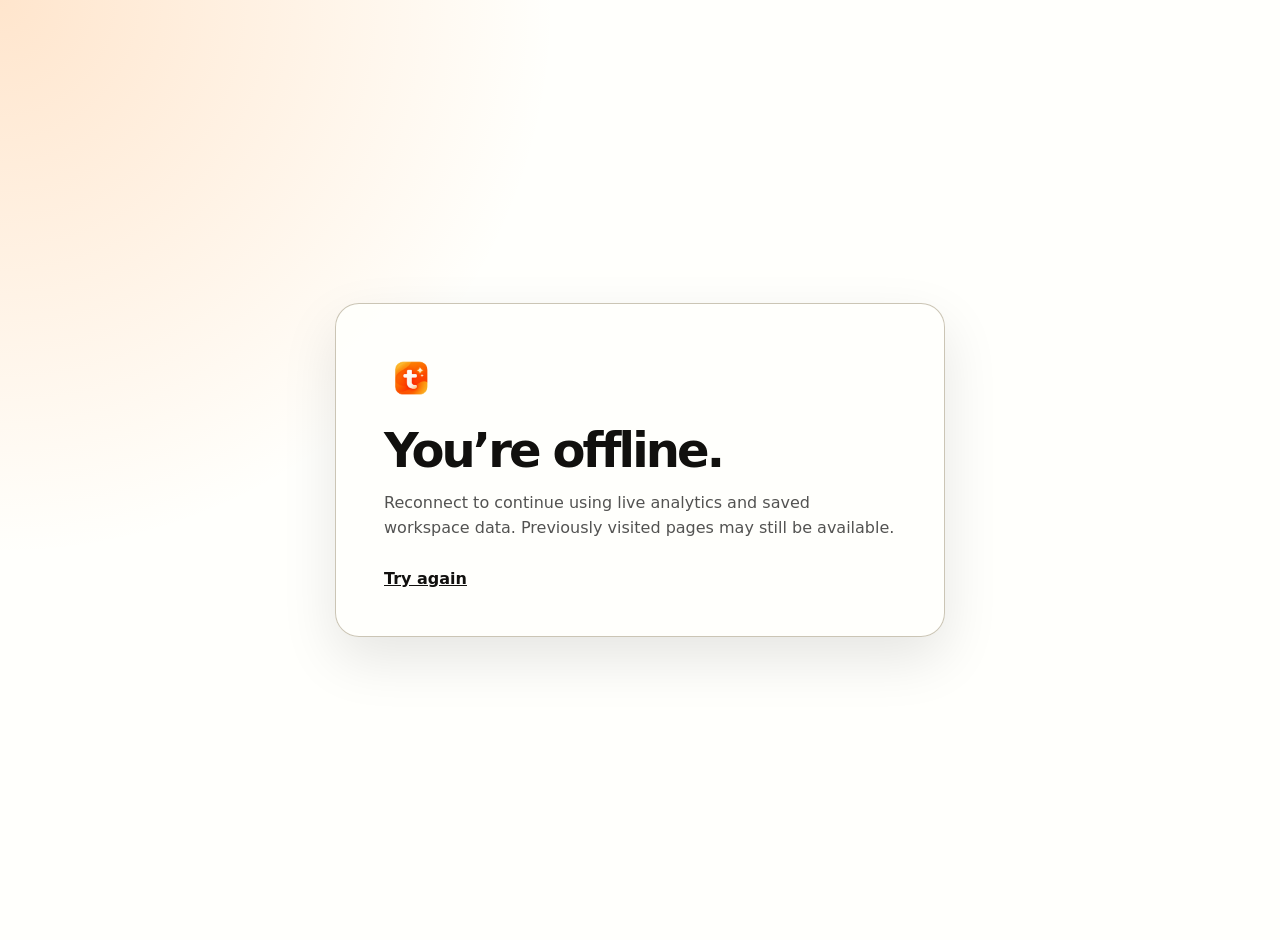
<file: offline.html>
<!DOCTYPE html>
<html lang="en">
  <head>
    <meta charset="UTF-8" />
    <meta name="viewport" content="width=device-width, initial-scale=1.0" />
    <meta name="theme-color" content="#ff7f11" />
    <title>Offline — trySearch</title>
    <style>
      :root { font-family: Inter, system-ui, sans-serif; color: #11100e; background: #fffffc; }
      body { min-height: 100vh; margin: 0; display: grid; place-items: center; padding: 1.25rem; background: radial-gradient(circle at top left, rgba(255,127,17,.2), transparent 35%), #fffffc; }
      main { width: min(100%, 32rem); padding: clamp(1.6rem, 7vw, 3rem); border: 1px solid rgba(190,183,164,.8); border-radius: 1.5rem; background: rgba(255,255,252,.9); box-shadow: 0 22px 55px rgba(0,0,0,.1); }
      .mark { display: block; width: 3.35rem; height: 3.35rem; object-fit: contain; }
      h1 { margin: 1.25rem 0 .5rem; font-size: clamp(2rem, 8vw, 3rem); letter-spacing: -.06em; line-height: 1; }
      p { color: rgba(0,0,0,.68); line-height: 1.6; } a { display: inline-block; margin-top: .75rem; color: #11100e; font-weight: 700; }
    </style>
  </head>
  <body><main><img class="mark" src="/trysearch-logo.png" alt="trySearch" /><h1>You’re offline.</h1><p>Reconnect to continue using live analytics and saved workspace data. Previously visited pages may still be available.</p><a href="/">Try again</a></main></body>
</html>
</file>
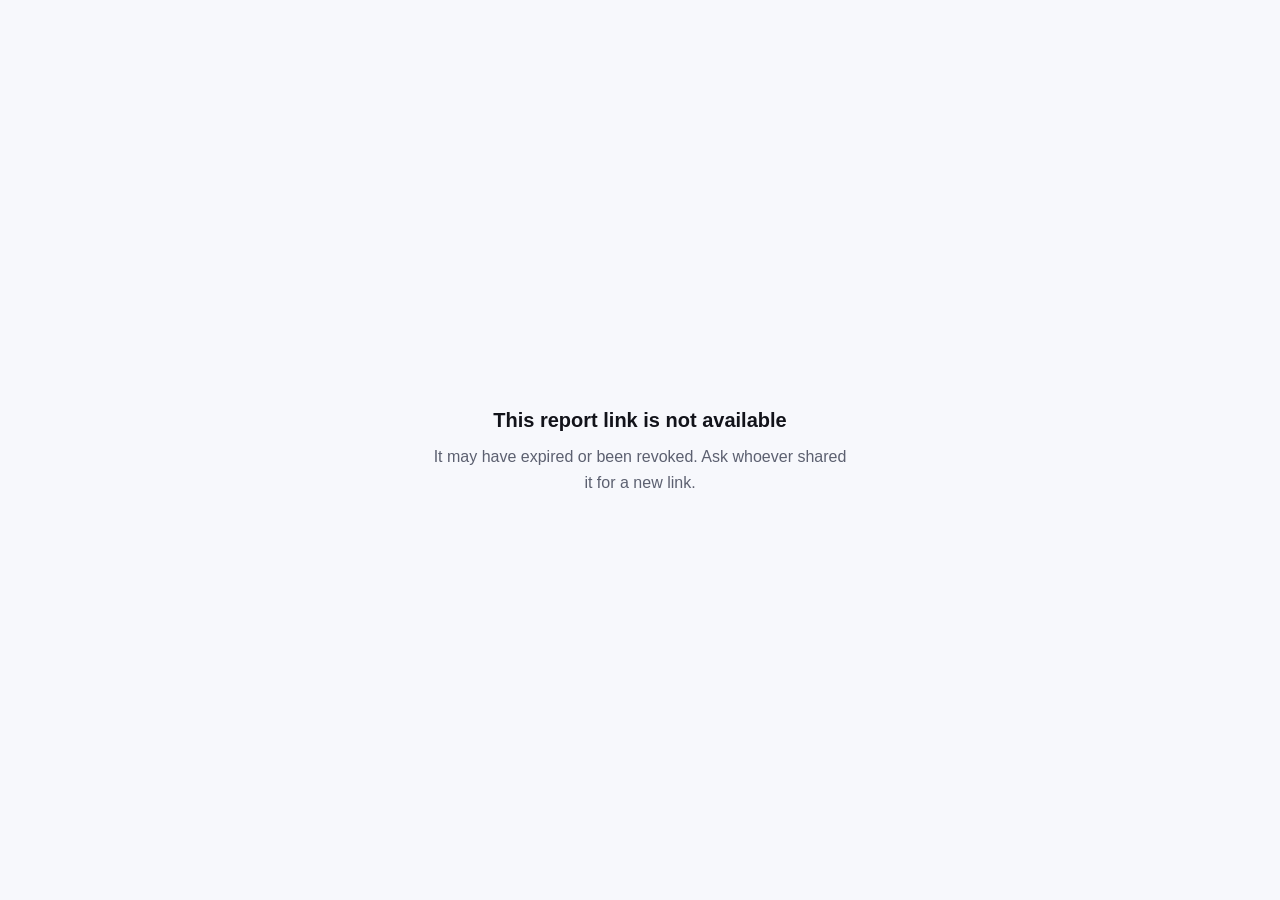
<file: templates/report_unavailable.html>
<!doctype html>
<html lang="en"><head><meta charset="utf-8">
<meta name="robots" content="noindex, nofollow">
<title>Report unavailable</title>
<style>body{font:16px/1.6 -apple-system,BlinkMacSystemFont,"Segoe UI",Roboto,sans-serif;
color:#12131a;background:#f7f8fc;display:grid;place-items:center;height:100vh;margin:0}
div{text-align:center;max-width:420px;padding:32px}h1{font-size:20px;margin:0 0 8px}
p{color:#5c6070;margin:0}</style></head>
<body><div>
<h1>This report link is not available</h1>
<p>It may have expired or been revoked. Ask whoever shared it for a new link.</p>
</div></body></html>
</file>
